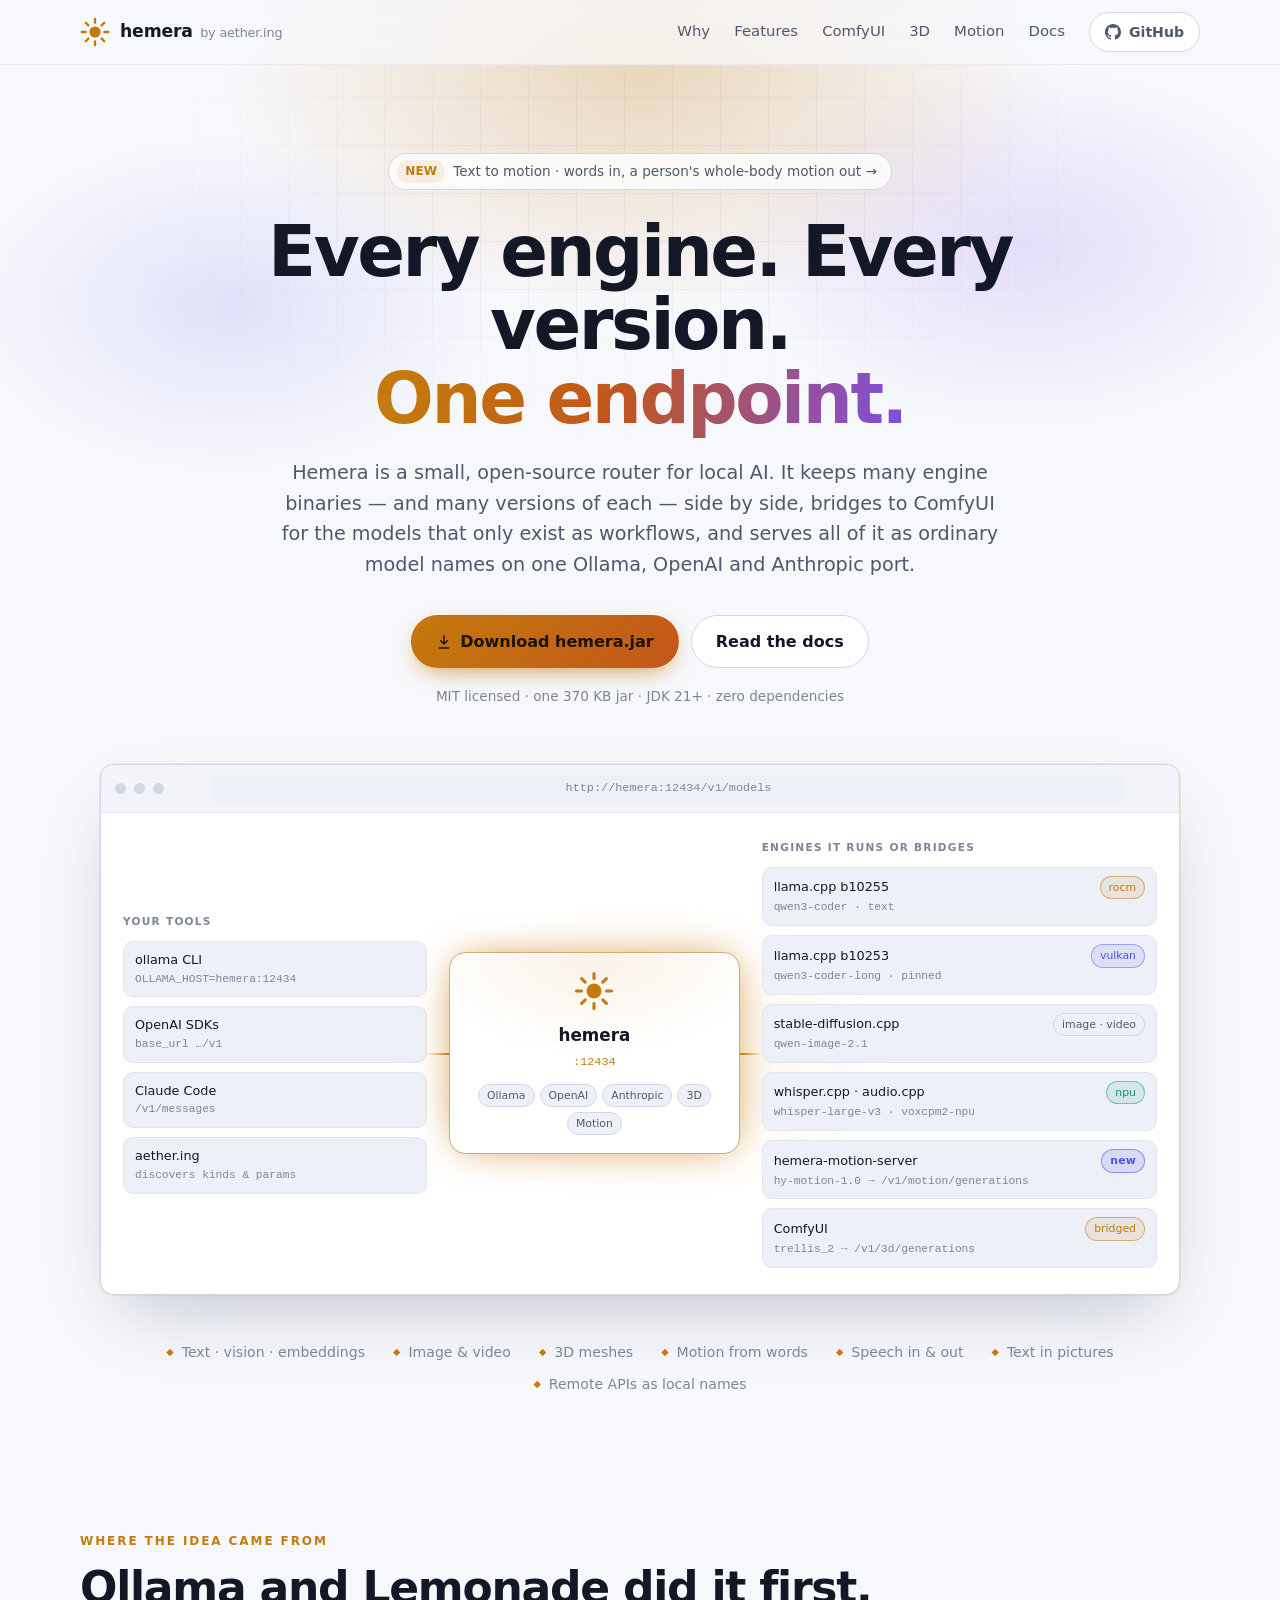
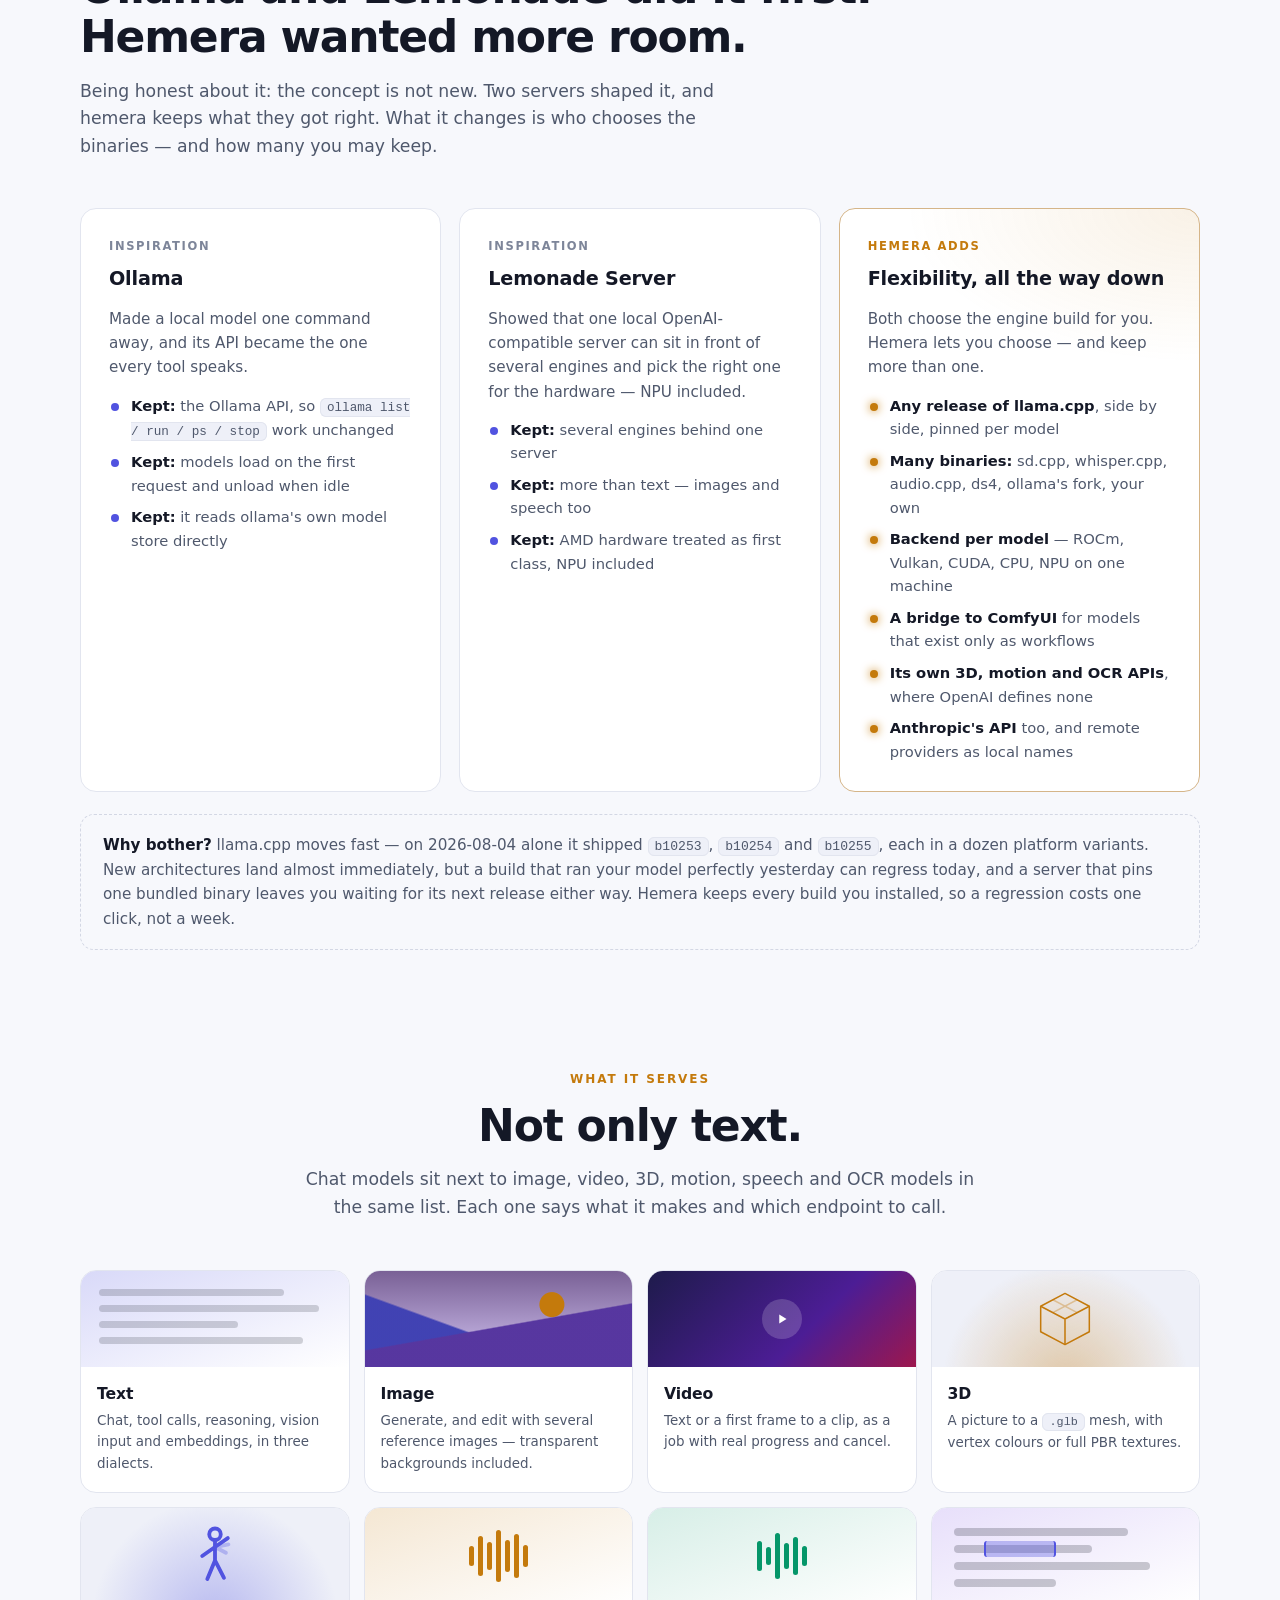
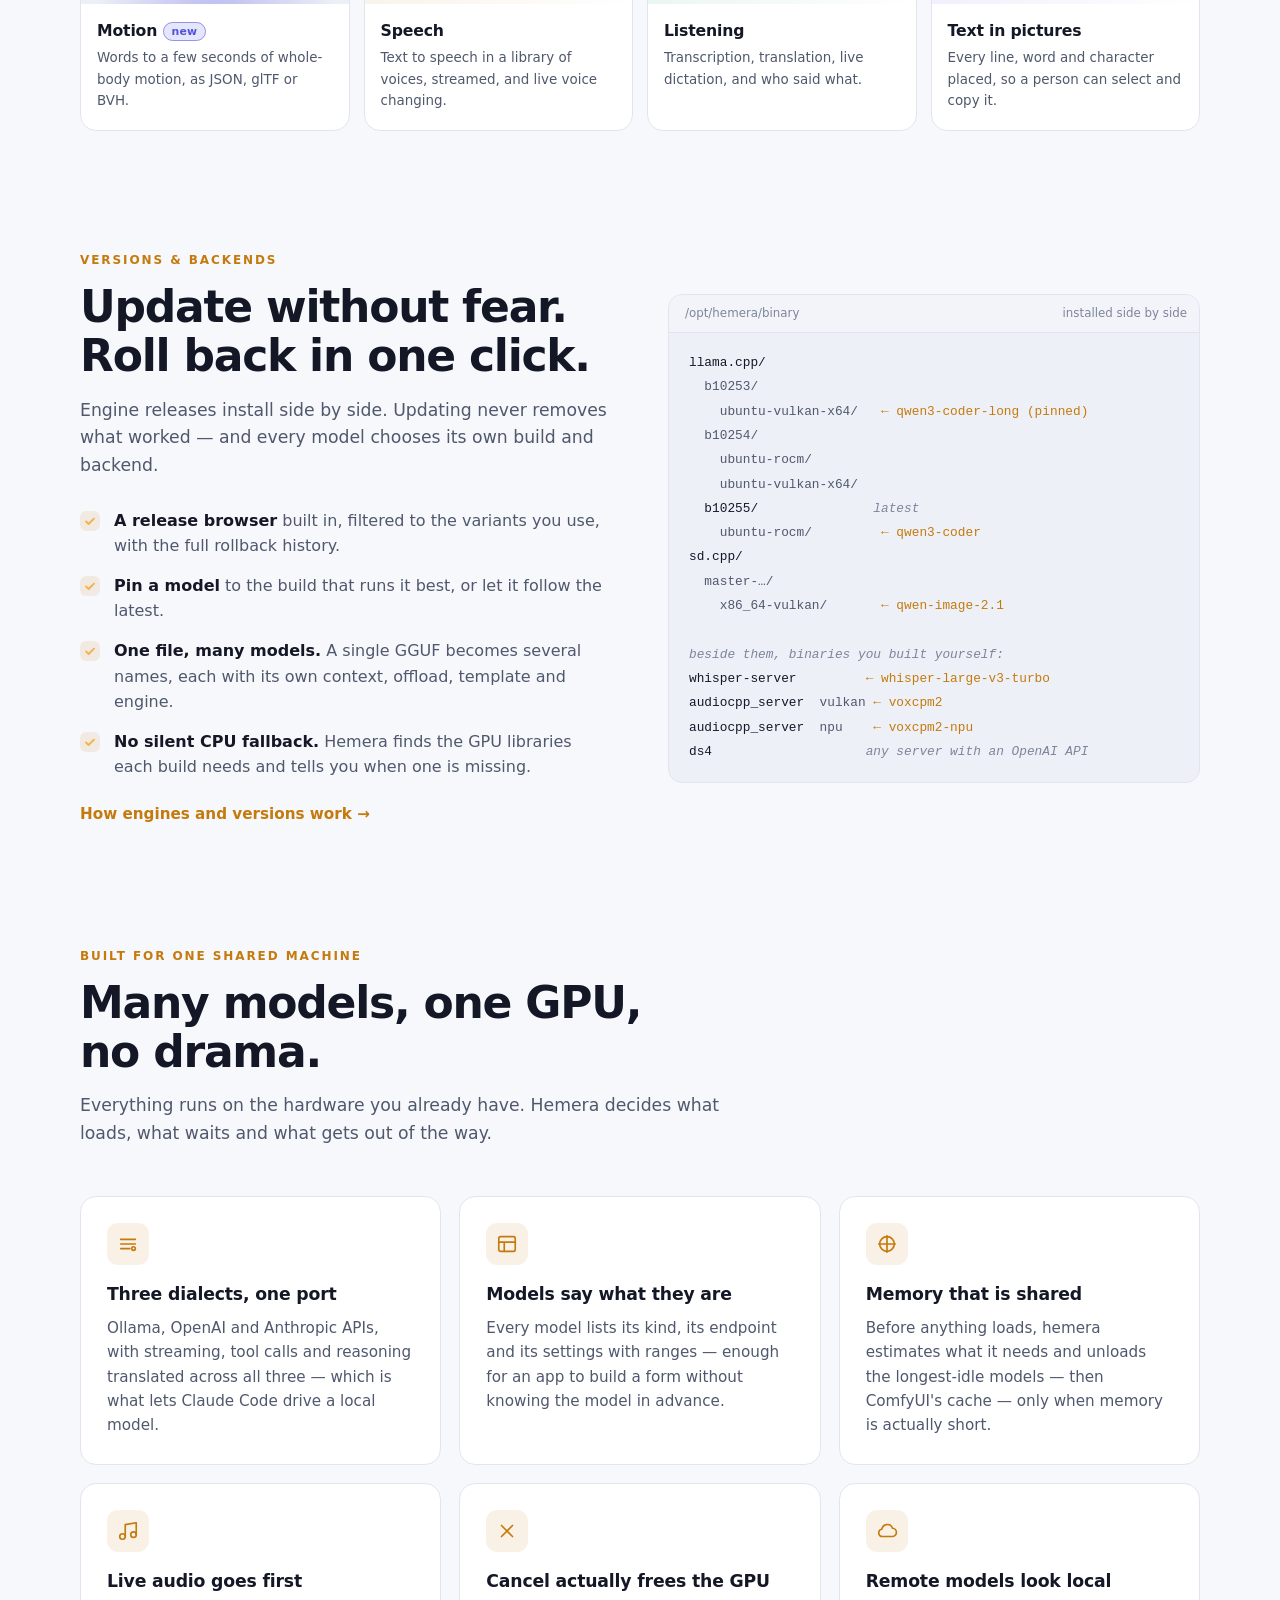
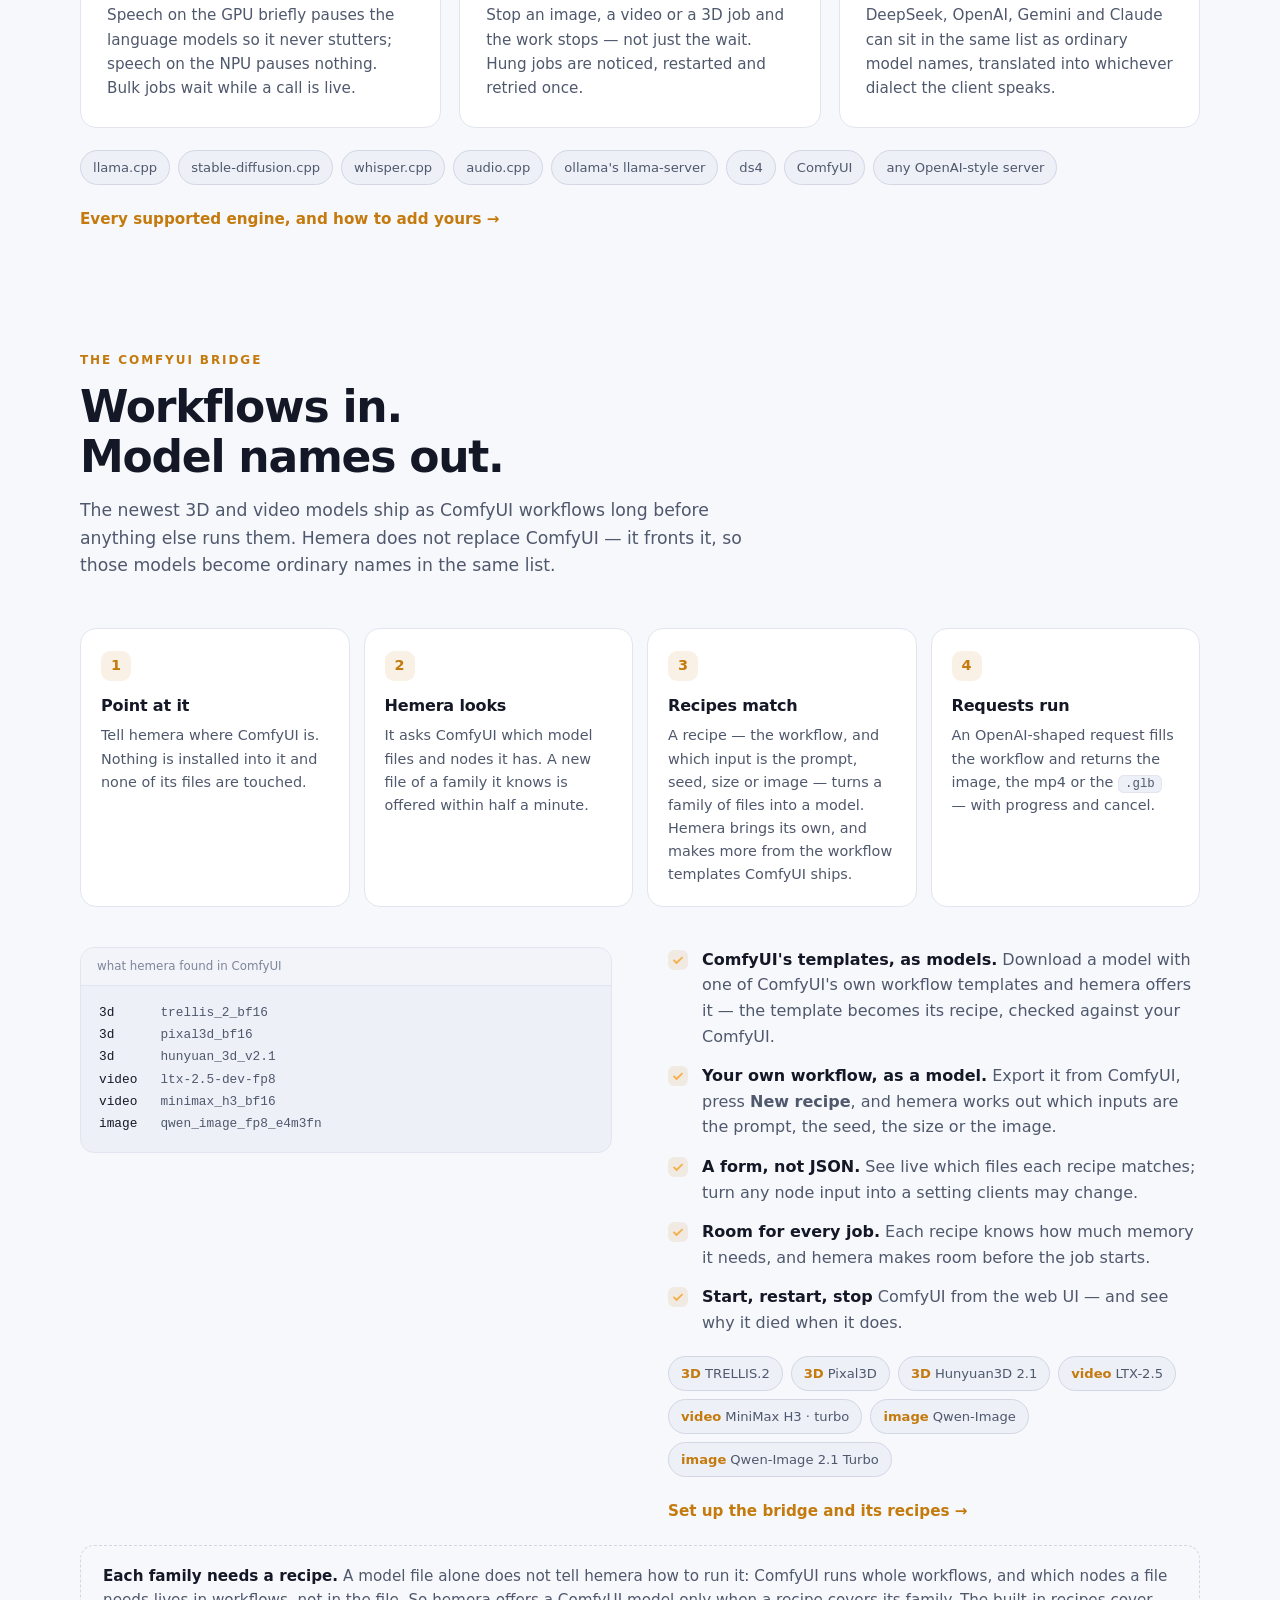
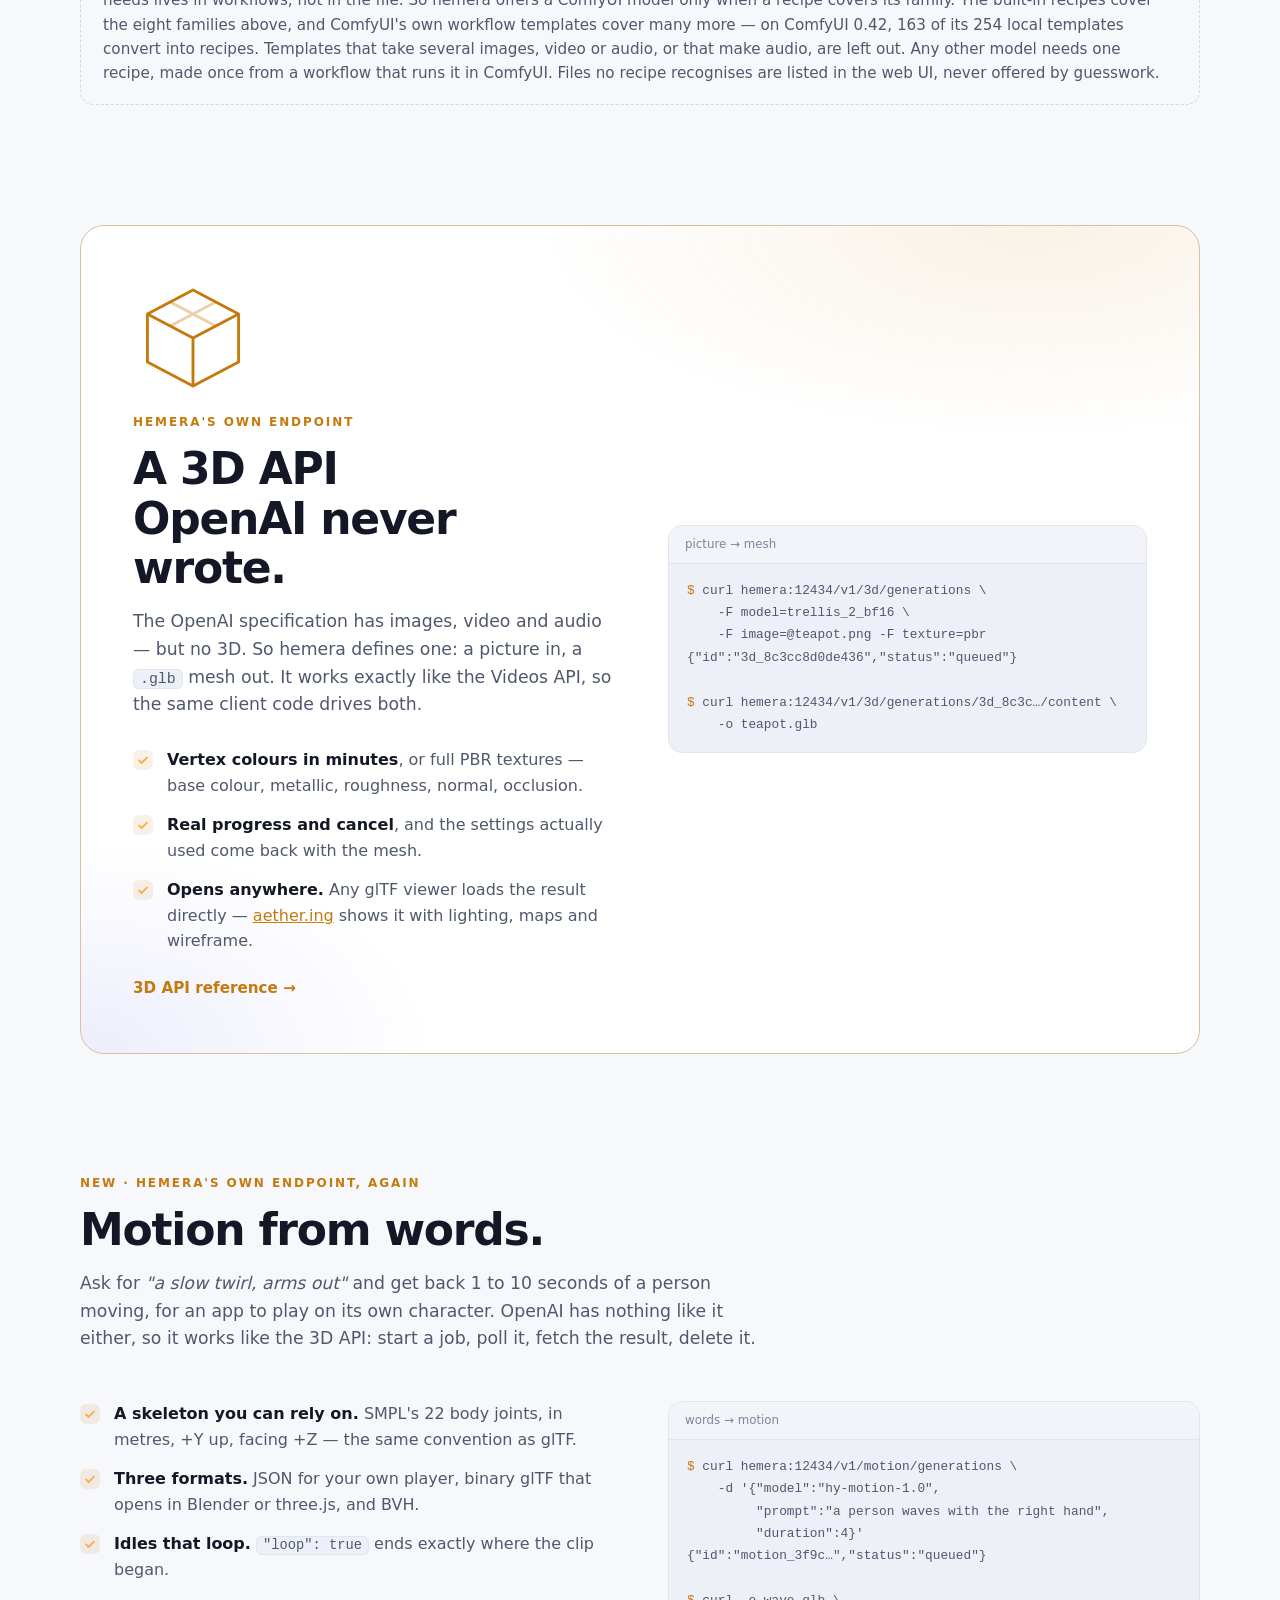
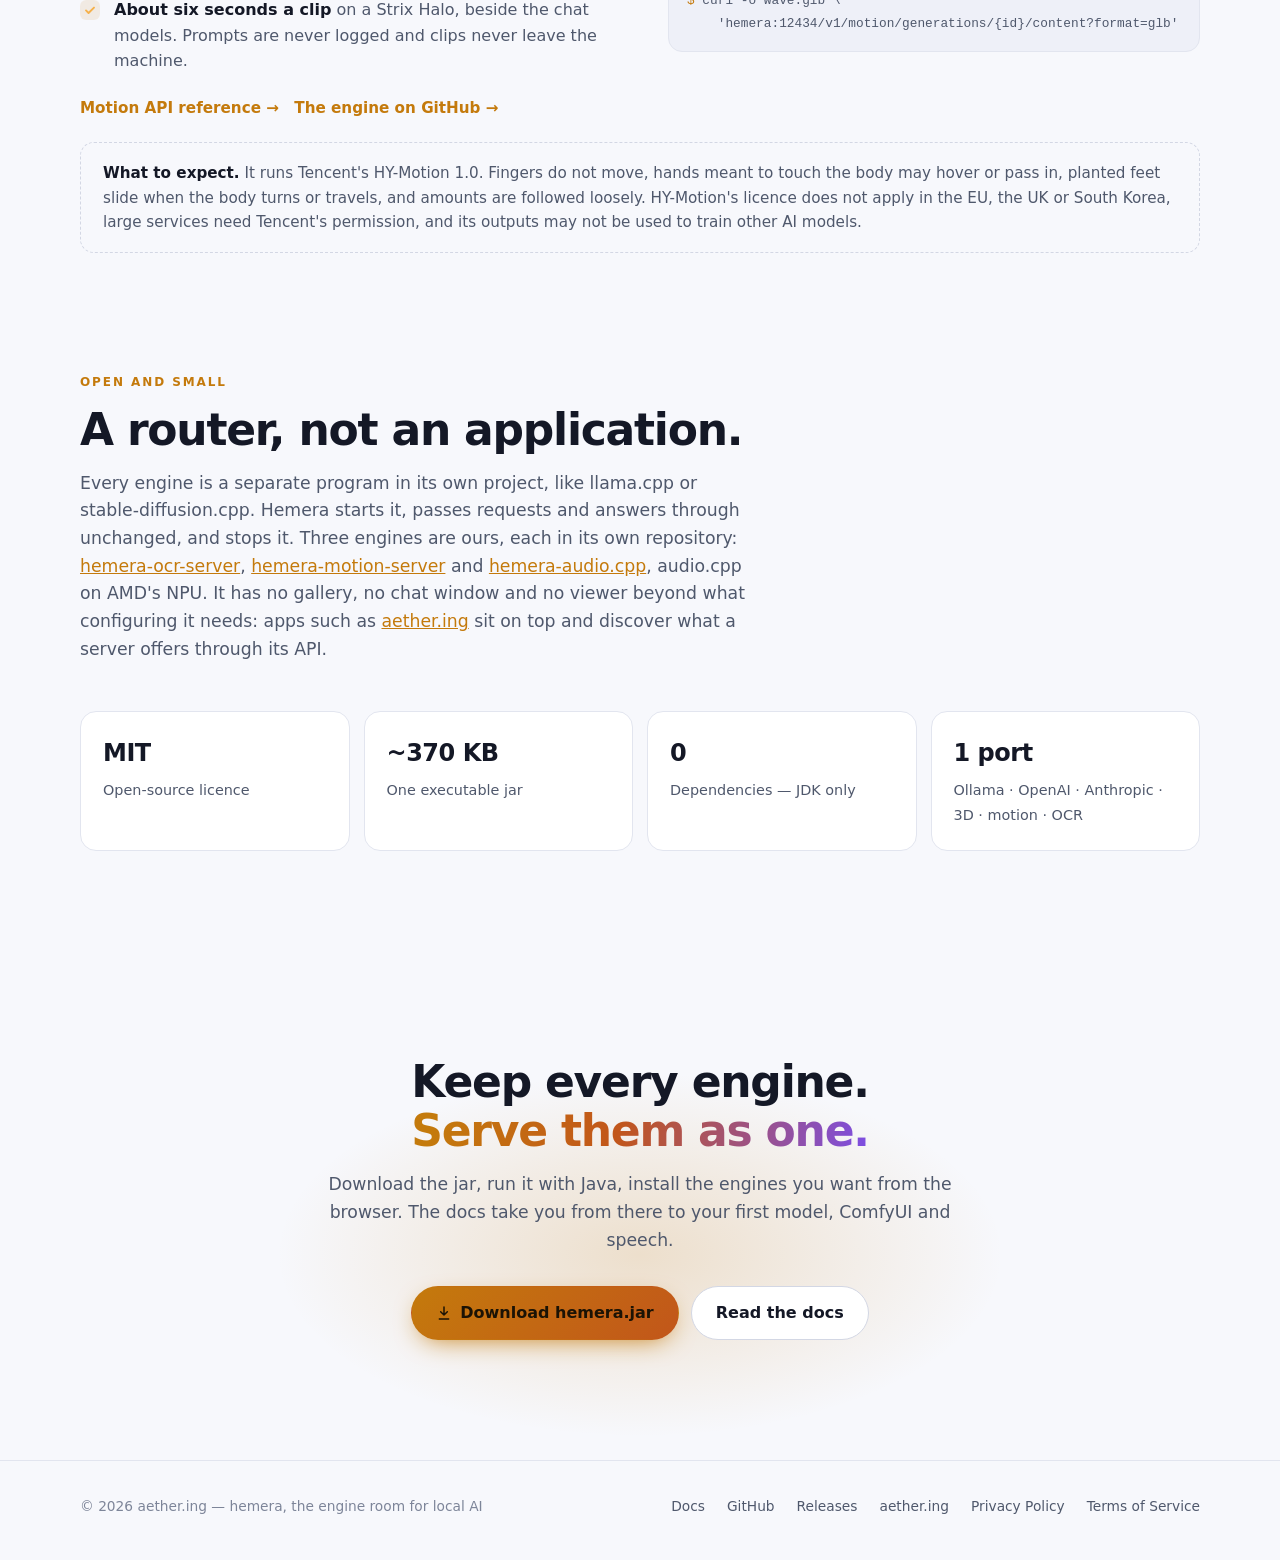
<file: site/index.html>
<!DOCTYPE html>
<html lang="en">
<head>
  <meta charset="UTF-8">
  <meta name="viewport" content="width=device-width, initial-scale=1.0">
  <title>Hemera — every engine, every version, one endpoint</title>
  <meta name="description" content="Hemera is an open-source router for local AI engines: every llama.cpp release side by side, stable-diffusion.cpp, whisper.cpp, audio.cpp and a ComfyUI bridge, behind one Ollama, OpenAI and Anthropic endpoint — with its own 3D generation API. One dependency-free jar.">
  <meta name="theme-color" content="#0b0e14">
  <meta property="og:title" content="Hemera — every engine, every version, one endpoint">
  <meta property="og:description" content="A zero-dependency router for local AI: many engine binaries and versions side by side, a ComfyUI bridge, and a 3D generation API OpenAI never wrote.">
  <meta property="og:image" content="https://aether.ing/aether.png">
  <link rel="icon" href="data:image/svg+xml,%3Csvg xmlns='http://www.w3.org/2000/svg' viewBox='0 0 64 64'%3E%3Ccircle cx='32' cy='32' r='13' fill='%23f5b14c'/%3E%3Cg stroke='%23f5b14c' stroke-width='5' stroke-linecap='round'%3E%3Cpath d='M32 4v8M32 52v8M4 32h8M52 32h8M12.2 12.2l5.7 5.7M46.1 46.1l5.7 5.7M12.2 51.8l5.7-5.7M46.1 17.9l5.7-5.7'/%3E%3C/g%3E%3C/svg%3E">
  <link rel="apple-touch-icon" href="../aether.png">
  <link rel="stylesheet" href="style.css?v=4">
</head>
<body>
<header class="nav">
  <div class="wrap">
    <a class="brand" href="./">
      <svg viewBox="0 0 64 64" xmlns="http://www.w3.org/2000/svg" fill="none" aria-hidden="true"><circle cx="32" cy="32" r="12" fill="currentColor"/><g stroke="currentColor" stroke-width="5" stroke-linecap="round"><path d="M32 4v8M32 52v8M4 32h8M52 32h8M12.2 12.2l5.7 5.7M46.1 46.1l5.7 5.7M12.2 51.8l5.7-5.7M46.1 17.9l5.7-5.7"/></g></svg>
      <span><strong>hemera</strong> <small>by aether.ing</small></span>
    </a>
    <nav class="nav-links">
      <a class="hide-sm" href="#why">Why</a>
      <a class="hide-sm" href="#features">Features</a>
      <a class="hide-sm" href="#comfyui">ComfyUI</a>
      <a class="hide-sm" href="#three">3D</a>
      <a class="hide-sm" href="#motion">Motion</a>
      <a href="docs/">Docs</a>
      <a class="btn btn-ghost" href="https://github.com/peprasetya/hemera"><svg width="16" height="16" viewBox="0 0 16 16" fill="currentColor" aria-hidden="true"><path d="M8 0C3.58 0 0 3.58 0 8c0 3.54 2.29 6.53 5.47 7.59.4.07.55-.17.55-.38 0-.19-.01-.82-.01-1.49-2.01.37-2.53-.49-2.69-.94-.09-.23-.48-.94-.82-1.13-.28-.15-.68-.52-.01-.53.63-.01 1.08.58 1.23.82.72 1.21 1.87.87 2.33.66.07-.52.28-.87.51-1.07-1.78-.2-3.64-.89-3.64-3.95 0-.87.31-1.59.82-2.15-.08-.2-.36-1.02.08-2.12 0 0 .67-.21 2.2.82.64-.18 1.32-.27 2-.27.68 0 1.36.09 2 .27 1.53-1.04 2.2-.82 2.2-.82.44 1.1.16 1.92.08 2.12.51.56.82 1.27.82 2.15 0 3.07-1.87 3.75-3.65 3.95.29.25.54.73.54 1.48 0 1.07-.01 1.93-.01 2.2 0 .21.15.46.55.38A8.01 8.01 0 0 0 16 8c0-4.42-3.58-8-8-8z"/></svg>GitHub</a>
    </nav>
  </div>
</header>

<main>
  <!-- ======================= HERO ======================= -->
  <div class="hero">
    <div class="wrap">
      <a class="pill" href="#motion"><b>NEW</b> Text to motion · words in, a person's whole-body motion out →</a>
      <h1>Every engine. Every version.<br><span class="grad">One endpoint.</span></h1>
      <p class="lede">
        Hemera is a small, open-source router for local AI. It keeps many engine binaries — and many
        versions of each — side by side, bridges to ComfyUI for the models that only exist as workflows,
        and serves all of it as ordinary model names on one Ollama, OpenAI and Anthropic port.
      </p>
      <div class="cta">
        <a class="btn btn-sun" href="https://github.com/peprasetya/hemera/releases/latest/download/hemera.jar"><svg width="16" height="16" viewBox="0 0 24 24" fill="none" stroke="currentColor" stroke-width="2.2" stroke-linecap="round" stroke-linejoin="round" aria-hidden="true"><path d="M12 3v12M7 10l5 5 5-5M5 21h14"/></svg>Download hemera.jar</a>
        <a class="btn btn-ghost" href="docs/">Read the docs</a>
      </div>
      <div class="fine">MIT licensed · one 370 KB jar · JDK 21+ · zero dependencies</div>

      <div class="stage reveal">
        <div class="window" role="img" aria-label="Clients such as the Ollama CLI, OpenAI SDKs, Claude Code and aether.ing talk to hemera on port 12434, which routes to llama.cpp builds, stable-diffusion.cpp, whisper.cpp, audio.cpp, motion and OCR engines, and ComfyUI">
          <div class="titlebar">
            <span class="dot"></span><span class="dot"></span><span class="dot"></span>
            <div class="url">http://hemera:12434/v1/models</div>
          </div>
          <div class="flow">
            <div class="col clients">
              <div class="col-label">Your tools</div>
              <div class="node">ollama CLI<small>OLLAMA_HOST=hemera:12434</small></div>
              <div class="node">OpenAI SDKs<small>base_url …/v1</small></div>
              <div class="node">Claude Code<small>/v1/messages</small></div>
              <div class="node">aether.ing<small>discovers kinds &amp; params</small></div>
            </div>
            <div class="hub-wrap">
              <div class="hub">
                <svg viewBox="0 0 64 64" xmlns="http://www.w3.org/2000/svg" fill="none" aria-hidden="true"><circle cx="32" cy="32" r="12" fill="currentColor"/><g stroke="currentColor" stroke-width="5" stroke-linecap="round"><path d="M32 4v8M32 52v8M4 32h8M52 32h8M12.2 12.2l5.7 5.7M46.1 46.1l5.7 5.7M12.2 51.8l5.7-5.7M46.1 17.9l5.7-5.7"/></g></svg>
                <b>hemera</b>
                <span class="port">:12434</span>
                <div class="dialects"><span>Ollama</span><span>OpenAI</span><span>Anthropic</span><span>3D</span><span>Motion</span></div>
              </div>
            </div>
            <div class="col engines">
              <div class="col-label">Engines it runs or bridges</div>
              <div class="node"><div class="row"><span>llama.cpp b10255</span><span class="tag sun">rocm</span></div><small>qwen3-coder · text</small></div>
              <div class="node"><div class="row"><span>llama.cpp b10253</span><span class="tag ind">vulkan</span></div><small>qwen3-coder-long · pinned</small></div>
              <div class="node"><div class="row"><span>stable-diffusion.cpp</span><span class="tag">image · video</span></div><small>qwen-image-2.1</small></div>
              <div class="node"><div class="row"><span>whisper.cpp · audio.cpp</span><span class="tag ok">npu</span></div><small>whisper-large-v3 · voxcpm2-npu</small></div>
              <div class="node"><div class="row"><span>hemera-motion-server</span><span class="tag new">new</span></div><small>hy-motion-1.0 → /v1/motion/generations</small></div>
              <div class="node"><div class="row"><span>ComfyUI</span><span class="tag sun">bridged</span></div><small>trellis_2 → /v1/3d/generations</small></div>
            </div>
          </div>
        </div>
      </div>

      <div class="strip">
        <span>Text · vision · embeddings</span><span>Image &amp; video</span><span>3D meshes</span><span>Motion from words</span><span>Speech in &amp; out</span><span>Text in pictures</span><span>Remote APIs as local names</span>
      </div>
    </div>
  </div>

  <!-- ======================= WHY / ORIGINS ======================= -->
  <section id="why">
    <div class="wrap">
      <div class="head reveal">
        <div class="eyebrow">Where the idea came from</div>
        <h2>Ollama and Lemonade did it first.<br>Hemera wanted more room.</h2>
        <p class="sub">Being honest about it: the concept is not new. Two servers shaped it, and hemera keeps what they got right. What it changes is who chooses the binaries — and how many you may keep.</p>
      </div>
      <div class="origins">
        <div class="origin reveal">
          <div class="who">Inspiration</div>
          <h3>Ollama</h3>
          <p>Made a local model one command away, and its API became the one every tool speaks.</p>
          <ul>
            <li><b>Kept:</b> the Ollama API, so <code>ollama list / run / ps / stop</code> work unchanged</li>
            <li><b>Kept:</b> models load on the first request and unload when idle</li>
            <li><b>Kept:</b> it reads ollama's own model store directly</li>
          </ul>
        </div>
        <div class="origin reveal">
          <div class="who">Inspiration</div>
          <h3>Lemonade Server</h3>
          <p>Showed that one local OpenAI-compatible server can sit in front of several engines and pick the right one for the hardware — NPU included.</p>
          <ul>
            <li><b>Kept:</b> several engines behind one server</li>
            <li><b>Kept:</b> more than text — images and speech too</li>
            <li><b>Kept:</b> AMD hardware treated as first class, NPU included</li>
          </ul>
        </div>
        <div class="origin us reveal">
          <div class="who" style="color:var(--sun)">Hemera adds</div>
          <h3>Flexibility, all the way down</h3>
          <p>Both choose the engine build for you. Hemera lets you choose — and keep more than one.</p>
          <ul>
            <li><b>Any release of llama.cpp</b>, side by side, pinned per model</li>
            <li><b>Many binaries:</b> sd.cpp, whisper.cpp, audio.cpp, ds4, ollama's fork, your own</li>
            <li><b>Backend per model</b> — ROCm, Vulkan, CUDA, CPU, NPU on one machine</li>
            <li><b>A bridge to ComfyUI</b> for models that exist only as workflows</li>
            <li><b>Its own 3D, motion and OCR APIs</b>, where OpenAI defines none</li>
            <li><b>Anthropic's API</b> too, and remote providers as local names</li>
          </ul>
        </div>
      </div>
      <div class="honest reveal">
        <b>Why bother?</b> llama.cpp moves fast — on 2026-08-04 alone it shipped <code>b10253</code>, <code>b10254</code> and <code>b10255</code>, each in a dozen platform variants. New architectures land almost immediately, but a build that ran your model perfectly yesterday can regress today, and a server that pins one bundled binary leaves you waiting for its next release either way. Hemera keeps every build you installed, so a regression costs one click, not a week.
      </div>
    </div>
  </section>

  <!-- ======================= WHAT IT SERVES ======================= -->
  <section id="features" style="padding-top:24px">
    <div class="wrap">
      <div class="head center reveal">
        <div class="eyebrow">What it serves</div>
        <h2>Not only text.</h2>
        <p class="sub">Chat models sit next to image, video, 3D, motion, speech and OCR models in the same list. Each one says what it makes and which endpoint to call.</p>
      </div>
      <div class="kinds">
        <div class="kind reveal">
          <div class="art art-text"><i style="width:80%"></i><i style="width:95%"></i><i style="width:60%"></i><i style="width:88%"></i></div>
          <div class="body"><h3>Text</h3><p>Chat, tool calls, reasoning, vision input and embeddings, in three dialects.</p></div>
        </div>
        <div class="kind reveal">
          <div class="art art-image"></div>
          <div class="body"><h3>Image</h3><p>Generate, and edit with several reference images — transparent backgrounds included.</p></div>
        </div>
        <div class="kind reveal">
          <div class="art art-video"></div>
          <div class="body"><h3>Video</h3><p>Text or a first frame to a clip, as a job with real progress and cancel.</p></div>
        </div>
        <div class="kind reveal">
          <div class="art art-3d"><svg viewBox="0 0 100 100" fill="none" stroke="currentColor" stroke-width="2.4" stroke-linejoin="round" aria-hidden="true"><path d="M50 10 88 30v40L50 90 12 70V30z"/><path d="M12 30l38 20 38-20M50 50v40"/><path d="M31 20l38 20M69 20 31 40" opacity=".35"/></svg></div>
          <div class="body"><h3>3D</h3><p>A picture to a <code>.glb</code> mesh, with vertex colours or full PBR textures.</p></div>
        </div>
        <div class="kind reveal">
          <div class="art art-motion"><svg viewBox="0 0 100 100" fill="none" stroke="currentColor" stroke-width="6" stroke-linecap="round" stroke-linejoin="round" aria-hidden="true"><circle cx="50" cy="16" r="9"/><path d="M50 27v30M50 57 38 86M50 57l14 27M50 36 30 50"/><path class="arm" d="M50 36l20-14"/><path d="M50 36l21-4M50 36l17 9" opacity=".3"/></svg></div>
          <div class="body"><h3>Motion <span class="tag new">new</span></h3><p>Words to a few seconds of whole-body motion, as JSON, glTF or BVH.</p></div>
        </div>
        <div class="kind reveal">
          <div class="art art-voice"><i style="height:20px;animation-delay:-.1s"></i><i style="height:40px;animation-delay:-.5s"></i><i style="height:28px;animation-delay:-.3s"></i><i style="height:52px;animation-delay:-.8s"></i><i style="height:32px;animation-delay:-.2s"></i><i style="height:44px;animation-delay:-.6s"></i><i style="height:22px;animation-delay:-.4s"></i></div>
          <div class="body"><h3>Speech</h3><p>Text to speech in a library of voices, streamed, and live voice changing.</p></div>
        </div>
        <div class="kind reveal">
          <div class="art art-ear"><i style="height:30px;animation-delay:-.3s"></i><i style="height:18px;animation-delay:-.7s"></i><i style="height:46px;animation-delay:-.1s"></i><i style="height:26px;animation-delay:-.5s"></i><i style="height:38px;animation-delay:-.9s"></i><i style="height:20px;animation-delay:-.2s"></i></div>
          <div class="body"><h3>Listening</h3><p>Transcription, translation, live dictation, and who said what.</p></div>
        </div>
        <div class="kind reveal">
          <div class="art art-ocr"><i style="width:78%"></i><i style="width:62%"><b style="left:22%;width:52%"></b></i><i style="width:88%"></i><i style="width:46%"></i></div>
          <div class="body"><h3>Text in pictures</h3><p>Every line, word and character placed, so a person can select and copy it.</p></div>
        </div>
      </div>
    </div>
  </section>

  <!-- ======================= VERSIONS ======================= -->
  <section id="versions" style="padding-top:24px">
    <div class="wrap split">
      <div class="reveal">
        <div class="eyebrow">Versions &amp; backends</div>
        <h2>Update without fear.<br>Roll back in one click.</h2>
        <p class="sub">Engine releases install side by side. Updating never removes what worked — and every model chooses its own build and backend.</p>
        <ul class="checks">
          <li><b>A release browser</b> built in, filtered to the variants you use, with the full rollback history.</li>
          <li><b>Pin a model</b> to the build that runs it best, or let it follow the latest.</li>
          <li><b>One file, many models.</b> A single GGUF becomes several names, each with its own context, offload, template and engine.</li>
          <li><b>No silent CPU fallback.</b> Hemera finds the GPU libraries each build needs and tells you when one is missing.</li>
        </ul>
        <a class="more" href="docs/#engines">How engines and versions work →</a>
      </div>
      <div class="term reveal">
        <div class="bar"><span>/opt/hemera/binary</span><span>installed side by side</span></div>
        <div class="tree"><span class="on">llama.cpp/</span>
  b10253/
    ubuntu-vulkan-x64/   <span class="pin">← qwen3-coder-long (pinned)</span>
  b10254/
    ubuntu-rocm/
    ubuntu-vulkan-x64/
  <span class="on">b10255/</span>               <span class="c">latest</span>
    ubuntu-rocm/         <span class="pin">← qwen3-coder</span>
<span class="on">sd.cpp/</span>
  master-…/
    x86_64-vulkan/       <span class="pin">← qwen-image-2.1</span>

<span class="c">beside them, binaries you built yourself:</span>
<span class="on">whisper-server</span>         <span class="pin">← whisper-large-v3-turbo</span>
<span class="on">audiocpp_server</span>  vulkan <span class="pin">← voxcpm2</span>
<span class="on">audiocpp_server</span>  npu    <span class="pin">← voxcpm2-npu</span>
<span class="on">ds4</span>                    <span class="c">any server with an OpenAI API</span></div>
      </div>
    </div>
  </section>

  <!-- ======================= FEATURE CARDS ======================= -->
  <section style="padding-top:24px">
    <div class="wrap">
      <div class="head reveal">
        <div class="eyebrow">Built for one shared machine</div>
        <h2>Many models, one GPU,<br>no drama.</h2>
        <p class="sub">Everything runs on the hardware you already have. Hemera decides what loads, what waits and what gets out of the way.</p>
      </div>
      <div class="grid">
        <div class="card reveal">
          <div class="ico"><svg viewBox="0 0 24 24" fill="none" stroke="currentColor" stroke-width="1.8" stroke-linecap="round" stroke-linejoin="round"><path d="M4 7h16M4 12h16M4 17h10"/><circle cx="18" cy="17" r="2"/></svg></div>
          <h3>Three dialects, one port</h3>
          <p>Ollama, OpenAI and Anthropic APIs, with streaming, tool calls and reasoning translated across all three — which is what lets Claude Code drive a local model.</p>
        </div>
        <div class="card reveal">
          <div class="ico"><svg viewBox="0 0 24 24" fill="none" stroke="currentColor" stroke-width="1.8" stroke-linecap="round" stroke-linejoin="round"><rect x="3" y="4" width="18" height="16" rx="2"/><path d="M3 10h18M9 10v10"/></svg></div>
          <h3>Models say what they are</h3>
          <p>Every model lists its kind, its endpoint and its settings with ranges — enough for an app to build a form without knowing the model in advance.</p>
        </div>
        <div class="card reveal">
          <div class="ico"><svg viewBox="0 0 24 24" fill="none" stroke="currentColor" stroke-width="1.8" stroke-linecap="round" stroke-linejoin="round"><path d="M12 3v18M3 12h18"/><circle cx="12" cy="12" r="8"/></svg></div>
          <h3>Memory that is shared</h3>
          <p>Before anything loads, hemera estimates what it needs and unloads the longest-idle models — then ComfyUI's cache — only when memory is actually short.</p>
        </div>
        <div class="card reveal">
          <div class="ico"><svg viewBox="0 0 24 24" fill="none" stroke="currentColor" stroke-width="1.8" stroke-linecap="round" stroke-linejoin="round"><path d="M9 18V5l12-2v13"/><circle cx="6" cy="18" r="3"/><circle cx="18" cy="16" r="3"/></svg></div>
          <h3>Live audio goes first</h3>
          <p>Speech on the GPU briefly pauses the language models so it never stutters; speech on the NPU pauses nothing. Bulk jobs wait while a call is live.</p>
        </div>
        <div class="card reveal">
          <div class="ico"><svg viewBox="0 0 24 24" fill="none" stroke="currentColor" stroke-width="1.8" stroke-linecap="round" stroke-linejoin="round"><path d="M6 6l12 12M18 6 6 18"/></svg></div>
          <h3>Cancel actually frees the GPU</h3>
          <p>Stop an image, a video or a 3D job and the work stops — not just the wait. Hung jobs are noticed, restarted and retried once.</p>
        </div>
        <div class="card reveal">
          <div class="ico"><svg viewBox="0 0 24 24" fill="none" stroke="currentColor" stroke-width="1.8" stroke-linecap="round" stroke-linejoin="round"><path d="M7 18a4 4 0 0 1-.6-7.95A6 6 0 0 1 18 9a4.5 4.5 0 0 1-.5 9z"/></svg></div>
          <h3>Remote models look local</h3>
          <p>DeepSeek, OpenAI, Gemini and Claude can sit in the same list as ordinary model names, translated into whichever dialect the client speaks.</p>
        </div>
      </div>
      <div class="engine-strip reveal">
        <span class="chip">llama.cpp</span><span class="chip">stable-diffusion.cpp</span><span class="chip">whisper.cpp</span><span class="chip">audio.cpp</span><span class="chip">ollama's llama-server</span><span class="chip">ds4</span><span class="chip">ComfyUI</span><span class="chip">any OpenAI-style server</span>
      </div>
      <a class="more reveal" href="docs/#engines">Every supported engine, and how to add yours →</a>
    </div>
  </section>

  <!-- ======================= COMFYUI ======================= -->
  <section id="comfyui" style="padding-top:24px">
    <div class="wrap">
      <div class="head reveal">
        <div class="eyebrow">The ComfyUI bridge</div>
        <h2>Workflows in.<br>Model names out.</h2>
        <p class="sub">The newest 3D and video models ship as ComfyUI workflows long before anything else runs them. Hemera does not replace ComfyUI — it fronts it, so those models become ordinary names in the same list.</p>
      </div>
      <div class="steps">
        <div class="step reveal"><h3>Point at it</h3><p>Tell hemera where ComfyUI is. Nothing is installed into it and none of its files are touched.</p></div>
        <div class="step reveal"><h3>Hemera looks</h3><p>It asks ComfyUI which model files and nodes it has. A new file of a family it knows is offered within half a minute.</p></div>
        <div class="step reveal"><h3>Recipes match</h3><p>A recipe — the workflow, and which input is the prompt, seed, size or image — turns a family of files into a model. Hemera brings its own, and makes more from the workflow templates ComfyUI ships.</p></div>
        <div class="step reveal"><h3>Requests run</h3><p>An OpenAI-shaped request fills the workflow and returns the image, the mp4 or the <code>.glb</code> — with progress and cancel.</p></div>
      </div>
      <div class="split" style="align-items:start">
        <div class="term reveal">
          <div class="bar"><span>what hemera found in ComfyUI</span></div>
<pre><span class="m">3d</span>      trellis_2_bf16
<span class="m">3d</span>      pixal3d_bf16
<span class="m">3d</span>      hunyuan_3d_v2.1
<span class="m">video</span>   ltx-2.5-dev-fp8
<span class="m">video</span>   minimax_h3_bf16
<span class="m">image</span>   qwen_image_fp8_e4m3fn</pre>
        </div>
        <div class="reveal">
          <ul class="checks" style="margin-top:0">
            <li><b>ComfyUI's templates, as models.</b> Download a model with one of ComfyUI's own workflow templates and hemera offers it — the template becomes its recipe, checked against your ComfyUI.</li>
            <li><b>Your own workflow, as a model.</b> Export it from ComfyUI, press <strong>New recipe</strong>, and hemera works out which inputs are the prompt, the seed, the size or the image.</li>
            <li><b>A form, not JSON.</b> See live which files each recipe matches; turn any node input into a setting clients may change.</li>
            <li><b>Room for every job.</b> Each recipe knows how much memory it needs, and hemera makes room before the job starts.</li>
            <li><b>Start, restart, stop</b> ComfyUI from the web UI — and see why it died when it does.</li>
          </ul>
          <div class="chips">
            <span class="chip"><b>3D</b>TRELLIS.2</span><span class="chip"><b>3D</b>Pixal3D</span><span class="chip"><b>3D</b>Hunyuan3D 2.1</span>
            <span class="chip"><b>video</b>LTX-2.5</span><span class="chip"><b>video</b>MiniMax H3 · turbo</span>
            <span class="chip"><b>image</b>Qwen-Image</span><span class="chip"><b>image</b>Qwen-Image 2.1 Turbo</span>
          </div>
          <a class="more" href="docs/#recipes">Set up the bridge and its recipes →</a>
        </div>
      </div>
      <div class="honest reveal">
        <b>Each family needs a recipe.</b> A model file alone does not tell hemera how to run it: ComfyUI runs whole workflows, and which nodes a file needs lives in workflows, not in the file. So hemera offers a ComfyUI model only when a recipe covers its family. The built-in recipes cover the eight families above, and ComfyUI's own workflow templates cover many more — on ComfyUI 0.42, 163 of its 254 local templates convert into recipes. Templates that take several images, video or audio, or that make audio, are left out. Any other model needs one recipe, made once from a workflow that runs it in ComfyUI. Files no recipe recognises are listed in the web UI, never offered by guesswork.
      </div>
    </div>
  </section>

  <!-- ======================= 3D ======================= -->
  <section id="three" style="padding-top:24px">
    <div class="wrap">
      <div class="three reveal">
        <div class="split" style="align-items:center">
          <div>
            <svg class="mesh" viewBox="0 0 100 100" fill="none" stroke="currentColor" stroke-width="2.4" stroke-linejoin="round" aria-hidden="true"><path d="M50 10 88 30v40L50 90 12 70V30z"/><path d="M12 30l38 20 38-20M50 50v40"/><path d="M31 20l38 20M69 20 31 40" opacity=".35"/></svg>
            <div class="eyebrow">hemera's own endpoint</div>
            <h2>A 3D API<br>OpenAI never wrote.</h2>
            <p class="sub">The OpenAI specification has images, video and audio — but no 3D. So hemera defines one: a picture in, a <code>.glb</code> mesh out. It works exactly like the Videos API, so the same client code drives both.</p>
            <ul class="checks">
              <li><b>Vertex colours in minutes</b>, or full PBR textures — base colour, metallic, roughness, normal, occlusion.</li>
              <li><b>Real progress and cancel</b>, and the settings actually used come back with the mesh.</li>
              <li><b>Opens anywhere.</b> Any glTF viewer loads the result directly — <a href="https://aether.ing" style="color:var(--sun)">aether.ing</a> shows it with lighting, maps and wireframe.</li>
            </ul>
            <a class="more" href="docs/#three">3D API reference →</a>
          </div>
          <div class="term">
            <div class="bar"><span>picture → mesh</span></div>
<pre><span class="p">$ </span>curl hemera:12434/v1/3d/generations \
    -F model=trellis_2_bf16 \
    -F image=@teapot.png -F texture=pbr
{"id":"3d_8c3cc8d0de436","status":"queued"}

<span class="p">$ </span>curl hemera:12434/v1/3d/generations/3d_8c3c…/content \
    -o teapot.glb</pre>
          </div>
        </div>
      </div>
    </div>
  </section>

  <!-- ======================= MOTION ======================= -->
  <section id="motion" style="padding-top:24px">
    <div class="wrap">
      <div class="head reveal">
        <div class="eyebrow">New · hemera's own endpoint, again</div>
        <h2>Motion from words.</h2>
        <p class="sub">Ask for <i>"a slow twirl, arms out"</i> and get back 1 to 10 seconds of a person moving, for an app to play on its own character. OpenAI has nothing like it either, so it works like the 3D API: start a job, poll it, fetch the result, delete it.</p>
      </div>
      <div class="split" style="align-items:start">
        <div class="reveal">
          <ul class="checks" style="margin-top:0">
            <li><b>A skeleton you can rely on.</b> SMPL's 22 body joints, in metres, +Y up, facing +Z — the same convention as glTF.</li>
            <li><b>Three formats.</b> JSON for your own player, binary glTF that opens in Blender or three.js, and BVH.</li>
            <li><b>Idles that loop.</b> <code>"loop": true</code> ends exactly where the clip began.</li>
            <li><b>About six seconds a clip</b> on a Strix Halo, beside the chat models. Prompts are never logged and clips never leave the machine.</li>
          </ul>
          <a class="more" href="docs/#motion">Motion API reference →</a> &nbsp; <a class="more" href="https://github.com/peprasetya/hemera-motion-server">The engine on GitHub →</a>
        </div>
        <div class="term reveal">
          <div class="bar"><span>words → motion</span></div>
<pre><span class="p">$ </span>curl hemera:12434/v1/motion/generations \
    -d '{"model":"hy-motion-1.0",
         "prompt":"a person waves with the right hand",
         "duration":4}'
{"id":"motion_3f9c…","status":"queued"}

<span class="p">$ </span>curl -o wave.glb \
    'hemera:12434/v1/motion/generations/{id}/content?format=glb'</pre>
        </div>
      </div>
      <div class="honest reveal">
        <b>What to expect.</b> It runs Tencent's HY-Motion 1.0. Fingers do not move, hands meant to touch the body may hover or pass in, planted feet slide when the body turns or travels, and amounts are followed loosely. HY-Motion's licence does not apply in the EU, the UK or South Korea, large services need Tencent's permission, and its outputs may not be used to train other AI models.
      </div>
    </div>
  </section>

  <!-- ======================= OPEN ======================= -->
  <section style="padding-top:24px">
    <div class="wrap">
      <div class="head reveal">
        <div class="eyebrow">Open and small</div>
        <h2>A router, not an application.</h2>
        <p class="sub">Every engine is a separate program in its own project, like llama.cpp or stable-diffusion.cpp. Hemera starts it, passes requests and answers through unchanged, and stops it. Three engines are ours, each in its own repository: <a href="https://github.com/peprasetya/hemera-ocr-server">hemera-ocr-server</a>, <a href="https://github.com/peprasetya/hemera-motion-server">hemera-motion-server</a> and <a href="https://github.com/peprasetya/hemera-audio.cpp">hemera-audio.cpp</a>, audio.cpp on AMD's NPU. It has no gallery, no chat window and no viewer beyond what configuring it needs: apps such as <a href="https://aether.ing">aether.ing</a> sit on top and discover what a server offers through its API.</p>
      </div>
      <div class="stack">
        <div class="stat reveal"><b>MIT</b><span>Open-source licence</span></div>
        <div class="stat reveal"><b>~370 KB</b><span>One executable jar</span></div>
        <div class="stat reveal"><b>0</b><span>Dependencies — JDK only</span></div>
        <div class="stat reveal"><b>1 port</b><span>Ollama · OpenAI · Anthropic · 3D · motion · OCR</span></div>
      </div>
    </div>
  </section>

  <div class="final">
    <div class="wrap reveal">
      <h2>Keep every engine.<br><span class="grad">Serve them as one.</span></h2>
      <p class="sub" style="margin:0 auto 32px">Download the jar, run it with Java, install the engines you want from the browser. The docs take you from there to your first model, ComfyUI and speech.</p>
      <div class="cta" style="margin:0">
        <a class="btn btn-sun" href="https://github.com/peprasetya/hemera/releases/latest/download/hemera.jar"><svg width="16" height="16" viewBox="0 0 24 24" fill="none" stroke="currentColor" stroke-width="2.2" stroke-linecap="round" stroke-linejoin="round" aria-hidden="true"><path d="M12 3v12M7 10l5 5 5-5M5 21h14"/></svg>Download hemera.jar</a>
        <a class="btn btn-ghost" href="docs/">Read the docs</a>
      </div>
    </div>
  </div>
</main>

<footer>
  <div class="wrap">
    <div>© <span id="year">2026</span> aether.ing — hemera, the engine room for local AI</div>
    <nav>
      <a href="docs/">Docs</a>
      <a href="https://github.com/peprasetya/hemera">GitHub</a>
      <a href="https://github.com/peprasetya/hemera/releases">Releases</a>
      <a href="https://aether.ing/">aether.ing</a>
      <a href="../privacy.html">Privacy Policy</a>
      <a href="../tos.html">Terms of Service</a>
    </nav>
  </div>
</footer>

<script>
  document.getElementById('year').textContent = new Date().getFullYear();
  (function ()
  {
    var items = document.querySelectorAll('.reveal');
    if (!('IntersectionObserver' in window))
    {
      for (var i = 0; i < items.length; i++) items[i].classList.add('in');
      return;
    }
    var io = new IntersectionObserver(function (entries)
    {
      entries.forEach(function (e)
      {
        if (!e.isIntersecting) return;
        e.target.classList.add('in');
        io.unobserve(e.target);
      });
    }, { rootMargin: '0px 0px -8% 0px' });
    for (var j = 0; j < items.length; j++) io.observe(items[j]);
  })();
</script>
</body>
</html>
</file>
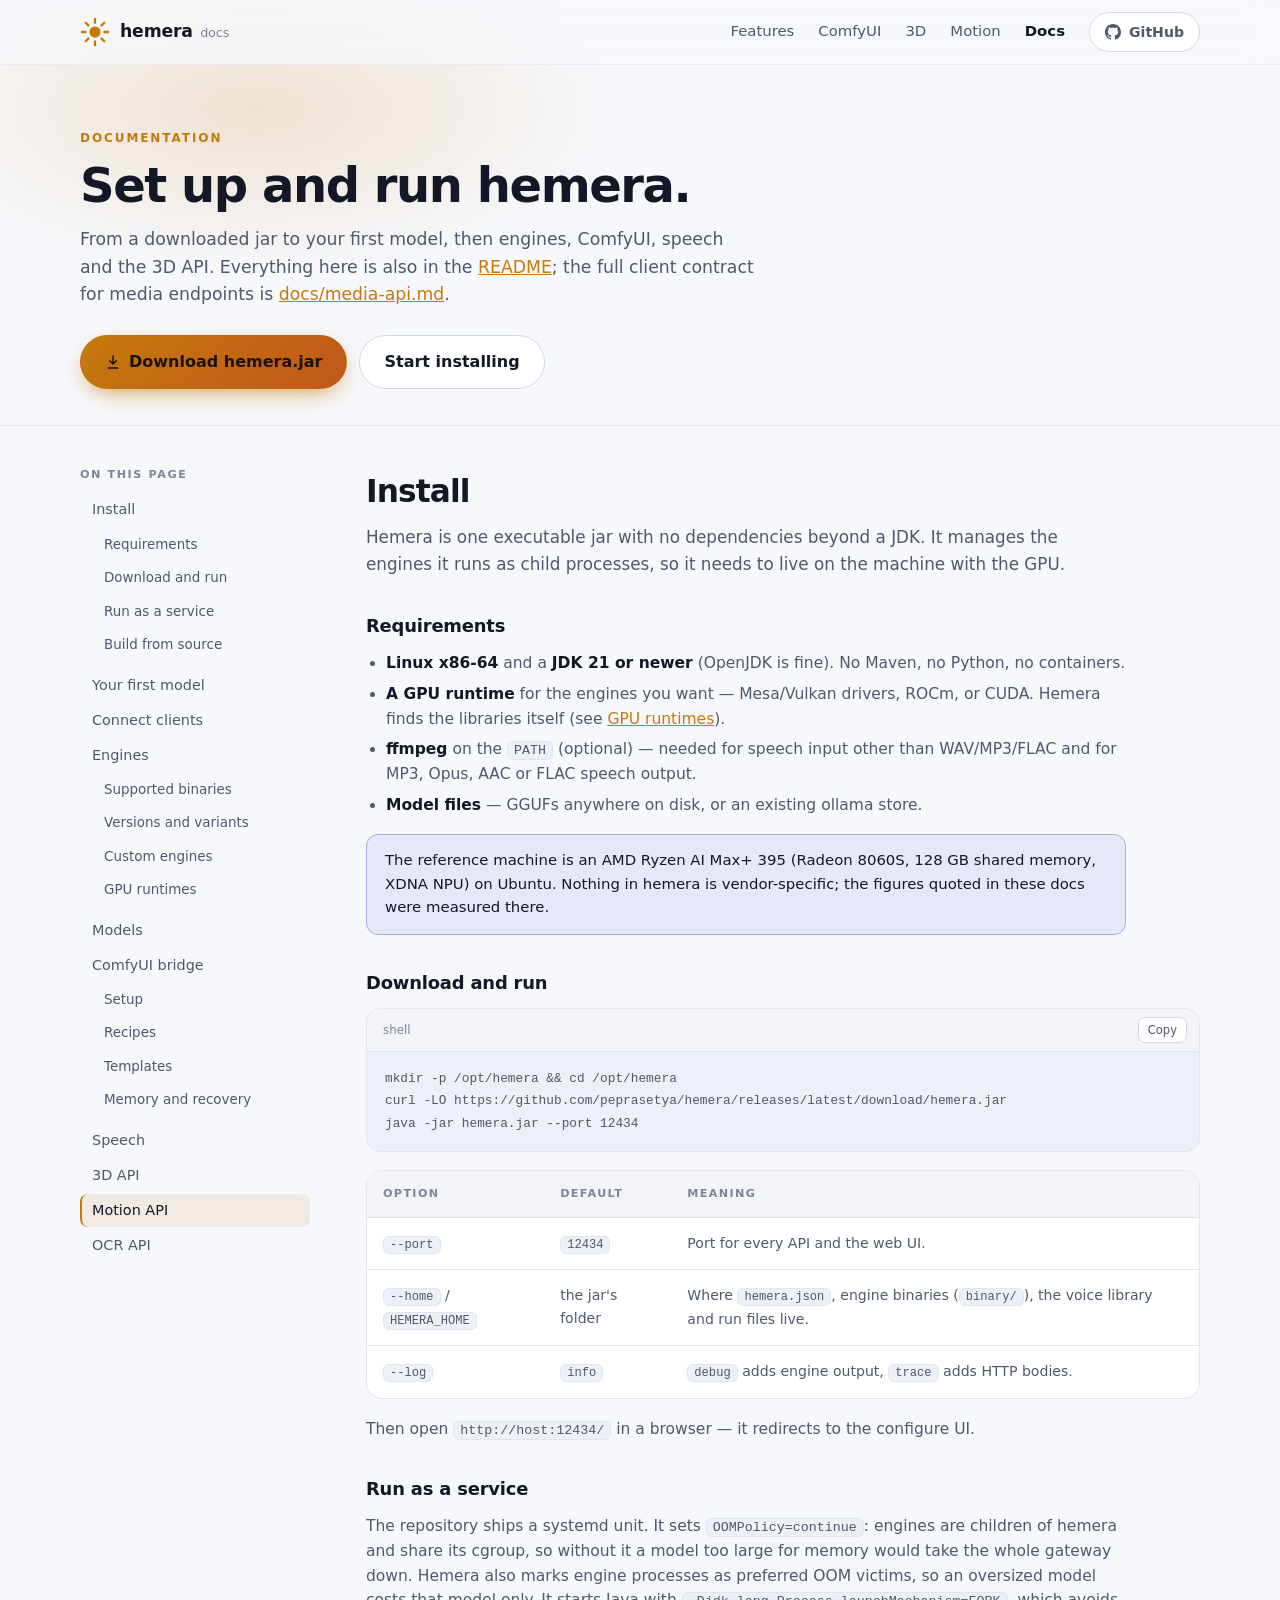
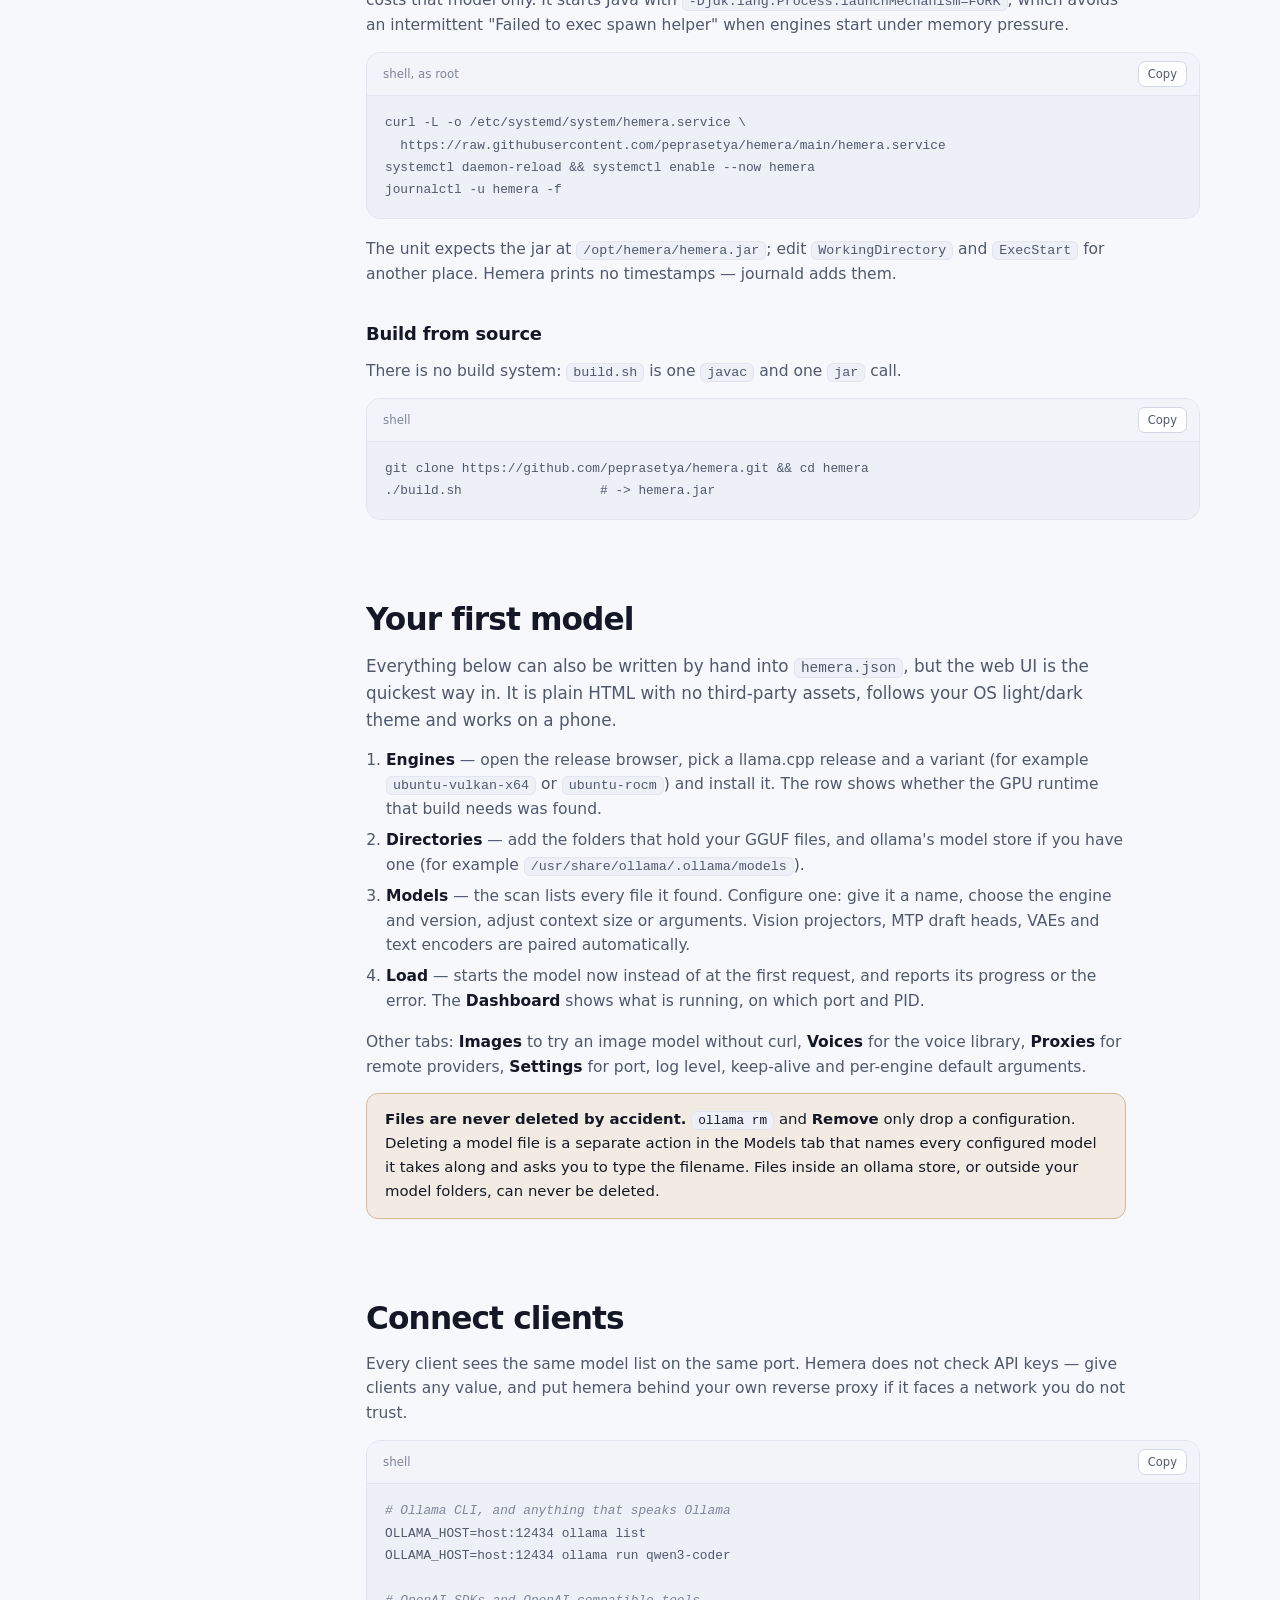
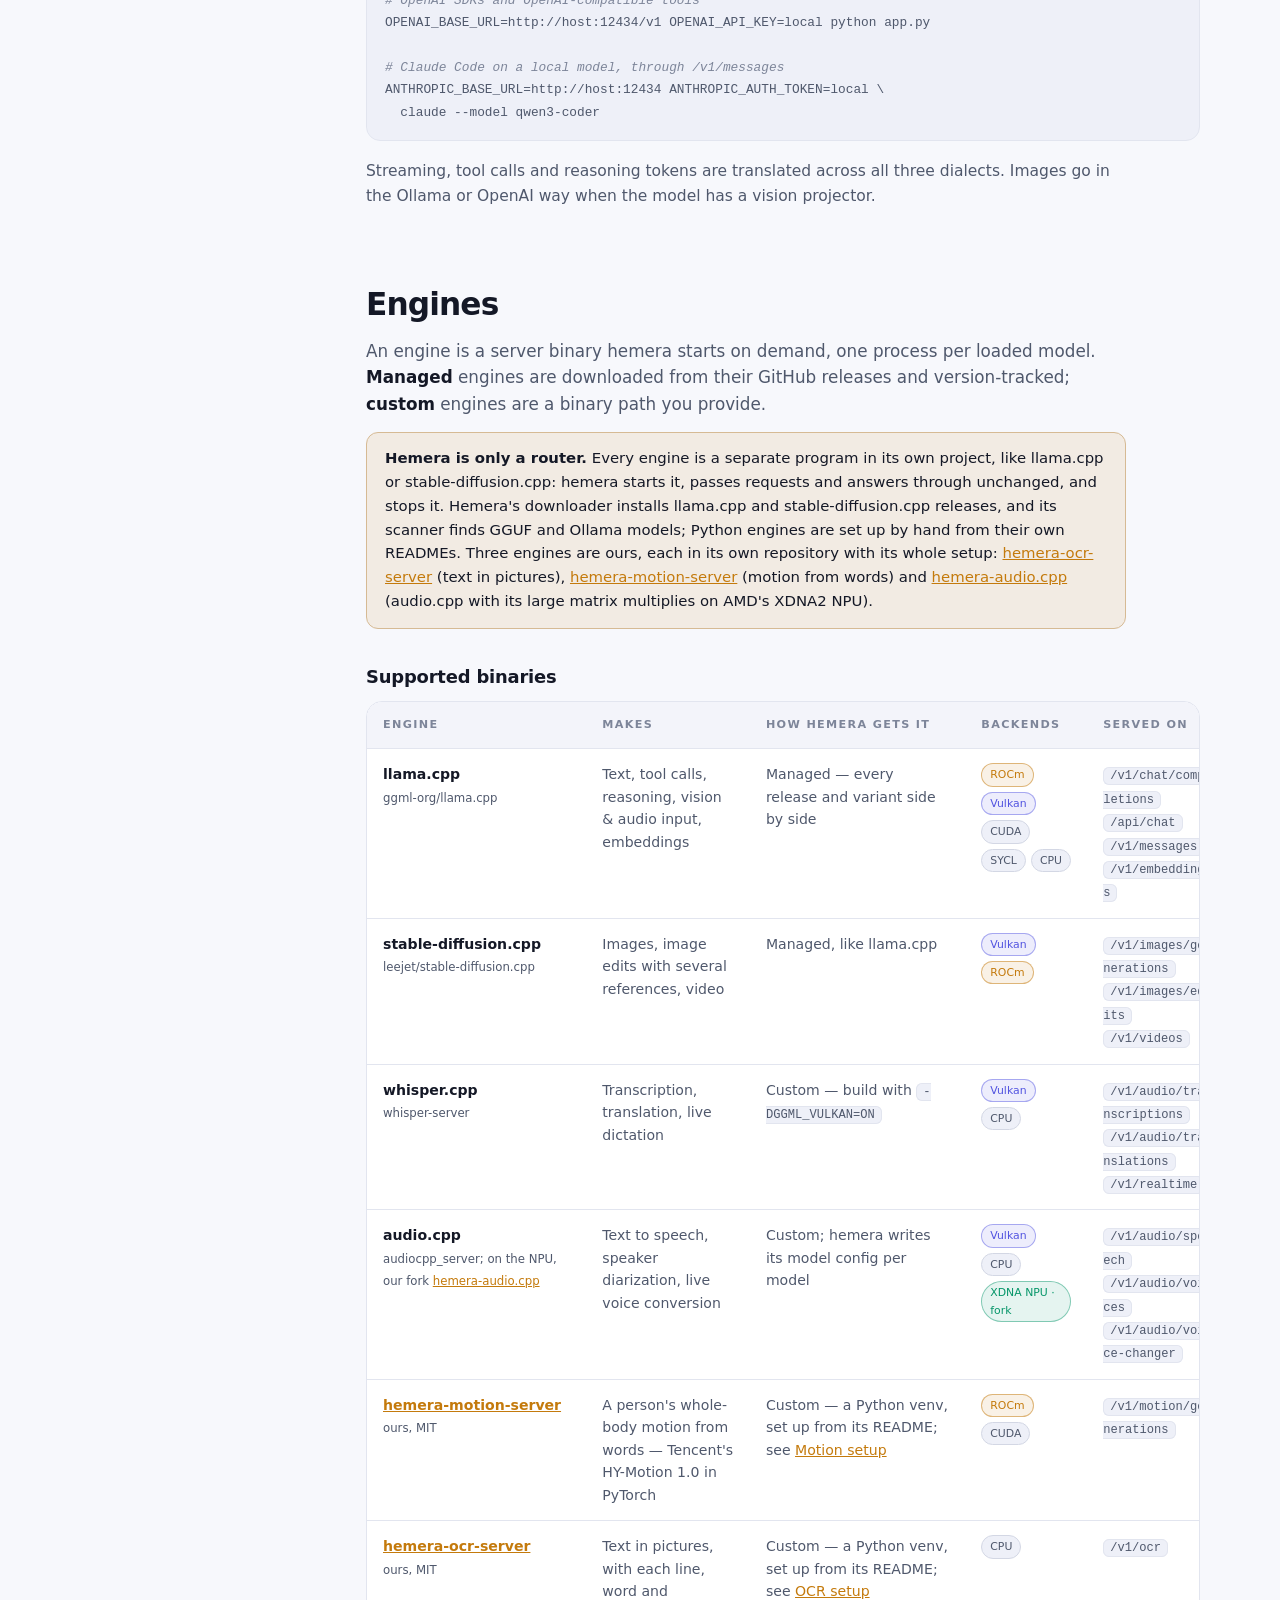
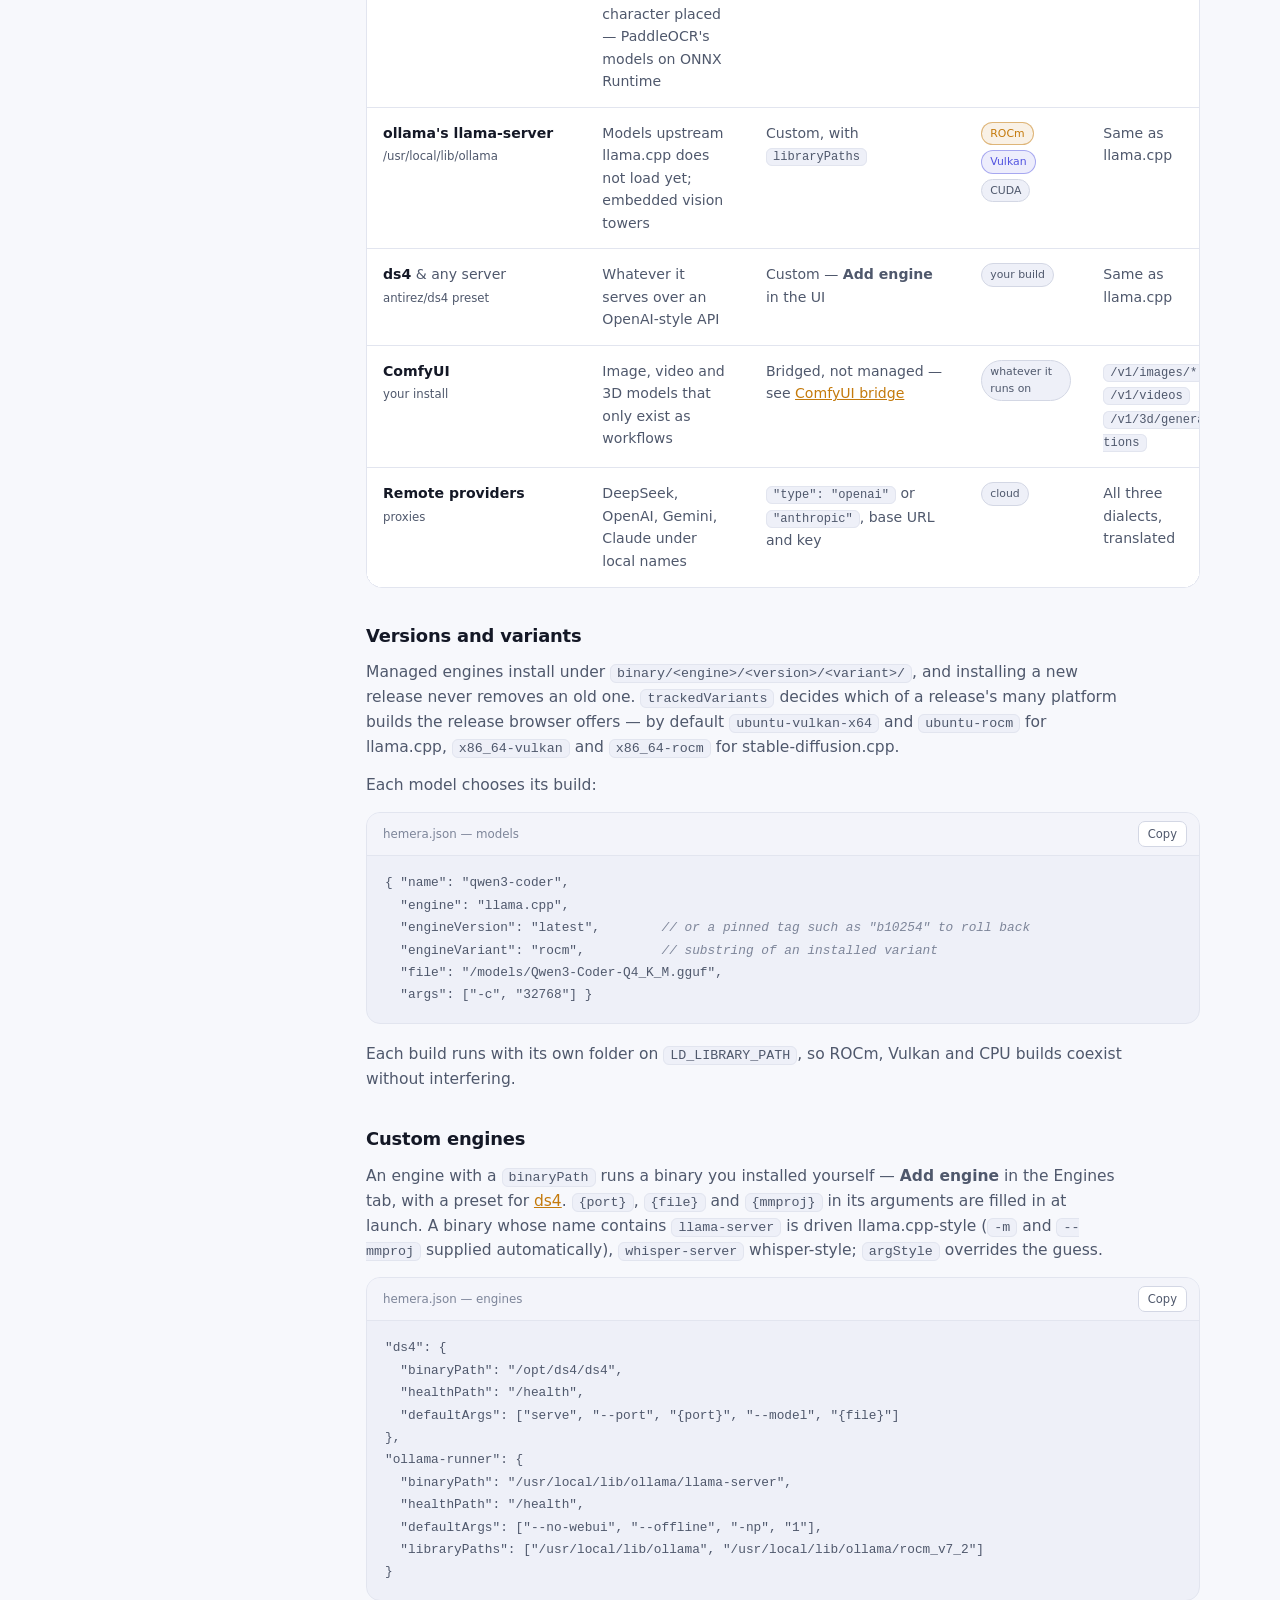
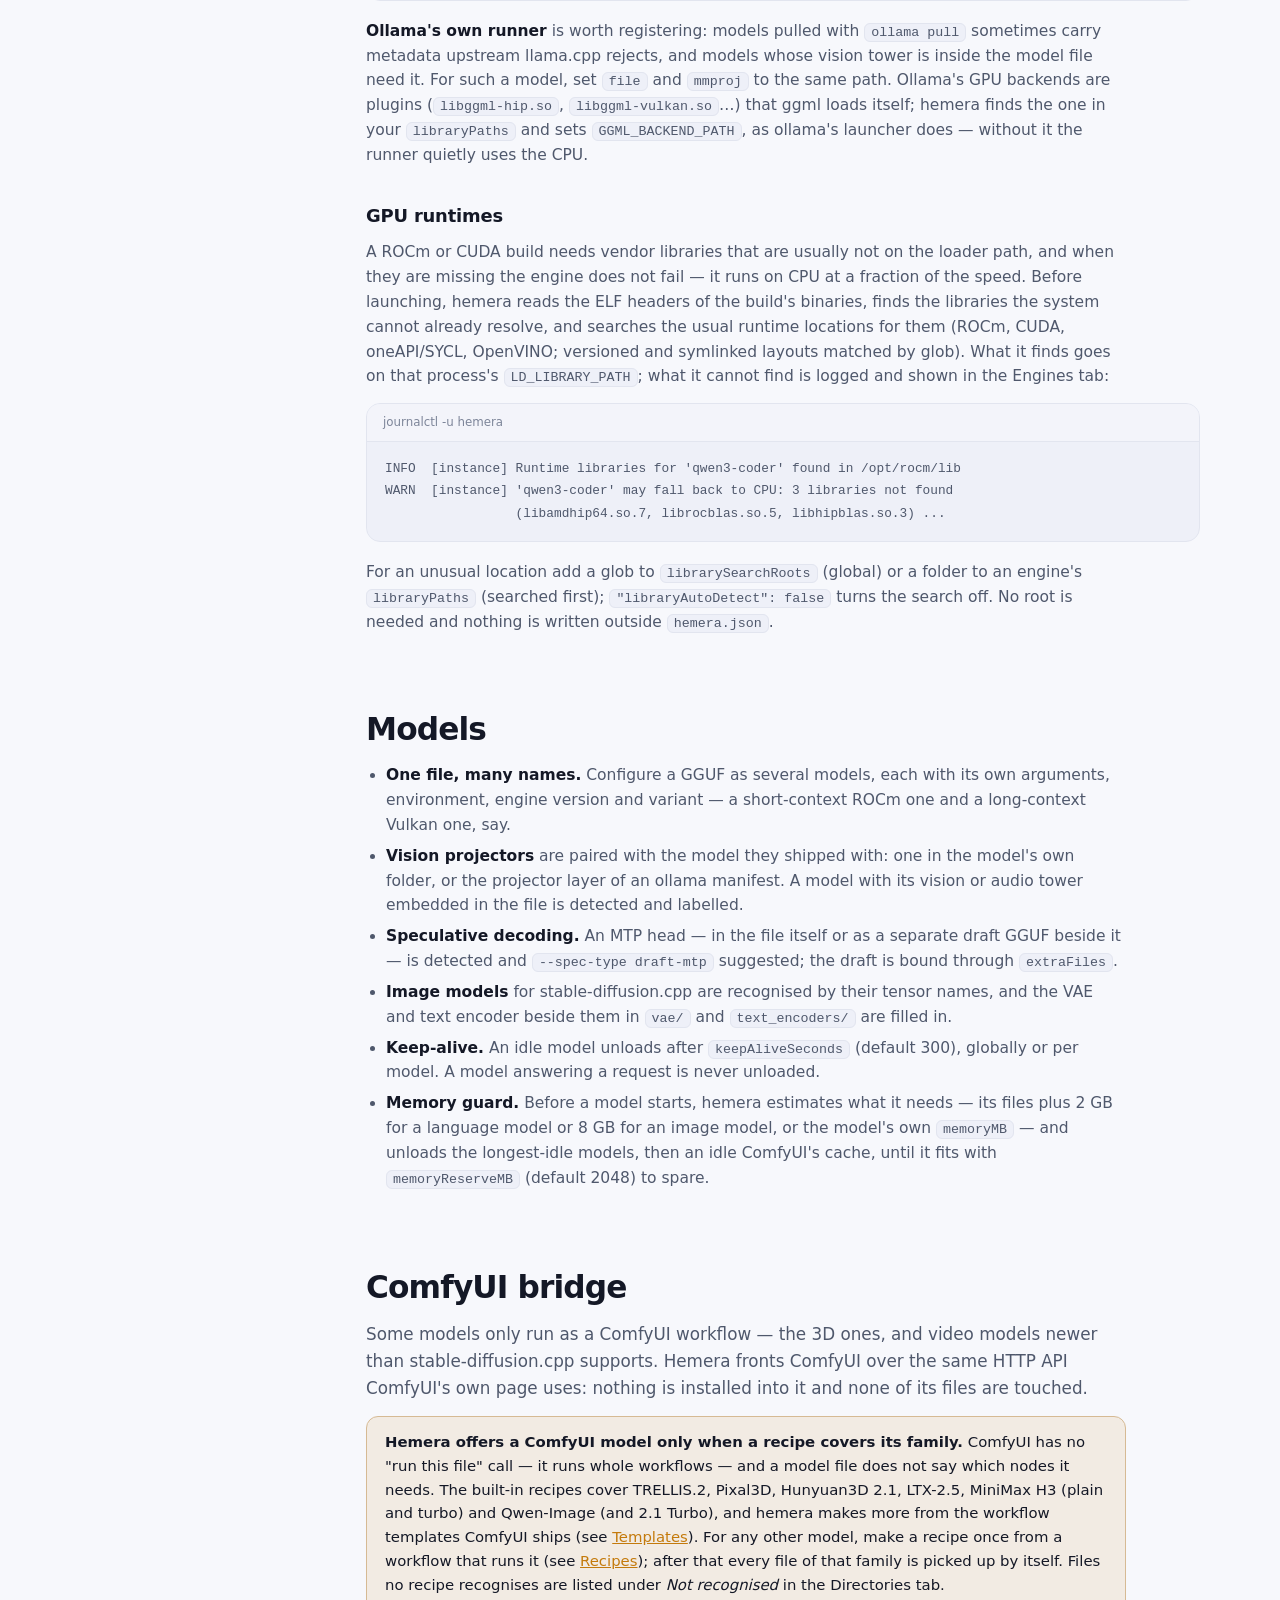
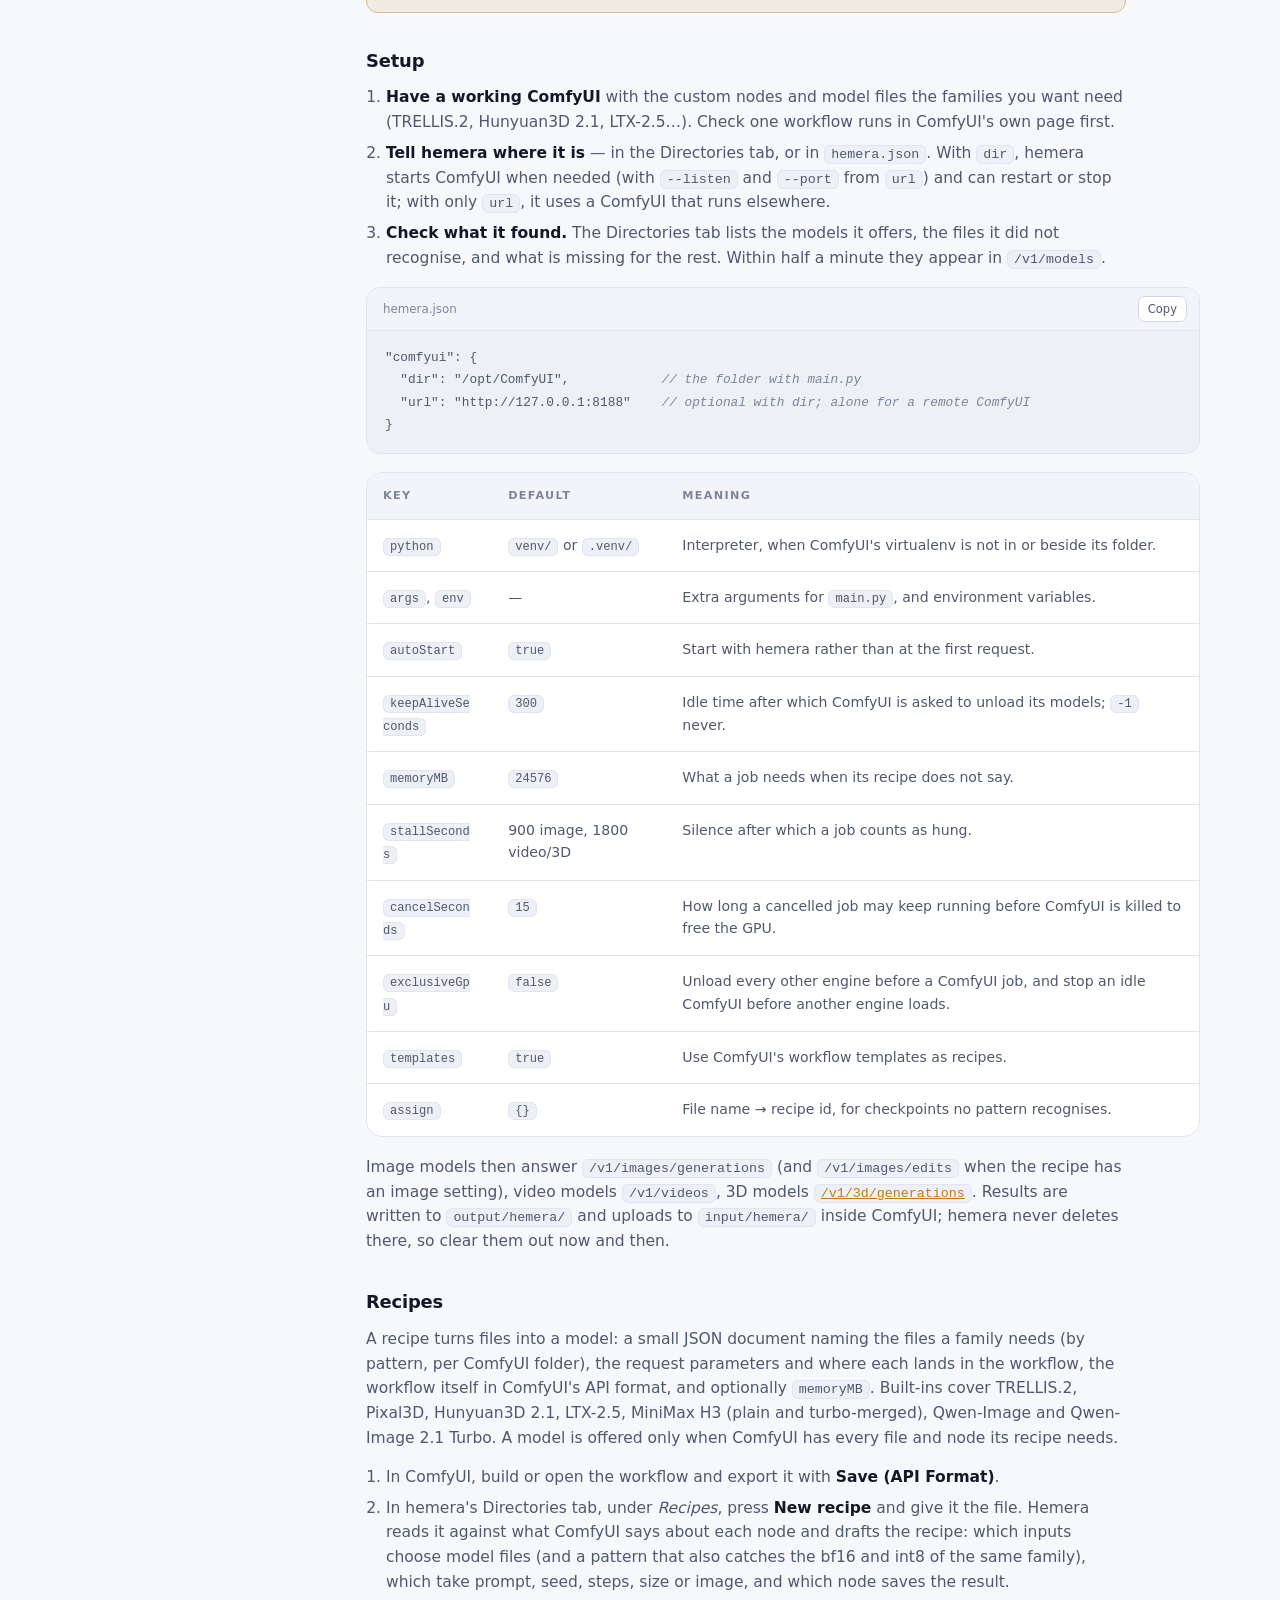
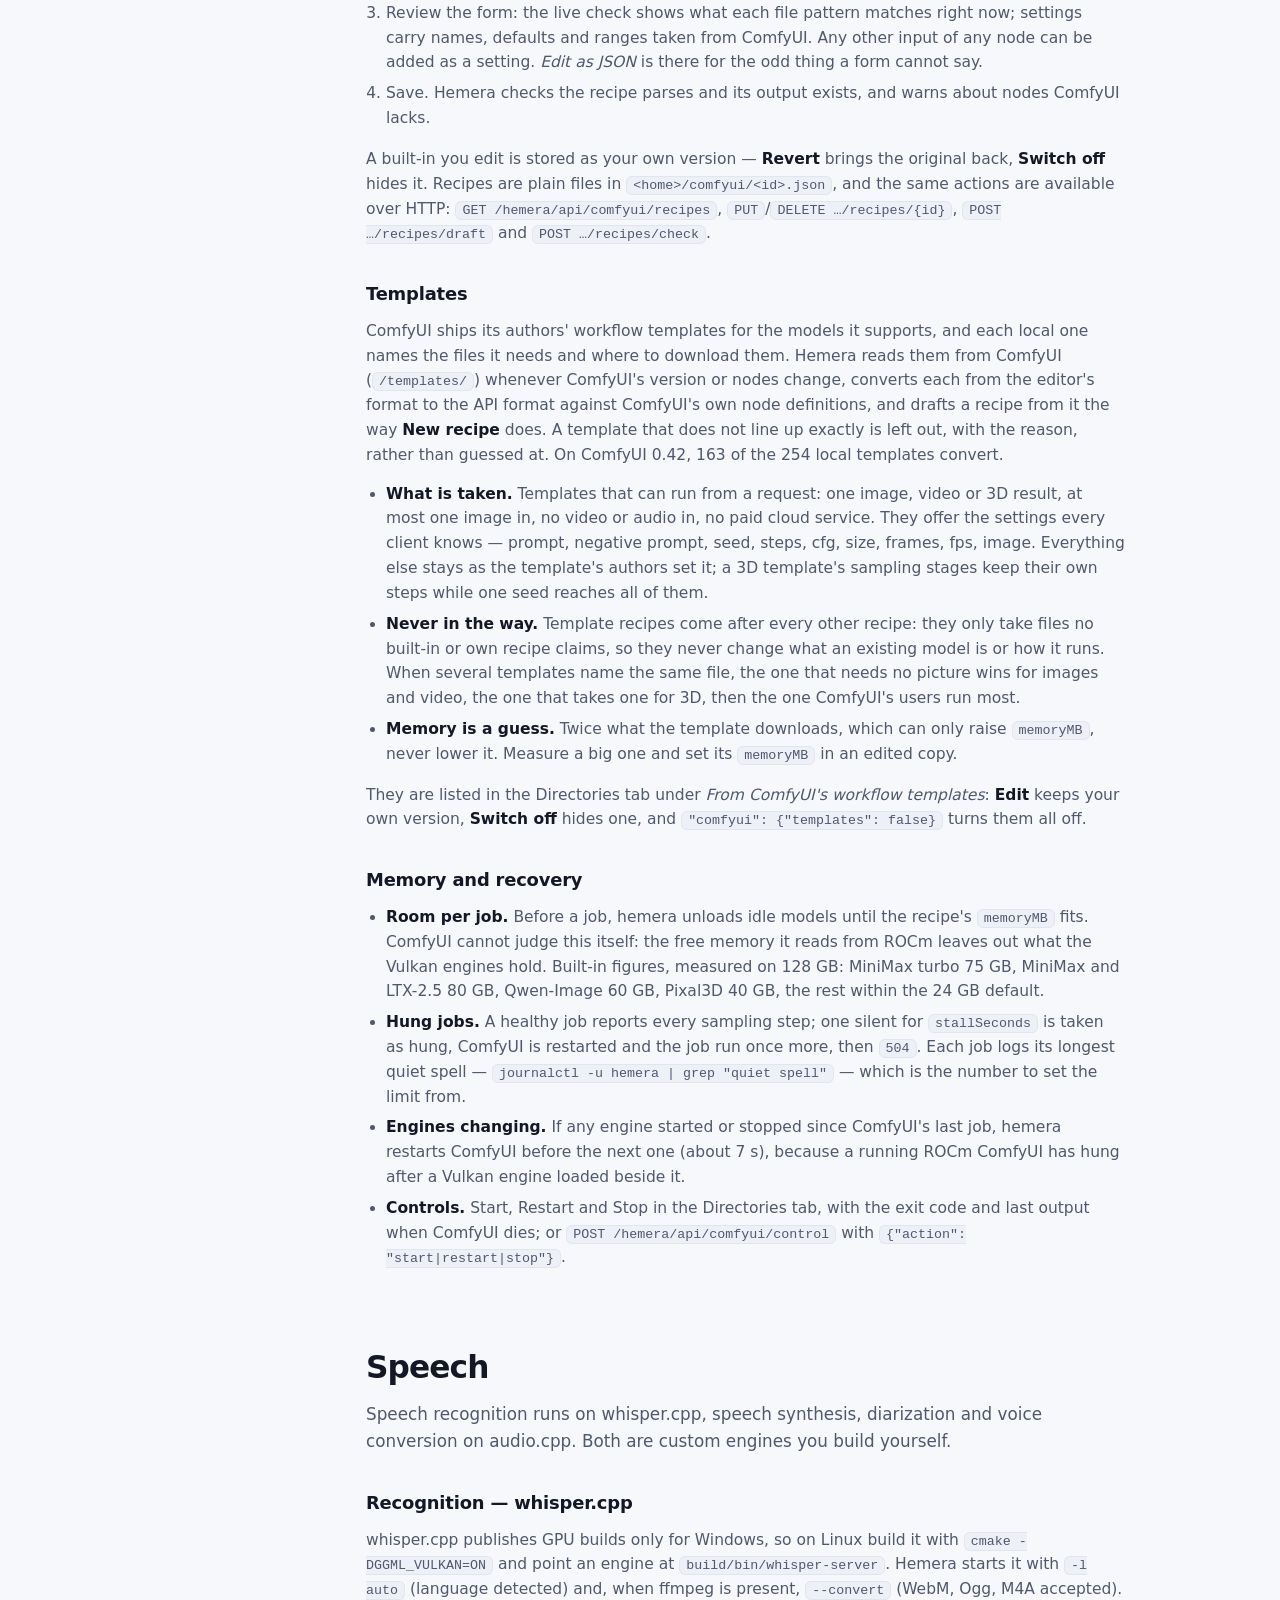
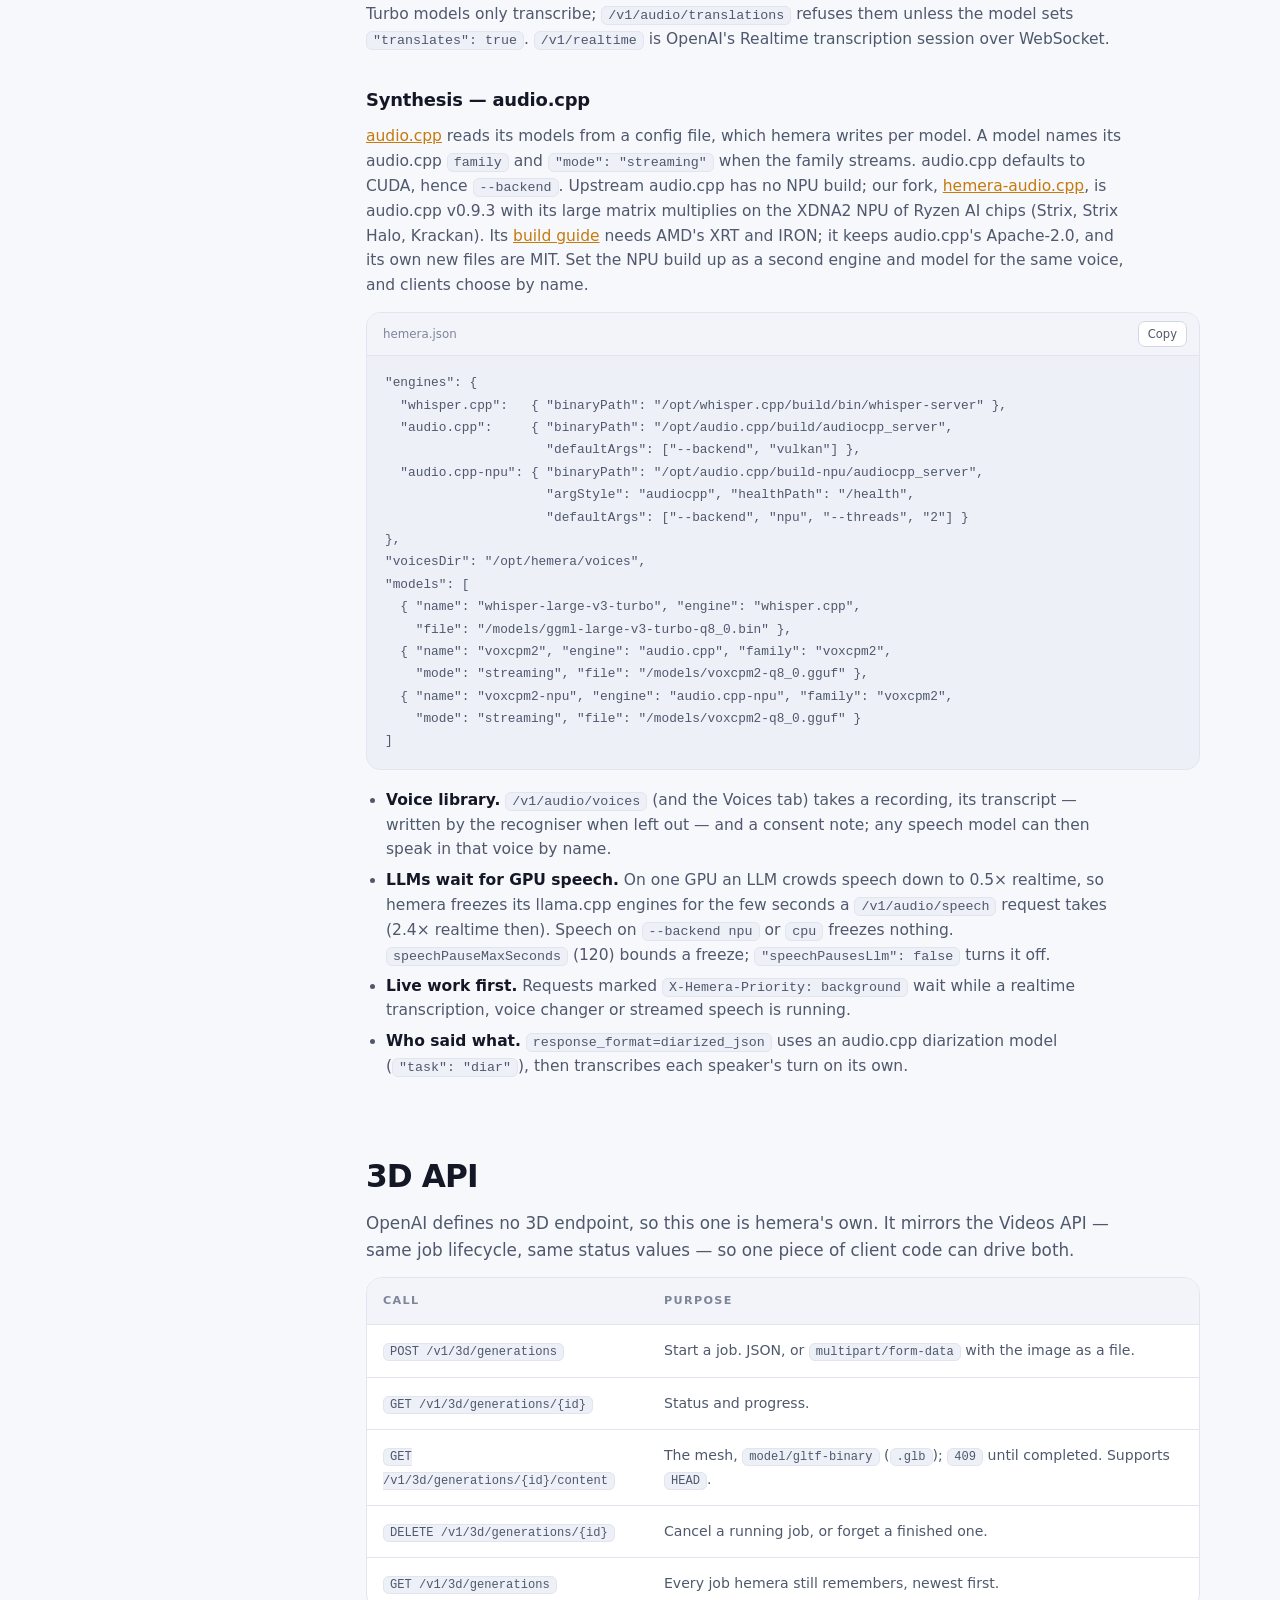
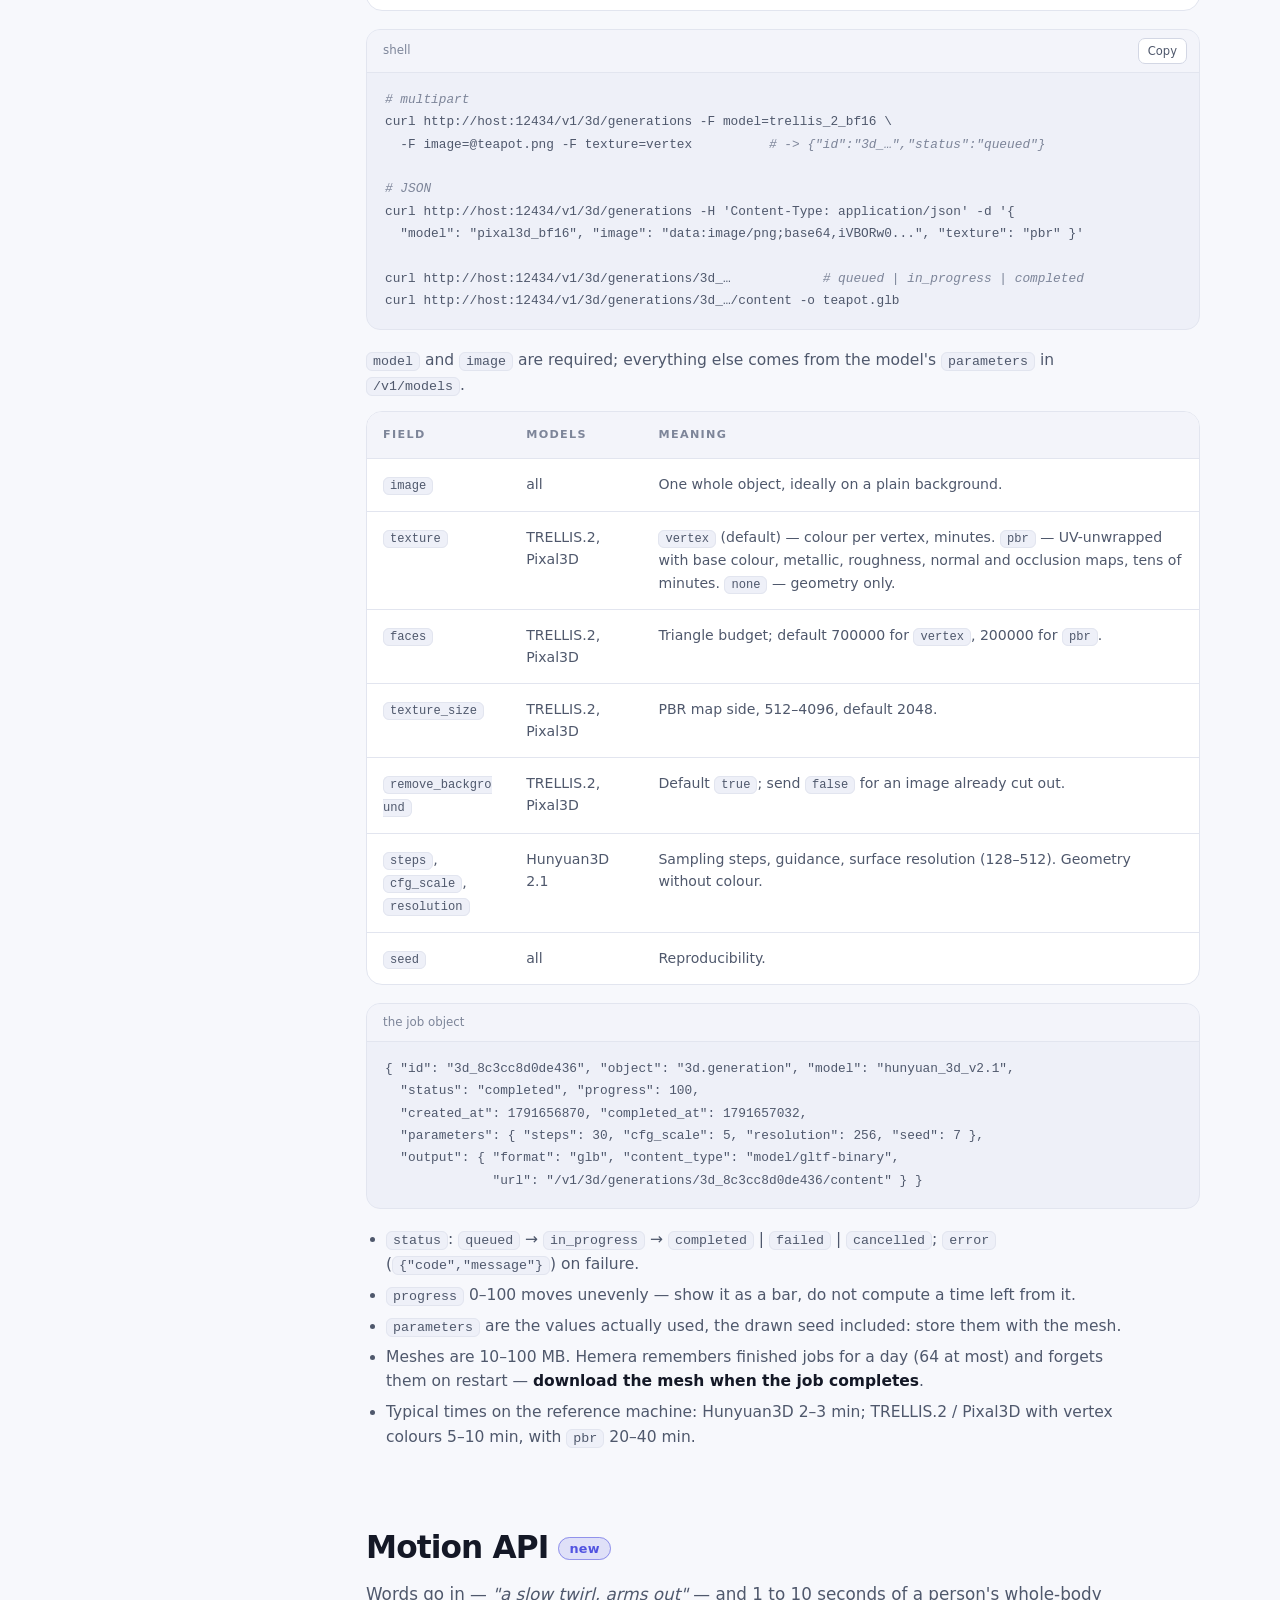
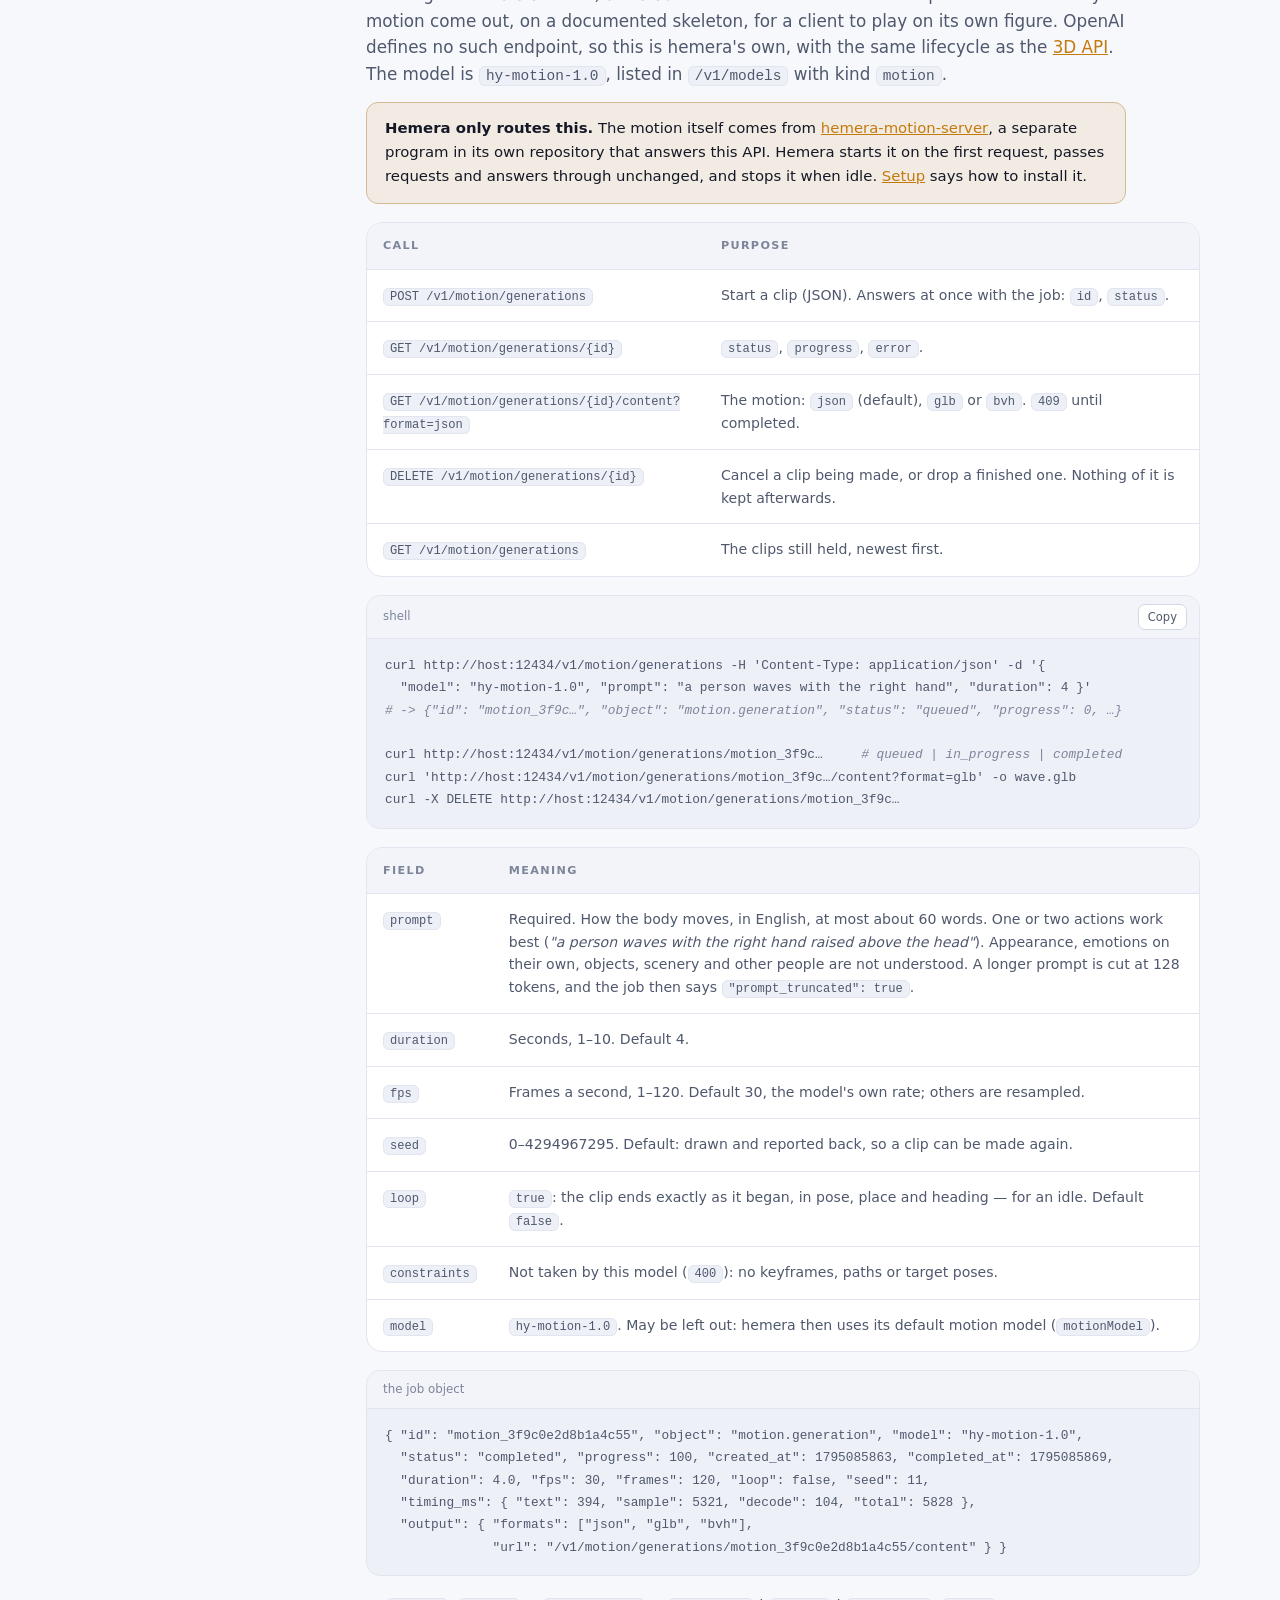
<file: site/docs/index.html>
<!DOCTYPE html>
<html lang="en">
<head>
  <meta charset="UTF-8">
  <meta name="viewport" content="width=device-width, initial-scale=1.0">
  <title>Hemera Docs — setup, engines, ComfyUI and API</title>
  <meta name="description" content="How to install and run hemera, which engine binaries it supports and how to add them, how to bridge ComfyUI, set up speech, and use the 3D generation API.">
  <meta name="theme-color" content="#0b0e14">
  <meta property="og:title" content="Hemera Docs — setup, engines, ComfyUI and API">
  <meta property="og:description" content="Install hemera, add engines and models, bridge ComfyUI, set up speech, and call the 3D API.">
  <meta property="og:image" content="https://aether.ing/aether.png">
  <link rel="icon" href="data:image/svg+xml,%3Csvg xmlns='http://www.w3.org/2000/svg' viewBox='0 0 64 64'%3E%3Ccircle cx='32' cy='32' r='13' fill='%23f5b14c'/%3E%3Cg stroke='%23f5b14c' stroke-width='5' stroke-linecap='round'%3E%3Cpath d='M32 4v8M32 52v8M4 32h8M52 32h8M12.2 12.2l5.7 5.7M46.1 46.1l5.7 5.7M12.2 51.8l5.7-5.7M46.1 17.9l5.7-5.7'/%3E%3C/g%3E%3C/svg%3E">
  <link rel="apple-touch-icon" href="../../aether.png">
  <link rel="stylesheet" href="../style.css?v=4">
</head>
<body>
<header class="nav">
  <div class="wrap">
    <a class="brand" href="../">
      <svg viewBox="0 0 64 64" xmlns="http://www.w3.org/2000/svg" fill="none" aria-hidden="true"><circle cx="32" cy="32" r="12" fill="currentColor"/><g stroke="currentColor" stroke-width="5" stroke-linecap="round"><path d="M32 4v8M32 52v8M4 32h8M52 32h8M12.2 12.2l5.7 5.7M46.1 46.1l5.7 5.7M12.2 51.8l5.7-5.7M46.1 17.9l5.7-5.7"/></g></svg>
      <span><strong>hemera</strong> <small>docs</small></span>
    </a>
    <nav class="nav-links">
      <a class="hide-sm" href="../#features">Features</a>
      <a class="hide-sm" href="../#comfyui">ComfyUI</a>
      <a class="hide-sm" href="../#three">3D</a>
      <a class="hide-sm" href="../#motion">Motion</a>
      <a class="on" href="./">Docs</a>
      <a class="btn btn-ghost" href="https://github.com/peprasetya/hemera"><svg width="16" height="16" viewBox="0 0 16 16" fill="currentColor" aria-hidden="true"><path d="M8 0C3.58 0 0 3.58 0 8c0 3.54 2.29 6.53 5.47 7.59.4.07.55-.17.55-.38 0-.19-.01-.82-.01-1.49-2.01.37-2.53-.49-2.69-.94-.09-.23-.48-.94-.82-1.13-.28-.15-.68-.52-.01-.53.63-.01 1.08.58 1.23.82.72 1.21 1.87.87 2.33.66.07-.52.28-.87.51-1.07-1.78-.2-3.64-.89-3.64-3.95 0-.87.31-1.59.82-2.15-.08-.2-.36-1.02.08-2.12 0 0 .67-.21 2.2.82.64-.18 1.32-.27 2-.27.68 0 1.36.09 2 .27 1.53-1.04 2.2-.82 2.2-.82.44 1.1.16 1.92.08 2.12.51.56.82 1.27.82 2.15 0 3.07-1.87 3.75-3.65 3.95.29.25.54.73.54 1.48 0 1.07-.01 1.93-.01 2.2 0 .21.15.46.55.38A8.01 8.01 0 0 0 16 8c0-4.42-3.58-8-8-8z"/></svg>GitHub</a>
    </nav>
  </div>
</header>

<main>
  <div class="doc-hero">
    <div class="wrap">
      <div class="eyebrow">Documentation</div>
      <h1>Set up and run hemera.</h1>
      <p class="sub">From a downloaded jar to your first model, then engines, ComfyUI, speech and the 3D API. Everything here is also in the <a href="https://github.com/peprasetya/hemera#readme">README</a>; the full client contract for media endpoints is <a href="https://github.com/peprasetya/hemera/blob/main/docs/media-api.md">docs/media-api.md</a>.</p>
      <div class="cta" style="justify-content:flex-start;margin:26px 0 0">
        <a class="btn btn-sun" href="https://github.com/peprasetya/hemera/releases/latest/download/hemera.jar"><svg width="16" height="16" viewBox="0 0 24 24" fill="none" stroke="currentColor" stroke-width="2.2" stroke-linecap="round" stroke-linejoin="round" aria-hidden="true"><path d="M12 3v12M7 10l5 5 5-5M5 21h14"/></svg>Download hemera.jar</a>
        <a class="btn btn-ghost" href="#install">Start installing</a>
      </div>
    </div>
  </div>

  <div class="wrap doc-layout">
    <aside class="toc" aria-label="On this page">
      <div class="toc-label">On this page</div>
      <ol>
        <li><a href="#install">Install</a>
          <ol>
            <li><a href="#requirements">Requirements</a></li>
            <li><a href="#run">Download and run</a></li>
            <li><a href="#service">Run as a service</a></li>
            <li><a href="#build">Build from source</a></li>
          </ol>
        </li>
        <li><a href="#first-model">Your first model</a></li>
        <li><a href="#clients">Connect clients</a></li>
        <li><a href="#engines">Engines</a>
          <ol>
            <li><a href="#engine-table">Supported binaries</a></li>
            <li><a href="#versions">Versions and variants</a></li>
            <li><a href="#custom">Custom engines</a></li>
            <li><a href="#gpu">GPU runtimes</a></li>
          </ol>
        </li>
        <li><a href="#models">Models</a></li>
        <li><a href="#comfyui">ComfyUI bridge</a>
          <ol>
            <li><a href="#comfy-setup">Setup</a></li>
            <li><a href="#recipes">Recipes</a></li>
            <li><a href="#templates">Templates</a></li>
            <li><a href="#comfy-memory">Memory and recovery</a></li>
          </ol>
        </li>
        <li><a href="#speech">Speech</a></li>
        <li><a href="#three">3D API</a></li>
        <li><a href="#motion">Motion API</a></li>
        <li><a href="#ocr">OCR API</a></li>
        <li><a href="#api">API surface</a></li>
        <li><a href="#config">Configuration</a></li>
      </ol>
    </aside>

    <div class="doc">

      <!-- ======================= INSTALL ======================= -->
      <section id="install">
        <h2>Install</h2>
        <p class="section-lede">Hemera is one executable jar with no dependencies beyond a JDK. It manages the engines it runs as child processes, so it needs to live on the machine with the GPU.</p>

        <h3 id="requirements">Requirements</h3>
        <ul>
          <li><b>Linux x86-64</b> and a <b>JDK 21 or newer</b> (OpenJDK is fine). No Maven, no Python, no containers.</li>
          <li><b>A GPU runtime</b> for the engines you want — Mesa/Vulkan drivers, ROCm, or CUDA. Hemera finds the libraries itself (see <a href="#gpu">GPU runtimes</a>).</li>
          <li><b>ffmpeg</b> on the <code>PATH</code> (optional) — needed for speech input other than WAV/MP3/FLAC and for MP3, Opus, AAC or FLAC speech output.</li>
          <li><b>Model files</b> — GGUFs anywhere on disk, or an existing ollama store.</li>
        </ul>
        <div class="callout info">The reference machine is an AMD Ryzen AI Max+ 395 (Radeon 8060S, 128 GB shared memory, XDNA NPU) on Ubuntu. Nothing in hemera is vendor-specific; the figures quoted in these docs were measured there.</div>

        <h3 id="run">Download and run</h3>
        <div class="term">
          <div class="bar"><span>shell</span><button class="copy" type="button">Copy</button></div>
<pre>mkdir -p /opt/hemera && cd /opt/hemera
curl -LO https://github.com/peprasetya/hemera/releases/latest/download/hemera.jar
java -jar hemera.jar --port 12434</pre>
        </div>
        <div class="table-wrap">
          <table>
            <thead><tr><th>Option</th><th>Default</th><th>Meaning</th></tr></thead>
            <tbody>
              <tr><td><code>--port</code></td><td><code>12434</code></td><td>Port for every API and the web UI.</td></tr>
              <tr><td><code>--home</code> / <code>HEMERA_HOME</code></td><td>the jar's folder</td><td>Where <code>hemera.json</code>, engine binaries (<code>binary/</code>), the voice library and run files live.</td></tr>
              <tr><td><code>--log</code></td><td><code>info</code></td><td><code>debug</code> adds engine output, <code>trace</code> adds HTTP bodies.</td></tr>
            </tbody>
          </table>
        </div>
        <p>Then open <code>http://host:12434/</code> in a browser — it redirects to the configure UI.</p>

        <h3 id="service">Run as a service</h3>
        <p>The repository ships a systemd unit. It sets <code>OOMPolicy=continue</code>: engines are children of hemera and share its cgroup, so without it a model too large for memory would take the whole gateway down. Hemera also marks engine processes as preferred OOM victims, so an oversized model costs that model only. It starts Java with <code>-Djdk.lang.Process.launchMechanism=FORK</code>, which avoids an intermittent "Failed to exec spawn helper" when engines start under memory pressure.</p>
        <div class="term">
          <div class="bar"><span>shell, as root</span><button class="copy" type="button">Copy</button></div>
<pre>curl -L -o /etc/systemd/system/hemera.service \
  https://raw.githubusercontent.com/peprasetya/hemera/main/hemera.service
systemctl daemon-reload && systemctl enable --now hemera
journalctl -u hemera -f</pre>
        </div>
        <p>The unit expects the jar at <code>/opt/hemera/hemera.jar</code>; edit <code>WorkingDirectory</code> and <code>ExecStart</code> for another place. Hemera prints no timestamps — journald adds them.</p>

        <h3 id="build">Build from source</h3>
        <p>There is no build system: <code>build.sh</code> is one <code>javac</code> and one <code>jar</code> call.</p>
        <div class="term">
          <div class="bar"><span>shell</span><button class="copy" type="button">Copy</button></div>
<pre>git clone https://github.com/peprasetya/hemera.git && cd hemera
./build.sh                  # -> hemera.jar</pre>
        </div>
      </section>

      <!-- ======================= FIRST MODEL ======================= -->
      <section id="first-model">
        <h2>Your first model</h2>
        <p class="section-lede">Everything below can also be written by hand into <code>hemera.json</code>, but the web UI is the quickest way in. It is plain HTML with no third-party assets, follows your OS light/dark theme and works on a phone.</p>
        <ol class="steps-list">
          <li><b>Engines</b> — open the release browser, pick a llama.cpp release and a variant (for example <code>ubuntu-vulkan-x64</code> or <code>ubuntu-rocm</code>) and install it. The row shows whether the GPU runtime that build needs was found.</li>
          <li><b>Directories</b> — add the folders that hold your GGUF files, and ollama's model store if you have one (for example <code>/usr/share/ollama/.ollama/models</code>).</li>
          <li><b>Models</b> — the scan lists every file it found. Configure one: give it a name, choose the engine and version, adjust context size or arguments. Vision projectors, MTP draft heads, VAEs and text encoders are paired automatically.</li>
          <li><b>Load</b> — starts the model now instead of at the first request, and reports its progress or the error. The <b>Dashboard</b> shows what is running, on which port and PID.</li>
        </ol>
        <p>Other tabs: <b>Images</b> to try an image model without curl, <b>Voices</b> for the voice library, <b>Proxies</b> for remote providers, <b>Settings</b> for port, log level, keep-alive and per-engine default arguments.</p>
        <div class="callout"><b>Files are never deleted by accident.</b> <code>ollama rm</code> and <strong>Remove</strong> only drop a configuration. Deleting a model file is a separate action in the Models tab that names every configured model it takes along and asks you to type the filename. Files inside an ollama store, or outside your model folders, can never be deleted.</div>
      </section>

      <!-- ======================= CLIENTS ======================= -->
      <section id="clients">
        <h2>Connect clients</h2>
        <p>Every client sees the same model list on the same port. Hemera does not check API keys — give clients any value, and put hemera behind your own reverse proxy if it faces a network you do not trust.</p>
        <div class="term">
          <div class="bar"><span>shell</span><button class="copy" type="button">Copy</button></div>
<pre><span class="c"># Ollama CLI, and anything that speaks Ollama</span>
OLLAMA_HOST=host:12434 ollama list
OLLAMA_HOST=host:12434 ollama run qwen3-coder

<span class="c"># OpenAI SDKs and OpenAI-compatible tools</span>
OPENAI_BASE_URL=http://host:12434/v1 OPENAI_API_KEY=local python app.py

<span class="c"># Claude Code on a local model, through /v1/messages</span>
ANTHROPIC_BASE_URL=http://host:12434 ANTHROPIC_AUTH_TOKEN=local \
  claude --model qwen3-coder</pre>
        </div>
        <p>Streaming, tool calls and reasoning tokens are translated across all three dialects. Images go in the Ollama or OpenAI way when the model has a vision projector.</p>
      </section>

      <!-- ======================= ENGINES ======================= -->
      <section id="engines">
        <h2>Engines</h2>
        <p class="section-lede">An engine is a server binary hemera starts on demand, one process per loaded model. <b>Managed</b> engines are downloaded from their GitHub releases and version-tracked; <b>custom</b> engines are a binary path you provide.</p>
        <div class="callout"><b>Hemera is only a router.</b> Every engine is a separate program in its own project, like llama.cpp or stable-diffusion.cpp: hemera starts it, passes requests and answers through unchanged, and stops it. Hemera's downloader installs llama.cpp and stable-diffusion.cpp releases, and its scanner finds GGUF and Ollama models; Python engines are set up by hand from their own READMEs. Three engines are ours, each in its own repository with its whole setup: <a href="https://github.com/peprasetya/hemera-ocr-server">hemera-ocr-server</a> (text in pictures), <a href="https://github.com/peprasetya/hemera-motion-server">hemera-motion-server</a> (motion from words) and <a href="https://github.com/peprasetya/hemera-audio.cpp">hemera-audio.cpp</a> (audio.cpp with its large matrix multiplies on AMD's XDNA2 NPU).</div>

        <h3 id="engine-table">Supported binaries</h3>
        <div class="table-wrap">
          <table class="engines-table">
            <thead><tr><th>Engine</th><th>Makes</th><th>How hemera gets it</th><th>Backends</th><th>Served on</th></tr></thead>
            <tbody>
              <tr>
                <td><b>llama.cpp</b><br><small>ggml-org/llama.cpp</small></td>
                <td>Text, tool calls, reasoning, vision &amp; audio input, embeddings</td>
                <td>Managed — every release and variant side by side</td>
                <td><div class="tags"><span class="tag sun">ROCm</span><span class="tag ind">Vulkan</span><span class="tag">CUDA</span><span class="tag">SYCL</span><span class="tag">CPU</span></div></td>
                <td><code>/v1/chat/completions</code> <code>/api/chat</code> <code>/v1/messages</code> <code>/v1/embeddings</code></td>
              </tr>
              <tr>
                <td><b>stable-diffusion.cpp</b><br><small>leejet/stable-diffusion.cpp</small></td>
                <td>Images, image edits with several references, video</td>
                <td>Managed, like llama.cpp</td>
                <td><div class="tags"><span class="tag ind">Vulkan</span><span class="tag sun">ROCm</span></div></td>
                <td><code>/v1/images/generations</code> <code>/v1/images/edits</code> <code>/v1/videos</code></td>
              </tr>
              <tr>
                <td><b>whisper.cpp</b><br><small>whisper-server</small></td>
                <td>Transcription, translation, live dictation</td>
                <td>Custom — build with <code>-DGGML_VULKAN=ON</code></td>
                <td><div class="tags"><span class="tag ind">Vulkan</span><span class="tag">CPU</span></div></td>
                <td><code>/v1/audio/transcriptions</code> <code>/v1/audio/translations</code> <code>/v1/realtime</code></td>
              </tr>
              <tr>
                <td><b>audio.cpp</b><br><small>audiocpp_server; on the NPU, our fork <a href="https://github.com/peprasetya/hemera-audio.cpp">hemera-audio.cpp</a></small></td>
                <td>Text to speech, speaker diarization, live voice conversion</td>
                <td>Custom; hemera writes its model config per model</td>
                <td><div class="tags"><span class="tag ind">Vulkan</span><span class="tag">CPU</span><span class="tag ok">XDNA NPU · fork</span></div></td>
                <td><code>/v1/audio/speech</code> <code>/v1/audio/voices</code> <code>/v1/audio/voice-changer</code></td>
              </tr>
              <tr>
                <td><b><a href="https://github.com/peprasetya/hemera-motion-server">hemera-motion-server</a></b><br><small>ours, MIT</small></td>
                <td>A person's whole-body motion from words — Tencent's HY-Motion 1.0 in PyTorch</td>
                <td>Custom — a Python venv, set up from its README; see <a href="#motion-setup">Motion setup</a></td>
                <td><div class="tags"><span class="tag sun">ROCm</span><span class="tag">CUDA</span></div></td>
                <td><code>/v1/motion/generations</code></td>
              </tr>
              <tr>
                <td><b><a href="https://github.com/peprasetya/hemera-ocr-server">hemera-ocr-server</a></b><br><small>ours, MIT</small></td>
                <td>Text in pictures, with each line, word and character placed — PaddleOCR's models on ONNX Runtime</td>
                <td>Custom — a Python venv, set up from its README; see <a href="#ocr-setup">OCR setup</a></td>
                <td><div class="tags"><span class="tag">CPU</span></div></td>
                <td><code>/v1/ocr</code></td>
              </tr>
              <tr>
                <td><b>ollama's llama-server</b><br><small>/usr/local/lib/ollama</small></td>
                <td>Models upstream llama.cpp does not load yet; embedded vision towers</td>
                <td>Custom, with <code>libraryPaths</code></td>
                <td><div class="tags"><span class="tag sun">ROCm</span><span class="tag ind">Vulkan</span><span class="tag">CUDA</span></div></td>
                <td>Same as llama.cpp</td>
              </tr>
              <tr>
                <td><b>ds4</b> &amp; any server<br><small>antirez/ds4 preset</small></td>
                <td>Whatever it serves over an OpenAI-style API</td>
                <td>Custom — <strong>Add engine</strong> in the UI</td>
                <td><div class="tags"><span class="tag">your build</span></div></td>
                <td>Same as llama.cpp</td>
              </tr>
              <tr>
                <td><b>ComfyUI</b><br><small>your install</small></td>
                <td>Image, video and 3D models that only exist as workflows</td>
                <td>Bridged, not managed — see <a href="#comfyui">ComfyUI bridge</a></td>
                <td><div class="tags"><span class="tag">whatever it runs on</span></div></td>
                <td><code>/v1/images/*</code> <code>/v1/videos</code> <code>/v1/3d/generations</code></td>
              </tr>
              <tr>
                <td><b>Remote providers</b><br><small>proxies</small></td>
                <td>DeepSeek, OpenAI, Gemini, Claude under local names</td>
                <td><code>"type": "openai"</code> or <code>"anthropic"</code>, base URL and key</td>
                <td><div class="tags"><span class="tag">cloud</span></div></td>
                <td>All three dialects, translated</td>
              </tr>
            </tbody>
          </table>
        </div>

        <h3 id="versions">Versions and variants</h3>
        <p>Managed engines install under <code>binary/&lt;engine&gt;/&lt;version&gt;/&lt;variant&gt;/</code>, and installing a new release never removes an old one. <code>trackedVariants</code> decides which of a release's many platform builds the release browser offers — by default <code>ubuntu-vulkan-x64</code> and <code>ubuntu-rocm</code> for llama.cpp, <code>x86_64-vulkan</code> and <code>x86_64-rocm</code> for stable-diffusion.cpp.</p>
        <p>Each model chooses its build:</p>
        <div class="term">
          <div class="bar"><span>hemera.json — models</span><button class="copy" type="button">Copy</button></div>
<pre>{ "name": "qwen3-coder",
  "engine": "llama.cpp",
  "engineVersion": "latest",        <span class="c">// or a pinned tag such as "b10254" to roll back</span>
  "engineVariant": "rocm",          <span class="c">// substring of an installed variant</span>
  "file": "/models/Qwen3-Coder-Q4_K_M.gguf",
  "args": ["-c", "32768"] }</pre>
        </div>
        <p>Each build runs with its own folder on <code>LD_LIBRARY_PATH</code>, so ROCm, Vulkan and CPU builds coexist without interfering.</p>

        <h3 id="custom">Custom engines</h3>
        <p>An engine with a <code>binaryPath</code> runs a binary you installed yourself — <strong>Add engine</strong> in the Engines tab, with a preset for <a href="https://github.com/antirez/ds4">ds4</a>. <code>{port}</code>, <code>{file}</code> and <code>{mmproj}</code> in its arguments are filled in at launch. A binary whose name contains <code>llama-server</code> is driven llama.cpp-style (<code>-m</code> and <code>--mmproj</code> supplied automatically), <code>whisper-server</code> whisper-style; <code>argStyle</code> overrides the guess.</p>
        <div class="term">
          <div class="bar"><span>hemera.json — engines</span><button class="copy" type="button">Copy</button></div>
<pre>"ds4": {
  "binaryPath": "/opt/ds4/ds4",
  "healthPath": "/health",
  "defaultArgs": ["serve", "--port", "{port}", "--model", "{file}"]
},
"ollama-runner": {
  "binaryPath": "/usr/local/lib/ollama/llama-server",
  "healthPath": "/health",
  "defaultArgs": ["--no-webui", "--offline", "-np", "1"],
  "libraryPaths": ["/usr/local/lib/ollama", "/usr/local/lib/ollama/rocm_v7_2"]
}</pre>
        </div>
        <p><b>Ollama's own runner</b> is worth registering: models pulled with <code>ollama pull</code> sometimes carry metadata upstream llama.cpp rejects, and models whose vision tower is inside the model file need it. For such a model, set <code>file</code> and <code>mmproj</code> to the same path. Ollama's GPU backends are plugins (<code>libggml-hip.so</code>, <code>libggml-vulkan.so</code>…) that ggml loads itself; hemera finds the one in your <code>libraryPaths</code> and sets <code>GGML_BACKEND_PATH</code>, as ollama's launcher does — without it the runner quietly uses the CPU.</p>

        <h3 id="gpu">GPU runtimes</h3>
        <p>A ROCm or CUDA build needs vendor libraries that are usually not on the loader path, and when they are missing the engine does not fail — it runs on CPU at a fraction of the speed. Before launching, hemera reads the ELF headers of the build's binaries, finds the libraries the system cannot already resolve, and searches the usual runtime locations for them (ROCm, CUDA, oneAPI/SYCL, OpenVINO; versioned and symlinked layouts matched by glob). What it finds goes on that process's <code>LD_LIBRARY_PATH</code>; what it cannot find is logged and shown in the Engines tab:</p>
        <div class="term">
          <div class="bar"><span>journalctl -u hemera</span></div>
<pre>INFO  [instance] Runtime libraries for 'qwen3-coder' found in /opt/rocm/lib
WARN  [instance] 'qwen3-coder' may fall back to CPU: 3 libraries not found
                 (libamdhip64.so.7, librocblas.so.5, libhipblas.so.3) ...</pre>
        </div>
        <p>For an unusual location add a glob to <code>librarySearchRoots</code> (global) or a folder to an engine's <code>libraryPaths</code> (searched first); <code>"libraryAutoDetect": false</code> turns the search off. No root is needed and nothing is written outside <code>hemera.json</code>.</p>
      </section>

      <!-- ======================= MODELS ======================= -->
      <section id="models">
        <h2>Models</h2>
        <ul>
          <li><b>One file, many names.</b> Configure a GGUF as several models, each with its own arguments, environment, engine version and variant — a short-context ROCm one and a long-context Vulkan one, say.</li>
          <li><b>Vision projectors</b> are paired with the model they shipped with: one in the model's own folder, or the projector layer of an ollama manifest. A model with its vision or audio tower embedded in the file is detected and labelled.</li>
          <li><b>Speculative decoding.</b> An MTP head — in the file itself or as a separate draft GGUF beside it — is detected and <code>--spec-type draft-mtp</code> suggested; the draft is bound through <code>extraFiles</code>.</li>
          <li><b>Image models</b> for stable-diffusion.cpp are recognised by their tensor names, and the VAE and text encoder beside them in <code>vae/</code> and <code>text_encoders/</code> are filled in.</li>
          <li><b>Keep-alive.</b> An idle model unloads after <code>keepAliveSeconds</code> (default 300), globally or per model. A model answering a request is never unloaded.</li>
          <li><b>Memory guard.</b> Before a model starts, hemera estimates what it needs — its files plus 2 GB for a language model or 8 GB for an image model, or the model's own <code>memoryMB</code> — and unloads the longest-idle models, then an idle ComfyUI's cache, until it fits with <code>memoryReserveMB</code> (default 2048) to spare.</li>
        </ul>
      </section>

      <!-- ======================= COMFYUI ======================= -->
      <section id="comfyui">
        <h2>ComfyUI bridge</h2>
        <p class="section-lede">Some models only run as a ComfyUI workflow — the 3D ones, and video models newer than stable-diffusion.cpp supports. Hemera fronts ComfyUI over the same HTTP API ComfyUI's own page uses: nothing is installed into it and none of its files are touched.</p>

        <div class="callout"><b>Hemera offers a ComfyUI model only when a recipe covers its family.</b> ComfyUI has no "run this file" call — it runs whole workflows — and a model file does not say which nodes it needs. The built-in recipes cover TRELLIS.2, Pixal3D, Hunyuan3D 2.1, LTX-2.5, MiniMax H3 (plain and turbo) and Qwen-Image (and 2.1 Turbo), and hemera makes more from the workflow templates ComfyUI ships (see <a href="#templates">Templates</a>). For any other model, make a recipe once from a workflow that runs it (see <a href="#recipes">Recipes</a>); after that every file of that family is picked up by itself. Files no recipe recognises are listed under <i>Not recognised</i> in the Directories tab.</div>

        <h3 id="comfy-setup">Setup</h3>
        <ol class="steps-list">
          <li><b>Have a working ComfyUI</b> with the custom nodes and model files the families you want need (TRELLIS.2, Hunyuan3D 2.1, LTX-2.5…). Check one workflow runs in ComfyUI's own page first.</li>
          <li><b>Tell hemera where it is</b> — in the Directories tab, or in <code>hemera.json</code>. With <code>dir</code>, hemera starts ComfyUI when needed (with <code>--listen</code> and <code>--port</code> from <code>url</code>) and can restart or stop it; with only <code>url</code>, it uses a ComfyUI that runs elsewhere.</li>
          <li><b>Check what it found.</b> The Directories tab lists the models it offers, the files it did not recognise, and what is missing for the rest. Within half a minute they appear in <code>/v1/models</code>.</li>
        </ol>
        <div class="term">
          <div class="bar"><span>hemera.json</span><button class="copy" type="button">Copy</button></div>
<pre>"comfyui": {
  "dir": "/opt/ComfyUI",            <span class="c">// the folder with main.py</span>
  "url": "http://127.0.0.1:8188"    <span class="c">// optional with dir; alone for a remote ComfyUI</span>
}</pre>
        </div>
        <div class="table-wrap">
          <table>
            <thead><tr><th>Key</th><th>Default</th><th>Meaning</th></tr></thead>
            <tbody>
              <tr><td><code>python</code></td><td><code>venv/</code> or <code>.venv/</code></td><td>Interpreter, when ComfyUI's virtualenv is not in or beside its folder.</td></tr>
              <tr><td><code>args</code>, <code>env</code></td><td>—</td><td>Extra arguments for <code>main.py</code>, and environment variables.</td></tr>
              <tr><td><code>autoStart</code></td><td><code>true</code></td><td>Start with hemera rather than at the first request.</td></tr>
              <tr><td><code>keepAliveSeconds</code></td><td><code>300</code></td><td>Idle time after which ComfyUI is asked to unload its models; <code>-1</code> never.</td></tr>
              <tr><td><code>memoryMB</code></td><td><code>24576</code></td><td>What a job needs when its recipe does not say.</td></tr>
              <tr><td><code>stallSeconds</code></td><td>900 image, 1800 video/3D</td><td>Silence after which a job counts as hung.</td></tr>
              <tr><td><code>cancelSeconds</code></td><td><code>15</code></td><td>How long a cancelled job may keep running before ComfyUI is killed to free the GPU.</td></tr>
              <tr><td><code>exclusiveGpu</code></td><td><code>false</code></td><td>Unload every other engine before a ComfyUI job, and stop an idle ComfyUI before another engine loads.</td></tr>
              <tr><td><code>templates</code></td><td><code>true</code></td><td>Use ComfyUI's workflow templates as recipes.</td></tr>
              <tr><td><code>assign</code></td><td><code>{}</code></td><td>File name → recipe id, for checkpoints no pattern recognises.</td></tr>
            </tbody>
          </table>
        </div>
        <p>Image models then answer <code>/v1/images/generations</code> (and <code>/v1/images/edits</code> when the recipe has an image setting), video models <code>/v1/videos</code>, 3D models <a href="#three"><code>/v1/3d/generations</code></a>. Results are written to <code>output/hemera/</code> and uploads to <code>input/hemera/</code> inside ComfyUI; hemera never deletes there, so clear them out now and then.</p>

        <h3 id="recipes">Recipes</h3>
        <p>A recipe turns files into a model: a small JSON document naming the files a family needs (by pattern, per ComfyUI folder), the request parameters and where each lands in the workflow, the workflow itself in ComfyUI's API format, and optionally <code>memoryMB</code>. Built-ins cover TRELLIS.2, Pixal3D, Hunyuan3D 2.1, LTX-2.5, MiniMax H3 (plain and turbo-merged), Qwen-Image and Qwen-Image 2.1 Turbo. A model is offered only when ComfyUI has every file and node its recipe needs.</p>
        <ol class="steps-list">
          <li>In ComfyUI, build or open the workflow and export it with <b>Save (API Format)</b>.</li>
          <li>In hemera's Directories tab, under <i>Recipes</i>, press <b>New recipe</b> and give it the file. Hemera reads it against what ComfyUI says about each node and drafts the recipe: which inputs choose model files (and a pattern that also catches the bf16 and int8 of the same family), which take prompt, seed, steps, size or image, and which node saves the result.</li>
          <li>Review the form: the live check shows what each file pattern matches right now; settings carry names, defaults and ranges taken from ComfyUI. Any other input of any node can be added as a setting. <i>Edit as JSON</i> is there for the odd thing a form cannot say.</li>
          <li>Save. Hemera checks the recipe parses and its output exists, and warns about nodes ComfyUI lacks.</li>
        </ol>
        <p>A built-in you edit is stored as your own version — <b>Revert</b> brings the original back, <b>Switch off</b> hides it. Recipes are plain files in <code>&lt;home&gt;/comfyui/&lt;id&gt;.json</code>, and the same actions are available over HTTP: <code>GET /hemera/api/comfyui/recipes</code>, <code>PUT</code>/<code>DELETE …/recipes/{id}</code>, <code>POST …/recipes/draft</code> and <code>POST …/recipes/check</code>.</p>

        <h3 id="templates">Templates</h3>
        <p>ComfyUI ships its authors' workflow templates for the models it supports, and each local one names the files it needs and where to download them. Hemera reads them from ComfyUI (<code>/templates/</code>) whenever ComfyUI's version or nodes change, converts each from the editor's format to the API format against ComfyUI's own node definitions, and drafts a recipe from it the way <b>New recipe</b> does. A template that does not line up exactly is left out, with the reason, rather than guessed at. On ComfyUI 0.42, 163 of the 254 local templates convert.</p>
        <ul>
          <li><b>What is taken.</b> Templates that can run from a request: one image, video or 3D result, at most one image in, no video or audio in, no paid cloud service. They offer the settings every client knows — prompt, negative prompt, seed, steps, cfg, size, frames, fps, image. Everything else stays as the template's authors set it; a 3D template's sampling stages keep their own steps while one seed reaches all of them.</li>
          <li><b>Never in the way.</b> Template recipes come after every other recipe: they only take files no built-in or own recipe claims, so they never change what an existing model is or how it runs. When several templates name the same file, the one that needs no picture wins for images and video, the one that takes one for 3D, then the one ComfyUI's users run most.</li>
          <li><b>Memory is a guess.</b> Twice what the template downloads, which can only raise <code>memoryMB</code>, never lower it. Measure a big one and set its <code>memoryMB</code> in an edited copy.</li>
        </ul>
        <p>They are listed in the Directories tab under <i>From ComfyUI's workflow templates</i>: <b>Edit</b> keeps your own version, <b>Switch off</b> hides one, and <code>"comfyui": {"templates": false}</code> turns them all off.</p>

        <h3 id="comfy-memory">Memory and recovery</h3>
        <ul>
          <li><b>Room per job.</b> Before a job, hemera unloads idle models until the recipe's <code>memoryMB</code> fits. ComfyUI cannot judge this itself: the free memory it reads from ROCm leaves out what the Vulkan engines hold. Built-in figures, measured on 128 GB: MiniMax turbo 75 GB, MiniMax and LTX-2.5 80 GB, Qwen-Image 60 GB, Pixal3D 40 GB, the rest within the 24 GB default.</li>
          <li><b>Hung jobs.</b> A healthy job reports every sampling step; one silent for <code>stallSeconds</code> is taken as hung, ComfyUI is restarted and the job run once more, then <code>504</code>. Each job logs its longest quiet spell — <code>journalctl -u hemera | grep "quiet spell"</code> — which is the number to set the limit from.</li>
          <li><b>Engines changing.</b> If any engine started or stopped since ComfyUI's last job, hemera restarts ComfyUI before the next one (about 7 s), because a running ROCm ComfyUI has hung after a Vulkan engine loaded beside it.</li>
          <li><b>Controls.</b> Start, Restart and Stop in the Directories tab, with the exit code and last output when ComfyUI dies; or <code>POST /hemera/api/comfyui/control</code> with <code>{"action": "start|restart|stop"}</code>.</li>
        </ul>
      </section>

      <!-- ======================= SPEECH ======================= -->
      <section id="speech">
        <h2>Speech</h2>
        <p class="section-lede">Speech recognition runs on whisper.cpp, speech synthesis, diarization and voice conversion on audio.cpp. Both are custom engines you build yourself.</p>
        <h3>Recognition — whisper.cpp</h3>
        <p>whisper.cpp publishes GPU builds only for Windows, so on Linux build it with <code>cmake -DGGML_VULKAN=ON</code> and point an engine at <code>build/bin/whisper-server</code>. Hemera starts it with <code>-l auto</code> (language detected) and, when ffmpeg is present, <code>--convert</code> (WebM, Ogg, M4A accepted). Turbo models only transcribe; <code>/v1/audio/translations</code> refuses them unless the model sets <code>"translates": true</code>. <code>/v1/realtime</code> is OpenAI's Realtime transcription session over WebSocket.</p>
        <h3>Synthesis — audio.cpp</h3>
        <p><a href="https://github.com/0xShug0/audio.cpp">audio.cpp</a> reads its models from a config file, which hemera writes per model. A model names its audio.cpp <code>family</code> and <code>"mode": "streaming"</code> when the family streams. audio.cpp defaults to CUDA, hence <code>--backend</code>. Upstream audio.cpp has no NPU build; our fork, <a href="https://github.com/peprasetya/hemera-audio.cpp">hemera-audio.cpp</a>, is audio.cpp v0.9.3 with its large matrix multiplies on the XDNA2 NPU of Ryzen AI chips (Strix, Strix Halo, Krackan). Its <a href="https://github.com/peprasetya/hemera-audio.cpp/blob/npu-xdna/docs/build/xdna-npu.md">build guide</a> needs AMD's XRT and IRON; it keeps audio.cpp's Apache-2.0, and its own new files are MIT. Set the NPU build up as a second engine and model for the same voice, and clients choose by name.</p>
        <div class="term">
          <div class="bar"><span>hemera.json</span><button class="copy" type="button">Copy</button></div>
<pre>"engines": {
  "whisper.cpp":   { "binaryPath": "/opt/whisper.cpp/build/bin/whisper-server" },
  "audio.cpp":     { "binaryPath": "/opt/audio.cpp/build/audiocpp_server",
                     "defaultArgs": ["--backend", "vulkan"] },
  "audio.cpp-npu": { "binaryPath": "/opt/audio.cpp/build-npu/audiocpp_server",
                     "argStyle": "audiocpp", "healthPath": "/health",
                     "defaultArgs": ["--backend", "npu", "--threads", "2"] }
},
"voicesDir": "/opt/hemera/voices",
"models": [
  { "name": "whisper-large-v3-turbo", "engine": "whisper.cpp",
    "file": "/models/ggml-large-v3-turbo-q8_0.bin" },
  { "name": "voxcpm2", "engine": "audio.cpp", "family": "voxcpm2",
    "mode": "streaming", "file": "/models/voxcpm2-q8_0.gguf" },
  { "name": "voxcpm2-npu", "engine": "audio.cpp-npu", "family": "voxcpm2",
    "mode": "streaming", "file": "/models/voxcpm2-q8_0.gguf" }
]</pre>
        </div>
        <ul>
          <li><b>Voice library.</b> <code>/v1/audio/voices</code> (and the Voices tab) takes a recording, its transcript — written by the recogniser when left out — and a consent note; any speech model can then speak in that voice by name.</li>
          <li><b>LLMs wait for GPU speech.</b> On one GPU an LLM crowds speech down to 0.5× realtime, so hemera freezes its llama.cpp engines for the few seconds a <code>/v1/audio/speech</code> request takes (2.4× realtime then). Speech on <code>--backend npu</code> or <code>cpu</code> freezes nothing. <code>speechPauseMaxSeconds</code> (120) bounds a freeze; <code>"speechPausesLlm": false</code> turns it off.</li>
          <li><b>Live work first.</b> Requests marked <code>X-Hemera-Priority: background</code> wait while a realtime transcription, voice changer or streamed speech is running.</li>
          <li><b>Who said what.</b> <code>response_format=diarized_json</code> uses an audio.cpp diarization model (<code>"task": "diar"</code>), then transcribes each speaker's turn on its own.</li>
        </ul>
      </section>

      <!-- ======================= 3D ======================= -->
      <section id="three">
        <h2>3D API</h2>
        <p class="section-lede">OpenAI defines no 3D endpoint, so this one is hemera's own. It mirrors the Videos API — same job lifecycle, same status values — so one piece of client code can drive both.</p>
        <div class="table-wrap">
          <table>
            <thead><tr><th>Call</th><th>Purpose</th></tr></thead>
            <tbody>
              <tr><td><code>POST /v1/3d/generations</code></td><td>Start a job. JSON, or <code>multipart/form-data</code> with the image as a file.</td></tr>
              <tr><td><code>GET /v1/3d/generations/{id}</code></td><td>Status and progress.</td></tr>
              <tr><td><code>GET /v1/3d/generations/{id}/content</code></td><td>The mesh, <code>model/gltf-binary</code> (<code>.glb</code>); <code>409</code> until completed. Supports <code>HEAD</code>.</td></tr>
              <tr><td><code>DELETE /v1/3d/generations/{id}</code></td><td>Cancel a running job, or forget a finished one.</td></tr>
              <tr><td><code>GET /v1/3d/generations</code></td><td>Every job hemera still remembers, newest first.</td></tr>
            </tbody>
          </table>
        </div>
        <div class="term">
          <div class="bar"><span>shell</span><button class="copy" type="button">Copy</button></div>
<pre><span class="c"># multipart</span>
curl http://host:12434/v1/3d/generations -F model=trellis_2_bf16 \
  -F image=@teapot.png -F texture=vertex          <span class="c"># -> {"id":"3d_…","status":"queued"}</span>

<span class="c"># JSON</span>
curl http://host:12434/v1/3d/generations -H 'Content-Type: application/json' -d '{
  "model": "pixal3d_bf16", "image": "[data-uri]...", "texture": "pbr" }'

curl http://host:12434/v1/3d/generations/3d_…            <span class="c"># queued | in_progress | completed</span>
curl http://host:12434/v1/3d/generations/3d_…/content -o teapot.glb</pre>
        </div>
        <p><code>model</code> and <code>image</code> are required; everything else comes from the model's <code>parameters</code> in <code>/v1/models</code>.</p>
        <div class="table-wrap">
          <table>
            <thead><tr><th>Field</th><th>Models</th><th>Meaning</th></tr></thead>
            <tbody>
              <tr><td><code>image</code></td><td>all</td><td>One whole object, ideally on a plain background.</td></tr>
              <tr><td><code>texture</code></td><td>TRELLIS.2, Pixal3D</td><td><code>vertex</code> (default) — colour per vertex, minutes. <code>pbr</code> — UV-unwrapped with base colour, metallic, roughness, normal and occlusion maps, tens of minutes. <code>none</code> — geometry only.</td></tr>
              <tr><td><code>faces</code></td><td>TRELLIS.2, Pixal3D</td><td>Triangle budget; default 700000 for <code>vertex</code>, 200000 for <code>pbr</code>.</td></tr>
              <tr><td><code>texture_size</code></td><td>TRELLIS.2, Pixal3D</td><td>PBR map side, 512–4096, default 2048.</td></tr>
              <tr><td><code>remove_background</code></td><td>TRELLIS.2, Pixal3D</td><td>Default <code>true</code>; send <code>false</code> for an image already cut out.</td></tr>
              <tr><td><code>steps</code>, <code>cfg_scale</code>, <code>resolution</code></td><td>Hunyuan3D 2.1</td><td>Sampling steps, guidance, surface resolution (128–512). Geometry without colour.</td></tr>
              <tr><td><code>seed</code></td><td>all</td><td>Reproducibility.</td></tr>
            </tbody>
          </table>
        </div>
        <div class="term">
          <div class="bar"><span>the job object</span></div>
<pre>{ "id": "3d_8c3cc8d0de436", "object": "3d.generation", "model": "hunyuan_3d_v2.1",
  "status": "completed", "progress": 100,
  "created_at": 1791656870, "completed_at": 1791657032,
  "parameters": { "steps": 30, "cfg_scale": 5, "resolution": 256, "seed": 7 },
  "output": { "format": "glb", "content_type": "model/gltf-binary",
              "url": "/v1/3d/generations/3d_8c3cc8d0de436/content" } }</pre>
        </div>
        <ul>
          <li><code>status</code>: <code>queued</code> → <code>in_progress</code> → <code>completed</code> | <code>failed</code> | <code>cancelled</code>; <code>error</code> (<code>{"code","message"}</code>) on failure.</li>
          <li><code>progress</code> 0–100 moves unevenly — show it as a bar, do not compute a time left from it.</li>
          <li><code>parameters</code> are the values actually used, the drawn seed included: store them with the mesh.</li>
          <li>Meshes are 10–100 MB. Hemera remembers finished jobs for a day (64 at most) and forgets them on restart — <b>download the mesh when the job completes</b>.</li>
          <li>Typical times on the reference machine: Hunyuan3D 2–3 min; TRELLIS.2 / Pixal3D with vertex colours 5–10 min, with <code>pbr</code> 20–40 min.</li>
        </ul>
      </section>

      <!-- ======================= MOTION ======================= -->
      <section id="motion">
        <h2>Motion API <span class="tag new">new</span></h2>
        <p class="section-lede">Words go in — <i>"a slow twirl, arms out"</i> — and 1 to 10 seconds of a person's whole-body motion come out, on a documented skeleton, for a client to play on its own figure. OpenAI defines no such endpoint, so this is hemera's own, with the same lifecycle as the <a href="#three">3D API</a>. The model is <code>hy-motion-1.0</code>, listed in <code>/v1/models</code> with kind <code>motion</code>.</p>
        <div class="callout"><b>Hemera only routes this.</b> The motion itself comes from <a href="https://github.com/peprasetya/hemera-motion-server">hemera-motion-server</a>, a separate program in its own repository that answers this API. Hemera starts it on the first request, passes requests and answers through unchanged, and stops it when idle. <a href="#motion-setup">Setup</a> says how to install it.</div>
        <div class="table-wrap">
          <table>
            <thead><tr><th>Call</th><th>Purpose</th></tr></thead>
            <tbody>
              <tr><td><code>POST /v1/motion/generations</code></td><td>Start a clip (JSON). Answers at once with the job: <code>id</code>, <code>status</code>.</td></tr>
              <tr><td><code>GET /v1/motion/generations/{id}</code></td><td><code>status</code>, <code>progress</code>, <code>error</code>.</td></tr>
              <tr><td><code>GET /v1/motion/generations/{id}/content?format=json</code></td><td>The motion: <code>json</code> (default), <code>glb</code> or <code>bvh</code>. <code>409</code> until completed.</td></tr>
              <tr><td><code>DELETE /v1/motion/generations/{id}</code></td><td>Cancel a clip being made, or drop a finished one. Nothing of it is kept afterwards.</td></tr>
              <tr><td><code>GET /v1/motion/generations</code></td><td>The clips still held, newest first.</td></tr>
            </tbody>
          </table>
        </div>
        <div class="term">
          <div class="bar"><span>shell</span><button class="copy" type="button">Copy</button></div>
<pre>curl http://host:12434/v1/motion/generations -H 'Content-Type: application/json' -d '{
  "model": "hy-motion-1.0", "prompt": "a person waves with the right hand", "duration": 4 }'
<span class="c"># -> {"id": "motion_3f9c…", "object": "motion.generation", "status": "queued", "progress": 0, …}</span>

curl http://host:12434/v1/motion/generations/motion_3f9c…     <span class="c"># queued | in_progress | completed</span>
curl 'http://host:12434/v1/motion/generations/motion_3f9c…/content?format=glb' -o wave.glb
curl -X DELETE http://host:12434/v1/motion/generations/motion_3f9c…</pre>
        </div>
        <div class="table-wrap">
          <table class="fields">
            <thead><tr><th>Field</th><th>Meaning</th></tr></thead>
            <tbody>
              <tr><td><code>prompt</code></td><td>Required. How the body moves, in English, at most about 60 words. One or two actions work best (<i>"a person waves with the right hand raised above the head"</i>). Appearance, emotions on their own, objects, scenery and other people are not understood. A longer prompt is cut at 128 tokens, and the job then says <code>"prompt_truncated": true</code>.</td></tr>
              <tr><td><code>duration</code></td><td>Seconds, 1–10. Default 4.</td></tr>
              <tr><td><code>fps</code></td><td>Frames a second, 1–120. Default 30, the model's own rate; others are resampled.</td></tr>
              <tr><td><code>seed</code></td><td>0–4294967295. Default: drawn and reported back, so a clip can be made again.</td></tr>
              <tr><td><code>loop</code></td><td><code>true</code>: the clip ends exactly as it began, in pose, place and heading — for an idle. Default <code>false</code>.</td></tr>
              <tr><td><code>constraints</code></td><td>Not taken by this model (<code>400</code>): no keyframes, paths or target poses.</td></tr>
              <tr><td><code>model</code></td><td><code>hy-motion-1.0</code>. May be left out: hemera then uses its default motion model (<code>motionModel</code>).</td></tr>
            </tbody>
          </table>
        </div>
        <div class="term">
          <div class="bar"><span>the job object</span></div>
<pre>{ "id": "motion_3f9c0e2d8b1a4c55", "object": "motion.generation", "model": "hy-motion-1.0",
  "status": "completed", "progress": 100, "created_at": 1795085863, "completed_at": 1795085869,
  "duration": 4.0, "fps": 30, "frames": 120, "loop": false, "seed": 11,
  "timing_ms": { "text": 394, "sample": 5321, "decode": 104, "total": 5828 },
  "output": { "formats": ["json", "glb", "bvh"],
              "url": "/v1/motion/generations/motion_3f9c0e2d8b1a4c55/content" } }</pre>
        </div>
        <ul>
          <li><code>status</code>: <code>queued</code> → <code>in_progress</code> → <code>completed</code> | <code>failed</code> | <code>cancelled</code>; <code>error</code> (<code>{"code","message"}</code>) on failure. <code>progress</code> runs 0–100 evenly over the model's 50 steps.</li>
          <li>Clips are held in the engine's memory for an hour, until deleted, or until the model stops. <b>Fetch the motion when it completes, keep it yourself, and <code>DELETE</code> it.</b></li>
        </ul>

        <h3 id="motion-format">The motion, as JSON</h3>
        <div class="term">
          <div class="bar"><span>?format=json</span></div>
<pre>{ "object": "motion", "model": "hy-motion-1.0", "fps": 30, "frame_count": 120, "duration": 4.0,
  "loop": false, "seed": 11,
  "skeleton": {
    "joints":  ["Pelvis", "L_Hip", "R_Hip", "Spine1", "L_Knee", "R_Knee", "Spine2", "L_Ankle", "R_Ankle",
                "Spine3", "L_Foot", "R_Foot", "Neck", "L_Collar", "R_Collar", "Head", "L_Shoulder",
                "R_Shoulder", "L_Elbow", "R_Elbow", "L_Wrist", "R_Wrist"],
    "parents": [-1, 0, 0, 0, 1, 2, 3, 4, 5, 6, 7, 8, 9, 9, 9, 12, 13, 14, 16, 17, 18, 19],
    "offsets": [[-0.0018, 0.97017, 0.02822], [0.08237, -0.08994, -0.0031], …],
    "units": "metres", "up": "+Y", "forward": "+Z", "left": "+X" },
  "frames": [
    { "translation": [0.0, 0.97616, 0.0], "rotations": [[0.024122, -6.6e-05, 0.002753, 0.999705], …] },
    … ] }</pre>
        </div>
        <ul>
          <li><b>Skeleton.</b> SMPL's 22 body joints in SMPL's order, each with its parent (<code>-1</code> for the root) and its rest offset from that parent, in metres. The rest pose is a T-pose standing on y = 0, facing +Z, +Y up, the person's own left +X — SMPL's convention, and glTF's. There are no finger joints.</li>
          <li><b>Frames.</b> One per frame, <code>frame_count</code> = <code>duration</code> × <code>fps</code>. <code>translation</code> is the pelvis in the world, in metres, replacing the root's rest offset. <code>rotations</code> holds each joint's local rotation from its rest pose as a unit quaternion (x, y, z, w); the root's is its rotation in the world. A joint's world rotation is <code style="white-space:nowrap">R = R_parent · r</code> and its position <code style="white-space:nowrap">p = p_parent + R_parent · offset</code>.</li>
          <li><b>Placement.</b> The first frame stands at x = z = 0 facing +Z; the body's lowest point over the clip touches y = 0.</li>
          <li><b>Loops.</b> With <code>"loop": true</code> the last frame is the first. A quaternion and its negation are the same rotation, so compare rotations, not numbers.</li>
          <li><b><code>glb</code></b> is the same skeleton as a skin, with a stick-figure mesh and one animation named <code>motion</code>. Blender, three.js and <code>&lt;model-viewer&gt;</code> open it. <b><code>bvh</code></b> is in metres, +Y up, rotations as Euler ZXY in degrees.</li>
        </ul>

        <h3 id="motion-limits">Times, memory and weaknesses</h3>
        <p>Measured on the reference machine — Ryzen AI Max+ 395, Radeon 8060S, 128 GB shared, ROCm 7.13:</p>
        <ul>
          <li><b>About 6 s a clip</b>, whatever its length — 1 s or 10 s, 30 or 60 fps. The first clip after a start also waits for the model to load: 34–43 s. A request that would wait more than 90 s answers <code>503</code> with <code>Retry-After</code>.</li>
          <li><b>About 21 GB of GPU memory</b> while loaded, which fits beside the chat models. Hemera unloads it after 10 idle minutes, and sooner if another model needs the room.</li>
          <li><b>Fingers do not move</b>; the hands keep one relaxed shape.</li>
          <li><b>Hands and the body.</b> A hand meant to rest on a thigh, a hip or the other hand comes close, but may hover or pass in. Sitting happens on a chair nobody sees.</li>
          <li><b>Feet.</b> Standing still is clean. When the body travels or turns, planted feet slide — up to 20–30 cm in a step — and they can float 1–2 cm. Foot IK in the player fixes this where it shows.</li>
          <li><b>Amounts are followed loosely:</b> <i>"a slow twirl"</i> made a half turn.</li>
          <li><b>Private.</b> Prompts are never logged (only their length), clips live in memory only and are gone after <code>DELETE</code>, and nothing leaves the machine.</li>
        </ul>
        <div class="callout"><b>Licence.</b> HY-Motion's weights and code are under the Tencent HY-Motion 1.0 Community License. It does not apply in the European Union, the United Kingdom or South Korea; services that had more than 1 million monthly users need a licence from Tencent; outputs may not be used to improve other AI models. Tencent claims no rights in the outputs.</div>

        <h3 id="motion-setup">Setup</h3>
        <p>Like every engine, <a href="https://github.com/peprasetya/hemera-motion-server">hemera-motion-server</a> is set up beside hemera, not inside it, from its own README (MIT). Hemera's downloader installs llama.cpp and stable-diffusion.cpp releases only, and its scanner finds GGUF and Ollama models only, so a Python engine like this one is installed by hand. It runs Tencent's <a href="https://github.com/Tencent-Hunyuan/HY-Motion-1.0">HY-Motion 1.0</a> (December 2025), a flow-matching transformer with one billion parameters, with two text encoders. The downloads come to 22.3 GB, each pinned to a revision and checked by hash:</p>
        <div class="table-wrap">
          <table>
            <thead><tr><th>What</th><th>From</th><th>Size</th><th>Licence</th></tr></thead>
            <tbody>
              <tr><td>HY-Motion 1.0 weights</td><td><code>huggingface.co/tencent/HY-Motion-1.0</code> @ <code>620dd559</code></td><td>4.17 GB</td><td>Tencent HY-Motion 1.0 Community</td></tr>
              <tr><td>Qwen3-8B, text encoder</td><td><code>huggingface.co/Qwen/Qwen3-8B</code> @ <code>b968826d</code></td><td>16.4 GB</td><td>Apache-2.0</td></tr>
              <tr><td>CLIP ViT-L/14, text encoder</td><td><code>huggingface.co/openai/clip-vit-large-patch14</code> @ <code>32bd6428</code></td><td>1.72 GB</td><td>MIT</td></tr>
              <tr><td>Tencent's code and body template</td><td><code>github.com/Tencent-Hunyuan/HY-Motion-1.0</code> @ <code>c71ea6c</code></td><td>~6 MB</td><td>Tencent HY-Motion 1.0 Community</td></tr>
            </tbody>
          </table>
        </div>
        <div class="term">
          <div class="bar"><span>shell</span><button class="copy" type="button">Copy</button></div>
<pre>git clone https://github.com/peprasetya/hemera-motion-server /opt/motion/server
/opt/motion/server/setup/fetch.sh /opt/motion        <span class="c"># 22.3 GB, resumable, each file checked</span>
uv venv --python 3.12 /opt/motion/venv
uv pip install --python /opt/motion/venv/bin/python torch \
  --index-url https://download.pytorch.org/whl/cu128 <span class="c"># or the ROCm build for an AMD GPU</span>
uv pip install --python /opt/motion/venv/bin/python -r /opt/motion/server/requirements.txt</pre>
        </div>
        <p>It runs in Python 3.12 with PyTorch on a GPU (ROCm or CUDA). Hemera then knows it as a custom engine; <code>"task": "motion"</code> is what routes <code>/v1/motion/generations</code> to it:</p>
        <div class="term">
          <div class="bar"><span>hemera.json</span><button class="copy" type="button">Copy</button></div>
<pre>"engines": {
  "motion-server": {
    "binaryPath": "/opt/motion/venv/bin/python",
    "argStyle": "custom",
    "healthPath": "/health",
    "env": {
      "HSA_TOOLS_DISABLE_REGISTER": "1",
      "TORCH_ROCM_AOTRITON_ENABLE_EXPERIMENTAL": "1"
    },
    "defaultArgs": ["-I", "/opt/motion/server/motion_server.py",
                    "--port", "{port}", "--models", "{file}"]
  }
},
"models": [
  { "name": "hy-motion-1.0", "engine": "motion-server", "task": "motion",
    "file": "/opt/motion/models",
    "args": ["--code", "/opt/motion/HY-Motion-1.0", "--name", "hy-motion-1.0"],
    "keepAliveSeconds": 600, "memoryMB": 24576 }
],
"motionModel": "hy-motion-1.0"</pre>
        </div>
        <p>The two environment settings matter on AMD GPUs: <code>TORCH_ROCM_AOTRITON_ENABLE_EXPERIMENTAL</code> turns on memory-efficient attention (a clip in 5.6 s instead of 9 s), and <code>HSA_TOOLS_DISABLE_REGISTER</code> keeps ROCm 7.13 from spinning a core while idle. Elsewhere they do nothing.</p>
        <p>The full contract is <a href="https://github.com/peprasetya/hemera/blob/main/docs/media-api.md#10-motion--v1motiongenerations">docs/media-api.md, section 10</a>; how an app plays a clip on its own figure is in <a href="https://github.com/peprasetya/hemera/blob/main/docs/integrate-spatiand.md#5-pals-moves-motion-from-words-spatipal">docs/integrate-spatiand.md, section 5</a>.</p>
        <p><b>Why HY-Motion, not NVIDIA's Kimodo?</b> Kimodo's open checkpoints use NVIDIA's own SOMA skeleton rather than SMPL's 22 joints, its SMPL-X checkpoint is for research only, and its text encoder is the gated Meta-Llama-3-8B-Instruct.</p>
      </section>

      <!-- ======================= OCR ======================= -->
      <section id="ocr">
        <h2>OCR API</h2>
        <p class="section-lede">For apps that let a person select, copy or look up the text in a picture: <code>/v1/ocr</code> returns every line, word and character, with where it is. It stops there: translating the text, or asking about it, goes to <code>/v1/chat/completions</code> like any other text. The model is <code>pp-ocrv6</code>, listed in <code>/v1/models</code> with kind <code>ocr</code>.</p>
        <div class="callout"><b>Hemera only routes this.</b> The reading comes from <a href="https://github.com/peprasetya/hemera-ocr-server">hemera-ocr-server</a>, a separate program in its own repository that answers this API itself: the request's checks and the answer's shape. Hemera picks the model from the options' <code>model</code>, refuses a picture over 50 MB, waits out the engine's start, passes request and answer through byte for byte, and stops the work when the client hangs up or after 60 s. <a href="#ocr-setup">Setup</a> says how to install it.</div>
        <div class="table-wrap">
          <table class="fields">
            <thead><tr><th>Call</th><th>Purpose</th></tr></thead>
            <tbody>
              <tr><td><code>GET /v1/ocr</code></td><td>What is offered: the models, whether each is loaded, the scripts it reads well, the limits (50 MB, 50 million pixels).</td></tr>
              <tr><td><code>POST /v1/ocr</code></td><td>Read a picture: <code>multipart/form-data</code> with the picture in <code>image</code> (or <code>file</code>) — PNG, JPEG, WebP or TIFF — and an optional JSON <code>options</code> part.</td></tr>
            </tbody>
          </table>
        </div>
        <div class="term">
          <div class="bar"><span>shell</span><button class="copy" type="button">Copy</button></div>
<pre><span class="c"># a photo, everything automatic</span>
curl -F image=@photo.jpg http://host:12434/v1/ocr

<span class="c"># an Indonesian letter, words only — a list without "auto" is the fastest</span>
curl -F image=@letter.png -F 'options={"languages":["id"],"granularity":"words"}' \
  http://host:12434/v1/ocr

<span class="c"># the subtitle band of a paused 1080p frame, known to be upright</span>
curl -F image=@frame.png -F 'options={"region":[0,780,1920,300],"orientation":0}' \
  http://host:12434/v1/ocr</pre>
        </div>
        <div class="table-wrap">
          <table class="fields">
            <thead><tr><th>Option</th><th>Meaning</th></tr></thead>
            <tbody>
              <tr><td><code>languages</code></td><td>BCP-47 tags expected, or <code>["auto"]</code> (default). A tag for a script the main reader lacks (<code>ko</code>, <code>ar</code>, <code>th</code>, <code>hi</code>, <code>ru</code>, <code>el</code>, <code>ta</code>, <code>te</code>) brings in that script's recogniser; with <code>"auto"</code> in the list, other scripts are found by themselves.</td></tr>
              <tr><td><code>granularity</code></td><td><code>"lines"</code>, <code>"words"</code> or <code>"chars"</code> (default: lines, words and characters).</td></tr>
              <tr><td><code>region</code></td><td><code>[x, y, w, h]</code>: read only there. Coordinates in the answer are still the whole picture's.</td></tr>
              <tr><td><code>orientation</code></td><td><code>"auto"</code> (default), or how far the text is turned clockwise: <code>0</code>, <code>90</code>, <code>180</code>, <code>270</code>. A client that knows saves the guess.</td></tr>
              <tr><td><code>model</code></td><td>A name from <code>GET /v1/ocr</code>, or <code>null</code> for the default (<code>ocrModel</code>).</td></tr>
            </tbody>
          </table>
        </div>
        <div class="term">
          <div class="bar"><span>the answer, shortened</span></div>
<pre>{ "version": 1, "model": "pp-ocrv6", "image": { "width": 1712, "height": 1080 }, "orientation": 0,
  "timing_ms": { "total": 1529, "orientation": 5, "detect": 753, "recognize": 702 },
  "text": "PROVINSI DKI JAKARTA\nKOTA JAKARTA SELATAN\n\nNIK\n: 3171…",
  "blocks": [ { "polygon": [[540, 38], [1236, 38], [1236, 156], [540, 156]],
    "lines": [ { "text": "PROVINSI DKI JAKARTA",
      "polygon": [[556.2, 41.1], [1229.8, 41.1], [1229.8, 92.9], [556.2, 92.9]],
      "angle": 0, "direction": "ltr", "script": "Latn", "language": "id", "confidence": 0.998,
      "words": [ { "text": "PROVINSI", "start": 0, "end": 8, "confidence": 0.999,
                   "polygon": [[561.7, 41.1], [781.2, 41.1], [781.2, 92.9], [561.7, 92.9]] }, … ],
      "chars": [[5.5, 33.9], [33.9, 62.0], …], "chars_estimated": false } ] } ] }</pre>
        </div>
        <ul>
          <li><b>Reading order.</b> <code>text</code> is everything in reading order, lines joined by <code>\n</code> and blocks by <code>\n\n</code>. Blocks are paragraphs, columns and a form's rows: a form's labels and values, and a receipt's items and prices, are read row by row.</li>
          <li><b>Lines</b> carry a four-point <code>polygon</code> starting at the line's own top-left as a reader sees it, an <code>angle</code>, a <code>direction</code> (<code>ltr</code>, <code>rtl</code>, or <code>ttb</code> for vertical CJK), an ISO 15924 <code>script</code>, a <code>language</code> and a <code>confidence</code>. Lines under 0.5 are left out: a wrong reading is worse than none.</li>
          <li><b>Characters.</b> <code>chars</code> has one <code>[start, end]</code> per grapheme cluster — é as e + U+0301 is one, as is an emoji with its skin tone — in pixels along the reading direction from the polygon's first point. They come from the recogniser itself (<code>"char_boxes": "exact"</code>), so a highlight lands on the right letters.</li>
          <li><b>Errors</b> are <code>{"error": "…"}</code>, written to be shown to a person: <code>400</code> for a bad picture or option, <code>413</code> over 50 MB or 50 million pixels, <code>503</code> with <code>Retry-After</code> while the engine starts, <code>504</code> after <code>ocrTimeoutSeconds</code>.</li>
          <li><b>Interactive first.</b> An OCR request never waits behind background jobs or an open Realtime voice session. The engine reads two pictures at once; a third waits for one of them.</li>
          <li><b>Private.</b> Pictures and text live in memory for the length of a request and are never logged — the log has sizes, counts and times. Nothing leaves the machine.</li>
        </ul>

        <h3 id="ocr-limits">Speed, accuracy and weaknesses</h3>
        <p>Measured on the reference machine, warm, through hemera — on the CPU, so it never waits for or pauses an LLM. Accuracy is on 33 generated test pictures, not real documents.</p>
        <div class="table-wrap">
          <table>
            <thead><tr><th>Picture</th><th>Time</th></tr></thead>
            <tbody>
              <tr><td>Phone screenshot, 1170×2532</td><td>1.1 s</td></tr>
              <tr><td>Video frame, 1080p / 4K</td><td>0.9 s / 2.8 s</td></tr>
              <tr><td>Photo, 4000×3000</td><td>3.6 s</td></tr>
              <tr><td>A4 page at 300 dpi</td><td>4.5 s</td></tr>
            </tbody>
          </table>
        </div>
        <ul>
          <li><b>Full resolution.</b> Large pictures are not shrunk: they are read in overlapping tiles stitched before any line is cut, so small print stays readable and no line breaks where tiles meet. Sending just the <code>region</code> that matters saves time.</li>
          <li><b>Characters wrong:</b> Latin 0.3%, Arabic 0.7%, Chinese 1.2%, Devanagari 1.4%, Japanese 2.3%, Korean 3.9%, Thai 4.3%, Cyrillic 4.7%. 261 of 262 digit strings exact; 414 of 432 lines found; reading order right for 391 of 392 consecutive pairs.</li>
          <li><b>Memory:</b> 0.6 GB idle, up to 3 GB while reading two large pictures, given back after each. The first picture after a start adds about 1.3 s. It never unloads another model to make room for itself.</li>
          <li><b>Weaknesses:</b> motion-blurred signs in video frames are often missed; spaces are sometimes dropped (<i>": RINA"</i> → <i>":RINA"</i>); vertical Japanese can lose a 、; full-width and half-width punctuation can be confused in CJK lines; look-alikes such as l and 1 in a monospace font (<i>Jl.</i> → <i>J1.</i>).</li>
        </ul>

        <h3 id="ocr-setup">Setup</h3>
        <p><a href="https://github.com/peprasetya/hemera-ocr-server">hemera-ocr-server</a> is set up beside hemera from its own README (MIT). It reads with PaddleOCR's models in ONNX form, all from <code>huggingface.co/PaddlePaddle</code> under Apache-2.0, each pinned to a revision and checked by sha256 — 221 MB in all:</p>
        <div class="table-wrap">
          <table>
            <thead><tr><th>Model</th><th>Does</th><th>Size</th></tr></thead>
            <tbody>
              <tr><td><code>PP-OCRv6_medium_det_onnx</code> @ <code>61323801</code></td><td>Finds the lines</td><td>62.0 MB</td></tr>
              <tr><td><code>PP-OCRv6_medium_rec_onnx</code> @ <code>50c7eaca</code></td><td>Reads Chinese, Japanese, English and 46 Latin-script languages</td><td>76.7 MB</td></tr>
              <tr><td><code>korean_</code> <code>arabic_</code> <code>th_</code> <code>devanagari_</code> <code>cyrillic_</code> <code>el_</code> <code>ta_</code> <code>te_</code> + <code>PP-OCRv5_mobile_rec_onnx</code></td><td>Read the other eight scripts</td><td>7.8–13.5 MB each</td></tr>
              <tr><td><code>PP-LCNet_x1_0_doc_ori_onnx</code> @ <code>7330ab70</code></td><td>The page's quarter turn</td><td>6.8 MB</td></tr>
              <tr><td><code>PP-LCNet_x1_0_textline_ori_onnx</code> @ <code>7fdcf3cf</code></td><td>A line upside down</td><td>6.8 MB</td></tr>
            </tbody>
          </table>
        </div>
        <p>Optional: <code>PP-OCRv6_small_det</code> and <code>PP-OCRv6_small_rec</code> (31 MB) are twice as fast but read Latin worse — 2.7% of characters wrong instead of 0.3%. The engine needs Python 3.13 with numpy, ONNX Runtime, OpenCV (headless), Pillow, PyYAML and <code>regex</code>, all prebuilt wheels, and no GPU.</p>
        <div class="term">
          <div class="bar"><span>shell</span><button class="copy" type="button">Copy</button></div>
<pre>git clone https://github.com/peprasetya/hemera-ocr-server /opt/ocr/server
/opt/ocr/server/setup/fetch.sh /opt/ocr              <span class="c"># 221 MB, each file checked</span>
uv venv --python 3.13 /opt/ocr/venv
uv pip install --python /opt/ocr/venv/bin/python -r /opt/ocr/server/requirements.txt</pre>
        </div>
        <div class="term">
          <div class="bar"><span>hemera.json</span><button class="copy" type="button">Copy</button></div>
<pre>"engines": {
  "hemera-ocr": {
    "binaryPath": "/opt/ocr/venv/bin/python",
    "argStyle": "custom",
    "healthPath": "/health",
    "gpu": false,                     <span class="c">// never needs GPU memory</span>
    "defaultArgs": ["-I", "/opt/ocr/server/ocr_server.py",
                    "--port", "{port}", "--models", "{file}"]
  }
},
"models": [
  { "name": "pp-ocrv6", "engine": "hemera-ocr", "task": "ocr",
    "file": "/opt/ocr/models",
    "args": ["--threads", "8", "--workers", "2", "--name", "pp-ocrv6"],
    "keepAliveSeconds": 900,
    "scripts": ["Latn", "Hani", "Jpan", "Hang", "Arab", "Thai",
                "Deva", "Cyrl", "Grek", "Taml", "Telu"],
    "charBoxes": "exact", "licence": "Apache-2.0 (PaddleOCR models)" }
],
"ocrModel": "pp-ocrv6",
"ocrTimeoutSeconds": 60</pre>
        </div>
        <ul>
          <li><b><code>"task": "ocr"</code></b> makes a model an OCR model and routes <code>/v1/ocr</code> to it; <code>ocrModel</code> names the default.</li>
          <li><b><code>--workers</code></b> is how many pictures are read at once, each with <code>--threads</code> threads; <b><code>--name</code></b> is the model name the answers carry; <code>--det</code> and <code>--rec</code> choose other PP-OCR models, such as the small ones.</li>
        </ul>
        <p>Every field, the polygon convention for right-to-left and vertical lines, and how to draw a highlight on a photo taken askew: <a href="https://github.com/peprasetya/hemera/blob/main/docs/ocr-api.md">docs/ocr-api.md</a>.</p>
      </section>

      <!-- ======================= API ======================= -->
      <section id="api">
        <h2>API surface</h2>
        <div class="table-wrap">
          <table>
            <thead><tr><th>Dialect</th><th>Endpoints</th></tr></thead>
            <tbody>
              <tr><td><b>Ollama</b></td><td><code>/api/tags</code> <code>/api/ps</code> <code>/api/show</code> <code>/api/chat</code> <code>/api/generate</code> <code>/api/embed</code> <code>/api/delete</code> <code>/api/stop</code> <code>/api/version</code></td></tr>
              <tr><td><b>OpenAI</b></td><td><code>/v1/models</code> <code>/v1/chat/completions</code> <code>/v1/completions</code> <code>/v1/embeddings</code> <code>/v1/images/generations</code> <code>/v1/images/edits</code> <code>/v1/videos</code> <code>/v1/audio/transcriptions</code> <code>/v1/audio/translations</code> <code>/v1/audio/speech</code> <code>/v1/realtime</code></td></tr>
              <tr><td><b>Anthropic</b></td><td><code>/v1/messages</code> <code>/v1/messages/count_tokens</code></td></tr>
              <tr><td><b>hemera</b></td><td><code>/v1/3d/generations</code> <code>/v1/motion/generations</code> <code>/v1/ocr</code> <code>/v1/audio/voices</code> <code>/v1/audio/voice-changer</code> (WebSocket); admin under <code>/hemera/api/…</code></td></tr>
            </tbody>
          </table>
        </div>
        <p><b>Discovery.</b> Neither OpenAI's nor Ollama's model list says what a model is for, so hemera adds it in each dialect's own style. <code>/v1/models</code> entries carry a <code>hemera</code> object — <code>kind</code> (<code>text</code>, <code>image</code>, <code>video</code>, <code>3d</code>, <code>motion</code>, <code>ocr</code>, <code>transcription</code>, <code>speech</code>, <code>voice-changer</code>, <code>diarization</code>), the <code>endpoint</code> to call, and for ComfyUI models their <code>parameters</code> with types and ranges. <code>/api/tags</code> and <code>/api/show</code> add <code>image</code>, <code>video</code>, <code>3d</code>, <code>motion</code>, <code>ocr</code>, <code>transcription</code> and <code>speech</code> to Ollama's <code>capabilities</code>. Asking a model for the wrong thing is answered with the endpoint that would have worked.</p>
        <p><b>Cancelling images.</b> Send <code>"stream": true</code> and close the stream, or name the request with <code>X-Hemera-Request-Id</code> and <code>POST /hemera/api/images/cancel</code> with <code>{"id": "…"}</code>. Videos, 3D and motion jobs cancel with <code>DELETE</code>.</p>
        <p>The full contract for client authors — every field, the job objects, a client loop for video and 3D — is <a href="https://github.com/peprasetya/hemera/blob/main/docs/media-api.md">docs/media-api.md</a>.</p>
      </section>

      <!-- ======================= CONFIG ======================= -->
      <section id="config">
        <h2>Configuration</h2>
        <p>Everything is one JSON document, <code>hemera.json</code> in hemera's home, editable in the web UI or by hand. The essentials:</p>
        <div class="term">
          <div class="bar"><span>hemera.json</span><button class="copy" type="button">Copy</button></div>
<pre>{
  "port": 12434,
  "logLevel": "info",               <span class="c">// info | debug | trace</span>
  "keepAliveSeconds": 300,
  "loadTimeoutSeconds": 600,
  "memoryReserveMB": 2048,
  "modelDirs": ["/srv/models/gguf", "/usr/share/ollama/.ollama/models"],
  "librarySearchRoots": [],
  "comfyui": { "dir": "/opt/ComfyUI" },
  "engines": {
    "llama.cpp": {
      "repo": "ggml-org/llama.cpp",
      "serverBin": "llama-server",
      "trackedVariants": ["ubuntu-rocm", "ubuntu-vulkan-x64"],
      "defaultArgs": ["--no-webui"]
    },
    "sd.cpp": {
      "repo": "leejet/stable-diffusion.cpp",
      "serverBin": "sd-server",
      "trackedVariants": ["x86_64-vulkan", "x86_64-rocm"]
    }
  },
  "models": [
    { "name": "qwen3-coder", "engine": "llama.cpp", "engineVersion": "latest",
      "engineVariant": "rocm", "file": "/models/Qwen3-Coder-Q4_K_M.gguf",
      "args": ["-c", "32768", "-ngl", "99", "--jinja"],
      "env": { "HSA_OVERRIDE_GFX_VERSION": "11.5.1" } }
  ],
  "proxies": [
    { "name": "deepseek-chat", "type": "openai", "baseUrl": "https://api.deepseek.com/v1",
      "apiKey": "sk-…", "upstreamModel": "deepseek-chat" }
  ]
}</pre>
        </div>
        <p>The README's <a href="https://github.com/peprasetya/hemera#configuration">Configuration</a> section annotates every key.</p>
        <div class="doc-next">
          <a href="https://github.com/peprasetya/hemera/blob/main/docs/media-api.md"><small>Client contract</small>docs/media-api.md →</a>
          <a href="https://github.com/peprasetya/hemera#readme"><small>Everything, with measurements</small>README on GitHub →</a>
        </div>
      </section>
    </div>
  </div>
</main>

<footer>
  <div class="wrap">
    <div>© <span id="year">2026</span> aether.ing — hemera, the engine room for local AI</div>
    <nav>
      <a href="../">Hemera</a>
      <a href="https://github.com/peprasetya/hemera">GitHub</a>
      <a href="https://github.com/peprasetya/hemera/releases">Releases</a>
      <a href="https://aether.ing/">aether.ing</a>
      <a href="../../privacy.html">Privacy Policy</a>
      <a href="../../tos.html">Terms of Service</a>
    </nav>
  </div>
</footer>

<script>
  document.getElementById('year').textContent = new Date().getFullYear();
  (function ()
  {
    var buttons = document.querySelectorAll('.copy');
    for (var i = 0; i < buttons.length; i++)
    {
      buttons[i].addEventListener('click', function ()
      {
        var btn = this;
        var text = btn.closest('.term').querySelector('pre').innerText;
        var done = function () { btn.textContent = 'Copied'; setTimeout(function () { btn.textContent = 'Copy'; }, 1500); };
        if (navigator.clipboard && window.isSecureContext)
          navigator.clipboard.writeText(text).then(done, function () {});
        else
        {
          var ta = document.createElement('textarea');
          ta.value = text;
          document.body.appendChild(ta);
          ta.select();
          try { document.execCommand('copy'); done(); } catch (e) {}
          document.body.removeChild(ta);
        }
      });
    }
  })();
  (function ()
  {
    var links = document.querySelectorAll('.toc a');
    var map = {};
    var targets = [];
    for (var i = 0; i < links.length; i++)
    {
      var id = links[i].getAttribute('href').slice(1);
      var el = document.getElementById(id);
      if (!el) continue;
      map[id] = links[i];
      targets.push(el);
    }
    if (!('IntersectionObserver' in window)) return;
    var visible = {};
    var io = new IntersectionObserver(function (entries)
    {
      entries.forEach(function (e) { visible[e.target.id] = e.isIntersecting; });
      var current = null;
      for (var j = 0; j < targets.length; j++)
        if (visible[targets[j].id]) { current = targets[j].id; break; }
      if (!current) return;
      for (var k in map) map[k].classList.toggle('on', k === current);
    }, { rootMargin: '-80px 0px -65% 0px' });
    targets.forEach(function (t) { io.observe(t); });
  })();
</script>
</body>
</html>
</file>
<file: site/style.css>
/* hemera site — shared by index.html and docs/index.html; follows aether.ing's own page */
:root
{
  --bg: #0b0e14;
  --bg-2: #0f1320;
  --panel: #121826;
  --panel-2: #161d2e;
  --text: #e6e8ef;
  --muted: #9aa3b5;
  --faint: #6b7489;
  --accent: #6366f1;
  --accent-2: #8b5cf6;
  --accent-soft: rgba(99, 102, 241, 0.14);
  --sun: #f5b14c;
  --sun-2: #f08a3c;
  --sun-soft: rgba(245, 177, 76, 0.13);
  --ok: #34d399;
  --border: #1f2737;
  --border-2: #2a3347;
  --shadow: 0 30px 80px -20px rgba(0, 0, 0, 0.6);
  --radius: 16px;
  --mono: ui-monospace, "SF Mono", "JetBrains Mono", Menlo, Consolas, monospace;
}
@media (prefers-color-scheme: light)
{
  :root
  {
    --bg: #f7f8fc;
    --bg-2: #eef0f8;
    --panel: #ffffff;
    --panel-2: #f3f4fa;
    --text: #141826;
    --muted: #4f586c;
    --faint: #7d8599;
    --accent: #5153e0;
    --accent-2: #7c4ee4;
    --accent-soft: rgba(81, 83, 224, 0.1);
    --sun: #c47a0c;
    --sun-2: #c2561a;
    --sun-soft: rgba(196, 122, 12, 0.1);
    --ok: #059669;
    --border: #e2e5ef;
    --border-2: #d3d7e4;
    --shadow: 0 30px 70px -25px rgba(30, 35, 70, 0.28);
  }
}
*
{
  box-sizing: border-box;
}
html
{
  scroll-behavior: smooth;
  scroll-padding-top: 76px;
}
body
{
  margin: 0;
  font-family: Inter, ui-sans-serif, system-ui, -apple-system, "Segoe UI", Roboto, sans-serif;
  background: var(--bg);
  color: var(--text);
  line-height: 1.6;
  -webkit-font-smoothing: antialiased;
  overflow-x: hidden;
}
a
{
  color: inherit;
}
code
{
  font-family: var(--mono);
  font-size: 0.86em;
  padding: 1px 6px;
  border-radius: 6px;
  background: var(--bg-2);
  border: 1px solid var(--border);
  overflow-wrap: anywhere;
}
.wrap
{
  max-width: 1160px;
  margin: 0 auto;
  padding: 0 20px;
}

/* ---------- nav ---------- */
.nav
{
  position: sticky;
  top: 0;
  z-index: 20;
  backdrop-filter: saturate(160%) blur(14px);
  -webkit-backdrop-filter: saturate(160%) blur(14px);
  background: color-mix(in srgb, var(--bg) 72%, transparent);
  border-bottom: 1px solid color-mix(in srgb, var(--border) 70%, transparent);
}
.nav .wrap
{
  display: flex;
  align-items: center;
  justify-content: space-between;
  height: 64px;
  gap: 16px;
}
.brand
{
  display: flex;
  align-items: center;
  gap: 10px;
  font-size: 1.08rem;
  text-decoration: none;
  letter-spacing: -0.01em;
  white-space: nowrap;
}
.brand svg
{
  width: 30px;
  height: 30px;
  color: var(--sun);
  flex: none;
}
.brand strong
{
  font-weight: 650;
}
.brand small
{
  color: var(--faint);
  font-size: 0.8rem;
  margin-left: 2px;
}
.nav-links
{
  display: flex;
  align-items: center;
  gap: 24px;
  font-size: 0.93rem;
}
.nav-links a
{
  text-decoration: none;
  color: var(--muted);
  transition: color 0.15s;
}
.nav-links a:hover
{
  color: var(--text);
}
.btn
{
  display: inline-flex;
  align-items: center;
  gap: 8px;
  padding: 10px 18px;
  border-radius: 999px;
  font-weight: 600;
  font-size: 0.95rem;
  text-decoration: none;
  border: 1px solid transparent;
  transition: transform 0.15s, box-shadow 0.15s, background 0.15s;
  white-space: nowrap;
}
.btn:hover
{
  transform: translateY(-1px);
}
.btn-sun
{
  background: linear-gradient(135deg, var(--sun), var(--sun-2));
  color: #1b1305 !important;
  box-shadow: 0 8px 26px -10px var(--sun);
}
.btn-ghost
{
  border-color: var(--border-2);
  color: var(--text);
  background: var(--panel);
}
.nav .btn
{
  padding: 8px 15px;
  font-size: 0.88rem;
}

/* ---------- hero ---------- */
.hero
{
  position: relative;
  padding: 88px 0 40px;
  text-align: center;
}
.hero::before
{
  content: "";
  position: absolute;
  inset: -120px 0 auto 0;
  height: 720px;
  background:
    radial-gradient(600px 340px at 50% 18%, color-mix(in srgb, var(--sun) 26%, transparent), transparent 70%),
    radial-gradient(420px 260px at 80% 42%, color-mix(in srgb, var(--accent-2) 16%, transparent), transparent 70%),
    radial-gradient(380px 240px at 18% 50%, color-mix(in srgb, var(--accent) 14%, transparent), transparent 70%);
  pointer-events: none;
  z-index: -1;
}
.hero::after
{
  content: "";
  position: absolute;
  inset: -64px 0 auto 0;
  height: 640px;
  background-image:
    linear-gradient(var(--border) 1px, transparent 1px),
    linear-gradient(90deg, var(--border) 1px, transparent 1px);
  background-size: 48px 48px;
  mask-image: radial-gradient(ellipse 60% 55% at 50% 30%, #000 20%, transparent 75%);
  -webkit-mask-image: radial-gradient(ellipse 60% 55% at 50% 30%, #000 20%, transparent 75%);
  opacity: 0.55;
  pointer-events: none;
  z-index: -2;
}
.pill
{
  display: inline-flex;
  align-items: center;
  gap: 8px;
  padding: 6px 14px 6px 8px;
  border-radius: 999px;
  border: 1px solid var(--border-2);
  background: color-mix(in srgb, var(--panel) 80%, transparent);
  color: var(--muted);
  font-size: 0.85rem;
  text-decoration: none;
  max-width: 100%;
}
.pill b
{
  background: var(--sun-soft);
  color: var(--sun);
  padding: 2px 8px;
  border-radius: 999px;
  font-weight: 600;
  font-size: 0.75rem;
  letter-spacing: 0.02em;
  flex: none;
}
.hero h1
{
  font-size: clamp(2.4rem, 6.2vw, 4.4rem);
  line-height: 1.04;
  letter-spacing: -0.035em;
  font-weight: 720;
  margin: 26px auto 22px;
  max-width: 920px;
}
.grad
{
  background: linear-gradient(100deg, var(--sun) 5%, var(--sun-2) 45%, var(--accent-2) 100%);
  -webkit-background-clip: text;
  background-clip: text;
  color: transparent;
}
.hero .lede
{
  max-width: 720px;
  margin: 0 auto;
  color: var(--muted);
  font-size: clamp(1.02rem, 2vw, 1.2rem);
}
.cta
{
  display: flex;
  flex-wrap: wrap;
  justify-content: center;
  gap: 12px;
  margin: 34px 0 18px;
}
.cta .btn
{
  padding: 13px 24px;
  font-size: 1rem;
}
.fine
{
  color: var(--faint);
  font-size: 0.85rem;
}

/* ---------- router diagram ---------- */
.stage
{
  margin: 56px auto 0;
  max-width: 1080px;
}
.window
{
  border-radius: 14px;
  border: 1px solid var(--border-2);
  background: var(--panel);
  box-shadow: var(--shadow), 0 0 0 1px color-mix(in srgb, var(--sun) 12%, transparent);
  overflow: hidden;
  text-align: left;
  font-size: 0.8rem;
}
.titlebar
{
  display: flex;
  align-items: center;
  gap: 8px;
  padding: 10px 14px;
  border-bottom: 1px solid var(--border);
  background: var(--panel-2);
}
.dot
{
  width: 11px;
  height: 11px;
  border-radius: 50%;
  background: var(--border-2);
  flex: none;
}
.url
{
  flex: 1;
  margin: 0 40px;
  text-align: center;
  color: var(--faint);
  font-family: var(--mono);
  font-size: 0.74rem;
  background: var(--bg-2);
  border-radius: 7px;
  padding: 4px 10px;
  overflow: hidden;
  text-overflow: ellipsis;
  white-space: nowrap;
}
.flow
{
  display: grid;
  grid-template-columns: minmax(0, 1fr) minmax(0, 1.1fr) minmax(0, 1.3fr);
  gap: 0;
  padding: 26px 22px;
  align-items: center;
  background:
    radial-gradient(360px 220px at 50% 50%, var(--sun-soft), transparent 70%);
}
.col
{
  display: grid;
  gap: 9px;
  min-width: 0;
}
.col-label
{
  font-size: 0.66rem;
  text-transform: uppercase;
  letter-spacing: 0.12em;
  color: var(--faint);
  font-weight: 600;
  margin-bottom: 2px;
}
.node
{
  position: relative;
  border: 1px solid var(--border);
  background: var(--bg-2);
  border-radius: 10px;
  padding: 8px 11px;
  color: var(--text);
  white-space: nowrap;
  overflow: hidden;
  text-overflow: ellipsis;
}
.node small
{
  display: block;
  color: var(--faint);
  font-size: 0.7rem;
  font-family: var(--mono);
  overflow: hidden;
  text-overflow: ellipsis;
}
.clients .node::after, .engines .node::before
{
  content: "";
  position: absolute;
  top: 50%;
  width: 0;
}
.hub-wrap
{
  display: grid;
  place-items: center;
  padding: 0 22px;
  position: relative;
}
.hub-wrap::before, .hub-wrap::after
{
  content: "";
  position: absolute;
  top: 50%;
  height: 2px;
  width: 22px;
  background: linear-gradient(90deg, transparent, var(--sun));
}
.hub-wrap::before
{
  left: 0;
}
.hub-wrap::after
{
  right: 0;
  background: linear-gradient(90deg, var(--sun), transparent);
}
.hub
{
  width: 100%;
  border-radius: 16px;
  border: 1px solid color-mix(in srgb, var(--sun) 55%, var(--border));
  background:
    radial-gradient(240px 140px at 50% 0%, var(--sun-soft), transparent 75%),
    var(--panel);
  padding: 18px 16px;
  text-align: center;
  box-shadow: 0 0 40px -12px var(--sun);
}
.hub svg
{
  width: 40px;
  height: 40px;
  color: var(--sun);
}
.hub b
{
  display: block;
  font-size: 1.05rem;
  margin: 4px 0 2px;
}
.hub .port
{
  font-family: var(--mono);
  color: var(--sun);
  font-size: 0.74rem;
}
.hub .dialects
{
  display: flex;
  flex-wrap: wrap;
  justify-content: center;
  gap: 5px;
  margin-top: 12px;
}
.hub .dialects span, .tag
{
  font-size: 0.68rem;
  padding: 2px 8px;
  border-radius: 999px;
  border: 1px solid var(--border-2);
  background: var(--bg-2);
  color: var(--muted);
}
.tag.new
{
  border-color: color-mix(in srgb, var(--accent) 55%, transparent);
  background: color-mix(in srgb, var(--accent) 14%, transparent);
  color: var(--accent);
  font-weight: 600;
  letter-spacing: 0.02em;
  vertical-align: middle;
}
h2 .tag.new
{
  font-size: 0.8rem;
  padding: 3px 10px;
}
.tag.sun
{
  border-color: color-mix(in srgb, var(--sun) 50%, transparent);
  color: var(--sun);
  background: var(--sun-soft);
}
.tag.ind
{
  border-color: color-mix(in srgb, var(--accent) 45%, transparent);
  color: var(--accent);
  background: var(--accent-soft);
}
.tag.ok
{
  border-color: color-mix(in srgb, var(--ok) 45%, transparent);
  color: var(--ok);
  background: color-mix(in srgb, var(--ok) 10%, transparent);
}
.node .row
{
  display: flex;
  justify-content: space-between;
  gap: 8px;
  align-items: center;
}
.node .row span:first-child
{
  overflow: hidden;
  text-overflow: ellipsis;
}

/* ---------- strip ---------- */
.strip
{
  display: flex;
  flex-wrap: wrap;
  justify-content: center;
  gap: 10px 28px;
  margin: 46px auto 0;
  color: var(--faint);
  font-size: 0.88rem;
}
.strip span::before
{
  content: "◆";
  color: var(--sun);
  font-size: 0.6rem;
  margin-right: 8px;
  vertical-align: 2px;
}

/* ---------- sections ---------- */
section
{
  padding: 96px 0;
}
.eyebrow
{
  text-transform: uppercase;
  letter-spacing: 0.16em;
  font-size: 0.75rem;
  font-weight: 650;
  color: var(--sun);
  margin-bottom: 12px;
}
h2
{
  font-size: clamp(1.8rem, 4vw, 2.75rem);
  line-height: 1.12;
  letter-spacing: -0.028em;
  margin: 0 0 16px;
  font-weight: 700;
}
h3
{
  letter-spacing: -0.01em;
}
.sub
{
  color: var(--muted);
  font-size: 1.08rem;
  max-width: 680px;
  margin: 0;
}
.sub a, .card p a, .prose a
{
  color: var(--sun);
}
.head
{
  margin-bottom: 48px;
}
.head.center
{
  text-align: center;
}
.head.center .sub
{
  margin: 0 auto;
}
.grid
{
  display: grid;
  grid-template-columns: repeat(3, minmax(0, 1fr));
  gap: 18px;
}
.card
{
  position: relative;
  background: var(--panel);
  border: 1px solid var(--border);
  border-radius: var(--radius);
  padding: 26px;
  transition: border-color 0.2s, transform 0.2s;
  min-width: 0;
}
.card:hover
{
  border-color: color-mix(in srgb, var(--sun) 45%, var(--border));
}
.card h3
{
  margin: 16px 0 8px;
  font-size: 1.08rem;
}
.card p
{
  margin: 0;
  color: var(--muted);
  font-size: 0.95rem;
}
.card p + p
{
  margin-top: 10px;
}
.ico
{
  width: 42px;
  height: 42px;
  border-radius: 11px;
  display: grid;
  place-items: center;
  background: var(--sun-soft);
  color: var(--sun);
}
.ico.ind
{
  background: var(--accent-soft);
  color: var(--accent);
}
.ico svg
{
  width: 22px;
  height: 22px;
}
.card.wide
{
  grid-column: span 2;
}

/* ---------- origins ---------- */
.origins
{
  display: grid;
  grid-template-columns: repeat(3, minmax(0, 1fr));
  gap: 18px;
}
.origin
{
  border-radius: var(--radius);
  border: 1px solid var(--border);
  background: var(--panel);
  padding: 28px;
  min-width: 0;
}
.origin.us
{
  border-color: color-mix(in srgb, var(--sun) 45%, var(--border));
  background:
    radial-gradient(420px 220px at 100% 0%, var(--sun-soft), transparent 70%),
    var(--panel);
}
.origin .who
{
  font-size: 0.72rem;
  text-transform: uppercase;
  letter-spacing: 0.14em;
  font-weight: 650;
  color: var(--faint);
}
.origin h3
{
  margin: 8px 0 12px;
  font-size: 1.2rem;
}
.origin p
{
  margin: 0 0 14px;
  color: var(--muted);
  font-size: 0.95rem;
}
.origin ul
{
  list-style: none;
  padding: 0;
  margin: 0;
  display: grid;
  gap: 8px;
  font-size: 0.92rem;
  color: var(--muted);
}
.origin li
{
  position: relative;
  padding-left: 22px;
}
.origin li::before
{
  content: "";
  position: absolute;
  left: 2px;
  top: 9px;
  width: 8px;
  height: 8px;
  border-radius: 50%;
  background: var(--accent);
}
.origin.us li::before
{
  background: var(--sun);
  box-shadow: 0 0 10px var(--sun);
}
.origin li b
{
  color: var(--text);
  font-weight: 600;
}
.honest
{
  margin-top: 22px;
  padding: 18px 22px;
  border-radius: 14px;
  border: 1px dashed var(--border-2);
  color: var(--muted);
  font-size: 0.95rem;
}
.honest b
{
  color: var(--text);
}

/* ---------- split / checks ---------- */
.split
{
  display: grid;
  grid-template-columns: 1fr 1fr;
  gap: 56px;
  align-items: center;
}
.split > *
{
  min-width: 0;
}
.checks
{
  list-style: none;
  padding: 0;
  margin: 28px 0 0;
  display: grid;
  gap: 14px;
}
.checks li
{
  position: relative;
  padding-left: 34px;
  color: var(--muted);
}
.checks li b
{
  color: var(--text);
  font-weight: 600;
}
.checks li::before
{
  content: "";
  position: absolute;
  left: 0;
  top: 0;
  width: 20px;
  height: 20px;
  margin-top: 3px;
  border-radius: 6px;
  background: var(--sun-soft) url("data:image/svg+xml,%3Csvg xmlns='http://www.w3.org/2000/svg' viewBox='0 0 20 20' fill='none' stroke='%23f5b14c' stroke-width='2.4' stroke-linecap='round' stroke-linejoin='round'%3E%3Cpath d='M5 10.5l3.2 3.2L15 7'/%3E%3C/svg%3E") center / 16px no-repeat;
}

/* ---------- code ---------- */
.term
{
  position: relative;
  font-family: var(--mono);
  font-size: 0.8rem;
  border-radius: 14px;
  border: 1px solid var(--border);
  background: var(--bg-2);
  color: var(--muted);
  line-height: 1.75;
  overflow: hidden;
  min-width: 0;
}
.term .bar
{
  display: flex;
  align-items: center;
  justify-content: space-between;
  gap: 10px;
  padding: 8px 12px 8px 16px;
  border-bottom: 1px solid var(--border);
  background: var(--panel-2);
  font-family: Inter, ui-sans-serif, system-ui, sans-serif;
  font-size: 0.74rem;
  color: var(--faint);
}
.term pre
{
  margin: 0;
  padding: 16px 18px;
  overflow-x: auto;
  white-space: pre;
  font-family: inherit;
}
.copy
{
  font: inherit;
  font-size: 0.72rem;
  color: var(--muted);
  background: var(--panel);
  border: 1px solid var(--border-2);
  border-radius: 7px;
  padding: 2px 9px;
  cursor: pointer;
}
.copy:hover
{
  color: var(--text);
}
.p
{
  color: var(--sun);
  user-select: none;
}
.m
{
  color: var(--text);
}
.k
{
  color: var(--accent-2);
}
.s
{
  color: var(--ok);
}
.c
{
  color: var(--faint);
  font-style: italic;
}
.stack-terms
{
  display: grid;
  gap: 14px;
}

/* ---------- engines table ---------- */
.table-wrap
{
  overflow-x: auto;
  border-radius: var(--radius);
  border: 1px solid var(--border);
  background: var(--panel);
}
table
{
  width: 100%;
  border-collapse: collapse;
  font-size: 0.9rem;
}
th, td
{
  text-align: left;
  padding: 14px 16px;
  border-bottom: 1px solid var(--border);
  vertical-align: top;
}
th
{
  font-size: 0.7rem;
  text-transform: uppercase;
  letter-spacing: 0.12em;
  color: var(--faint);
  font-weight: 650;
  background: var(--panel-2);
  white-space: nowrap;
}
tr:last-child td
{
  border-bottom: 0;
}
td
{
  color: var(--muted);
}
td b
{
  color: var(--text);
  font-weight: 600;
  white-space: nowrap;
}
td code
{
  white-space: nowrap;
}
td .tags
{
  display: flex;
  flex-wrap: wrap;
  gap: 5px;
}
.engines-table
{
  min-width: 860px;
}

/* ---------- versions tree ---------- */
.tree
{
  font-family: var(--mono);
  font-size: 0.8rem;
  line-height: 1.9;
  color: var(--muted);
  padding: 18px 20px;
  overflow-x: auto;
  white-space: pre;
}
.tree .on
{
  color: var(--text);
}
.tree .pin
{
  color: var(--sun);
}

/* ---------- comfy steps ---------- */
.steps
{
  display: grid;
  grid-template-columns: repeat(4, minmax(0, 1fr));
  gap: 14px;
  counter-reset: step;
  margin-bottom: 40px;
}
.step
{
  position: relative;
  border-radius: var(--radius);
  border: 1px solid var(--border);
  background: var(--panel);
  padding: 22px 20px 20px;
  min-width: 0;
}
.step::before
{
  counter-increment: step;
  content: counter(step);
  display: grid;
  place-items: center;
  width: 30px;
  height: 30px;
  border-radius: 9px;
  background: var(--sun-soft);
  color: var(--sun);
  font-weight: 700;
  font-size: 0.9rem;
  margin-bottom: 12px;
}
.step h3
{
  margin: 0 0 6px;
  font-size: 1rem;
}
.step p
{
  margin: 0;
  color: var(--muted);
  font-size: 0.9rem;
}
.chips
{
  display: flex;
  flex-wrap: wrap;
  gap: 8px;
  margin-top: 20px;
}
.chip
{
  font-size: 0.82rem;
  padding: 6px 12px;
  border-radius: 999px;
  border: 1px solid var(--border-2);
  background: var(--bg-2);
  color: var(--muted);
}
.chip b
{
  color: var(--sun);
  font-weight: 600;
  margin-right: 4px;
}

/* ---------- 3D ---------- */
.three
{
  position: relative;
  border-radius: 24px;
  border: 1px solid color-mix(in srgb, var(--sun) 35%, var(--border));
  background:
    radial-gradient(700px 300px at 85% 0%, var(--sun-soft), transparent 70%),
    radial-gradient(500px 300px at 0% 100%, var(--accent-soft), transparent 70%),
    var(--panel);
  padding: 52px;
  overflow: hidden;
}
.three .split
{
  align-items: start;
}
.mesh
{
  width: 120px;
  height: 120px;
  color: var(--sun);
  margin-bottom: 8px;
  animation: float 5s ease-in-out infinite;
}
@keyframes float
{
  0%, 100% { transform: translateY(0); }
  50% { transform: translateY(-8px); }
}
.endpoints
{
  display: grid;
  gap: 8px;
  margin: 24px 0 0;
}
.ep
{
  display: grid;
  grid-template-columns: 64px minmax(0, 1fr);
  gap: 10px;
  align-items: baseline;
  font-size: 0.88rem;
  color: var(--muted);
}
.ep .verb
{
  font-family: var(--mono);
  font-size: 0.72rem;
  font-weight: 700;
  text-align: center;
  padding: 2px 0;
  border-radius: 6px;
  background: var(--accent-soft);
  color: var(--accent);
}
.ep .verb.post
{
  background: var(--sun-soft);
  color: var(--sun);
}
.ep .verb.del
{
  background: color-mix(in srgb, #ef4444 12%, transparent);
  color: #ef4444;
}
.ep code
{
  background: none;
  border: 0;
  padding: 0;
  color: var(--text);
  overflow-wrap: anywhere;
}

/* ---------- setup ---------- */
.setup
{
  display: grid;
  gap: 18px;
}
.setup-step
{
  display: grid;
  grid-template-columns: 300px minmax(0, 1fr);
  gap: 28px;
  padding: 28px;
  border-radius: var(--radius);
  border: 1px solid var(--border);
  background: var(--panel);
}
.setup-step > *
{
  min-width: 0;
}
.setup-step .num
{
  font-family: var(--mono);
  color: var(--sun);
  font-size: 0.8rem;
  font-weight: 700;
  letter-spacing: 0.1em;
}
.setup-step h3
{
  margin: 6px 0 8px;
  font-size: 1.15rem;
}
.setup-step p
{
  margin: 0 0 10px;
  color: var(--muted);
  font-size: 0.93rem;
}
.setup-step ul
{
  margin: 0;
  padding-left: 18px;
  color: var(--muted);
  font-size: 0.9rem;
}
.setup-step li + li
{
  margin-top: 4px;
}

/* ---------- open ---------- */
.stack
{
  display: grid;
  grid-template-columns: repeat(4, minmax(0, 1fr));
  gap: 14px;
}
.stat
{
  padding: 22px;
  border-radius: var(--radius);
  border: 1px solid var(--border);
  background: var(--panel);
}
.stat b
{
  display: block;
  font-size: 1.5rem;
  letter-spacing: -0.02em;
  margin-bottom: 4px;
}
.stat span
{
  color: var(--muted);
  font-size: 0.9rem;
}
.final
{
  text-align: center;
  padding: 110px 0 120px;
  position: relative;
}
.final::before
{
  content: "";
  position: absolute;
  inset: 0;
  background: radial-gradient(520px 260px at 50% 60%, color-mix(in srgb, var(--sun) 20%, transparent), transparent 70%);
  z-index: -1;
}
footer
{
  border-top: 1px solid var(--border);
  padding: 34px 0 44px;
  color: var(--faint);
  font-size: 0.86rem;
}
footer .wrap
{
  display: flex;
  flex-wrap: wrap;
  gap: 14px 28px;
  align-items: center;
  justify-content: space-between;
}
footer nav
{
  display: flex;
  flex-wrap: wrap;
  gap: 8px 22px;
}
footer a
{
  color: var(--muted);
  text-decoration: none;
}
footer a:hover
{
  color: var(--text);
}

/* ---------- reveal ---------- */
.reveal
{
  opacity: 0;
  transform: translateY(18px);
  transition: opacity 0.7s ease, transform 0.7s ease;
}
.reveal.in
{
  opacity: 1;
  transform: none;
}
@media (prefers-reduced-motion: reduce)
{
  .reveal
  {
    opacity: 1;
    transform: none;
    transition: none;
  }
  .mesh
  {
    animation: none;
  }
  html
  {
    scroll-behavior: auto;
  }
}

/* ---------- responsive ---------- */
@media (max-width: 980px)
{
  .grid
  {
    grid-template-columns: 1fr 1fr;
  }
  .origins
  {
    grid-template-columns: 1fr;
  }
  .split
  {
    grid-template-columns: 1fr;
    gap: 36px;
  }
  .steps, .stack
  {
    grid-template-columns: 1fr 1fr;
  }
  .setup-step
  {
    grid-template-columns: 1fr;
    gap: 16px;
  }
  .flow
  {
    grid-template-columns: 1fr;
    gap: 18px;
  }
  .hub-wrap
  {
    padding: 0;
  }
  .hub-wrap::before, .hub-wrap::after
  {
    display: none;
  }
  .clients
  {
    grid-template-columns: 1fr 1fr;
  }
  .clients .col-label
  {
    grid-column: 1 / -1;
  }
}
@media (max-width: 680px)
{
  .nav-links a.hide-sm
  {
    display: none;
  }
  .brand small
  {
    display: none;
  }
  .hero
  {
    padding-top: 56px;
  }
  .url
  {
    margin: 0 8px;
  }
  section
  {
    padding: 68px 0;
  }
  .grid, .steps, .stack
  {
    grid-template-columns: 1fr;
  }
  .card.wide
  {
    grid-column: auto;
  }
  .three
  {
    padding: 30px 22px;
    border-radius: 18px;
  }
  .setup-step, .origin
  {
    padding: 22px;
  }
  .flow
  {
    padding: 18px 14px;
  }
}

/* ---------- active nav link ---------- */
.nav-links a.on
{
  color: var(--text);
  font-weight: 600;
}

/* ---------- what it serves (start page) ---------- */
.kinds
{
  display: grid;
  grid-template-columns: repeat(4, minmax(0, 1fr));
  gap: 14px;
}
.kind
{
  border-radius: var(--radius);
  border: 1px solid var(--border);
  background: var(--panel);
  overflow: hidden;
  min-width: 0;
}
.kind .art
{
  height: 96px;
  position: relative;
  overflow: hidden;
  display: grid;
  place-items: center;
}
.kind .body
{
  padding: 14px 16px 18px;
}
.kind h3
{
  margin: 0 0 4px;
  font-size: 0.98rem;
}
.kind p
{
  margin: 0;
  color: var(--muted);
  font-size: 0.84rem;
}
.kind code
{
  font-size: 0.74rem;
}
.art-text
{
  background: linear-gradient(160deg, color-mix(in srgb, var(--accent) 22%, var(--panel)), var(--panel));
  padding: 18px;
  place-items: stretch !important;
  display: block !important;
}
.art-text i
{
  display: block;
  height: 7px;
  border-radius: 4px;
  background: color-mix(in srgb, var(--text) 18%, transparent);
  margin-bottom: 9px;
}
.art-image
{
  background:
    radial-gradient(circle at 70% 35%, var(--sun) 0 12px, transparent 13px),
    linear-gradient(170deg, transparent 55%, color-mix(in srgb, var(--accent-2) 70%, #000) 56%),
    linear-gradient(200deg, transparent 62%, color-mix(in srgb, var(--accent) 80%, #000) 63%),
    linear-gradient(180deg, color-mix(in srgb, var(--sun) 35%, var(--accent)), color-mix(in srgb, var(--accent-2) 30%, var(--panel)));
}
.art-video
{
  background: linear-gradient(135deg, #1e1b4b, #4c1d95 60%, #9d174d);
}
.art-video::before
{
  content: "";
  width: 40px;
  height: 40px;
  border-radius: 50%;
  background: rgba(255, 255, 255, 0.18) url("data:image/svg+xml,%3Csvg xmlns='http://www.w3.org/2000/svg' viewBox='0 0 24 24'%3E%3Cpath d='M9 7v10l8-5z' fill='white'/%3E%3C/svg%3E") center / 22px no-repeat;
}
.art-3d
{
  background: radial-gradient(circle at 50% 120%, color-mix(in srgb, var(--sun) 35%, transparent), transparent 70%), var(--bg-2);
}
.art-3d svg
{
  width: 64px;
  height: 64px;
  color: var(--sun);
}
.art-motion
{
  background: radial-gradient(circle at 50% 120%, color-mix(in srgb, var(--accent) 35%, transparent), transparent 70%), var(--bg-2);
}
.art-motion svg
{
  width: 64px;
  height: 64px;
  color: var(--accent);
  overflow: visible;
}
.art-motion .arm
{
  transform-origin: 50px 36px;
  animation: wave 1.6s ease-in-out infinite;
}
@keyframes wave
{
  0%, 100% { transform: rotate(0deg); }
  50% { transform: rotate(-38deg); }
}
.art-ocr
{
  background: linear-gradient(160deg, color-mix(in srgb, var(--accent-2) 18%, var(--panel)), var(--panel));
  padding: 20px 22px;
  place-items: stretch !important;
  display: block !important;
}
.art-ocr i
{
  display: block;
  position: relative;
  height: 8px;
  border-radius: 4px;
  background: color-mix(in srgb, var(--text) 22%, transparent);
  margin-bottom: 9px;
}
.art-ocr b
{
  position: absolute;
  top: -4px;
  bottom: -4px;
  border-radius: 3px;
  background: color-mix(in srgb, var(--accent) 35%, transparent);
  border-left: 2px solid var(--accent);
  border-right: 2px solid var(--accent);
}
.art-voice, .art-ear
{
  background: linear-gradient(160deg, color-mix(in srgb, var(--sun) 18%, var(--panel)), var(--panel));
  display: flex !important;
  align-items: center;
  justify-content: center;
  gap: 4px;
}
.art-ear
{
  background: linear-gradient(160deg, color-mix(in srgb, var(--ok) 16%, var(--panel)), var(--panel));
}
.art-voice i, .art-ear i
{
  width: 5px;
  border-radius: 3px;
  background: var(--sun);
  animation: eq 1.2s ease-in-out infinite;
}
.art-ear i
{
  background: var(--ok);
}
@keyframes eq
{
  0%, 100% { transform: scaleY(0.4); }
  50% { transform: scaleY(1); }
}
.more
{
  display: inline-flex;
  align-items: center;
  gap: 6px;
  margin-top: 22px;
  color: var(--sun);
  font-weight: 600;
  text-decoration: none;
  font-size: 0.95rem;
}
.more:hover
{
  text-decoration: underline;
}
.engine-strip
{
  display: flex;
  flex-wrap: wrap;
  gap: 8px;
  margin-top: 22px;
}

/* ---------- docs page ---------- */
.doc-hero
{
  position: relative;
  padding: 64px 0 36px;
  border-bottom: 1px solid var(--border);
}
.doc-hero::before
{
  content: "";
  position: absolute;
  inset: -64px 0 auto 0;
  height: 360px;
  background: radial-gradient(520px 240px at 20% 30%, color-mix(in srgb, var(--sun) 18%, transparent), transparent 70%);
  pointer-events: none;
  z-index: -1;
}
.doc-hero h1
{
  font-size: clamp(2rem, 5vw, 3rem);
  line-height: 1.08;
  letter-spacing: -0.03em;
  margin: 0 0 14px;
}
.doc-layout
{
  display: grid;
  grid-template-columns: 230px minmax(0, 1fr);
  gap: 56px;
  padding-top: 40px;
  padding-bottom: 96px;
}
.toc
{
  position: sticky;
  top: 88px;
  align-self: start;
  max-height: calc(100vh - 110px);
  overflow-y: auto;
  font-size: 0.9rem;
}
.toc .toc-label
{
  font-size: 0.7rem;
  text-transform: uppercase;
  letter-spacing: 0.14em;
  color: var(--faint);
  font-weight: 650;
  margin-bottom: 10px;
}
.toc ol
{
  list-style: none;
  margin: 0;
  padding: 0;
  display: grid;
  gap: 2px;
}
.toc a
{
  display: block;
  padding: 5px 10px;
  border-radius: 8px;
  color: var(--muted);
  text-decoration: none;
  border-left: 2px solid transparent;
}
.toc a:hover
{
  color: var(--text);
  background: var(--panel);
}
.toc a.on
{
  color: var(--text);
  background: var(--sun-soft);
  border-left-color: var(--sun);
}
.toc ol ol
{
  margin: 2px 0 6px 12px;
  font-size: 0.84rem;
}
.doc
{
  min-width: 0;
}
.doc > section
{
  padding: 0 0 56px;
}
.doc h2
{
  font-size: clamp(1.5rem, 3vw, 1.95rem);
  padding-top: 8px;
}
.doc h3
{
  font-size: 1.12rem;
  margin: 34px 0 10px;
}
.doc p, .doc li
{
  color: var(--muted);
  font-size: 0.97rem;
}
.doc p
{
  margin: 0 0 14px;
  max-width: 760px;
}
.doc ul, .doc ol.steps-list
{
  margin: 0 0 16px;
  padding-left: 20px;
  max-width: 760px;
}
.doc li + li
{
  margin-top: 6px;
}
.doc li b, .doc p b, .doc td b
{
  color: var(--text);
  font-weight: 600;
}
.doc a
{
  color: var(--sun);
}
.doc .term, .doc .table-wrap
{
  margin: 0 0 18px;
}
.doc table
{
  font-size: 0.88rem;
}
.doc td code
{
  white-space: normal;
}
.callout
{
  margin: 0 0 18px;
  padding: 14px 18px;
  border-radius: 12px;
  border: 1px solid color-mix(in srgb, var(--sun) 40%, var(--border));
  background: var(--sun-soft);
  color: var(--text);
  font-size: 0.93rem;
  max-width: 760px;
}
.callout.info
{
  border-color: color-mix(in srgb, var(--accent) 40%, var(--border));
  background: var(--accent-soft);
}
.doc .section-lede
{
  font-size: 1.05rem;
}
.doc-next
{
  display: grid;
  grid-template-columns: 1fr 1fr;
  gap: 14px;
  margin-top: 10px;
}
.doc-next a
{
  display: block;
  padding: 18px 20px;
  border-radius: 14px;
  border: 1px solid var(--border);
  background: var(--panel);
  text-decoration: none;
  color: var(--text);
}
.doc-next a:hover
{
  border-color: color-mix(in srgb, var(--sun) 45%, var(--border));
}
.doc-next small
{
  display: block;
  color: var(--faint);
  font-size: 0.78rem;
}

@media (max-width: 1100px)
{
  .kinds
  {
    grid-template-columns: repeat(4, minmax(0, 1fr));
  }
}
@media (max-width: 980px)
{
  .doc-layout
  {
    grid-template-columns: 1fr;
    gap: 28px;
  }
  .toc
  {
    position: static;
    max-height: none;
    border: 1px solid var(--border);
    background: var(--panel);
    border-radius: 14px;
    padding: 16px;
  }
  .toc > ol
  {
    grid-template-columns: 1fr 1fr;
    column-gap: 8px;
  }
  .toc ol ol
  {
    display: none;
  }
}
@media (max-width: 680px)
{
  .kinds
  {
    grid-template-columns: 1fr 1fr;
  }
  .kind:last-child:nth-child(odd)
  {
    grid-column: 1 / -1;
  }
  .doc-next
  {
    grid-template-columns: 1fr;
  }
  .doc-hero
  {
    padding-top: 44px;
  }
}
@media (prefers-reduced-motion: reduce)
{
  .art-voice i, .art-ear i, .art-motion .arm
  {
    animation: none;
  }
}

table.fields td:first-child,
table.fields td:first-child code
{
  white-space: nowrap;
  overflow-wrap: normal;
}
</file>
